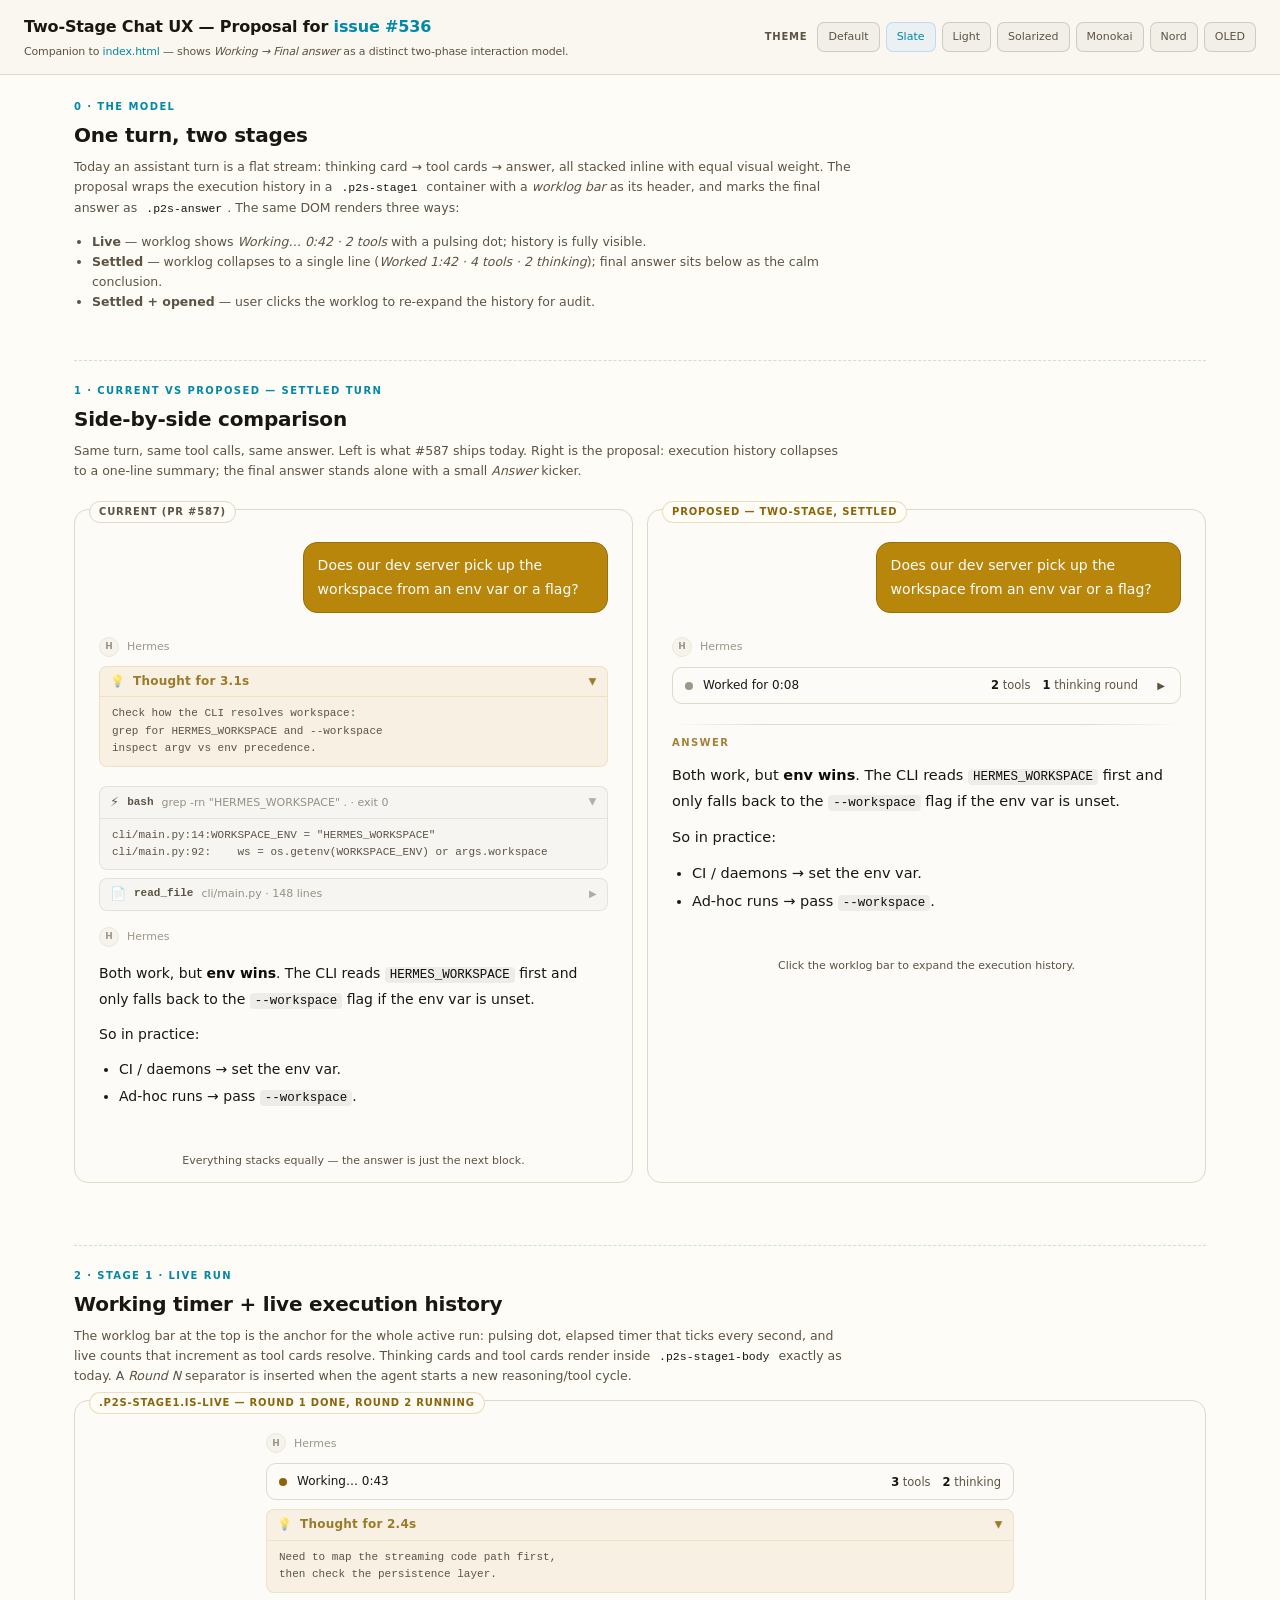
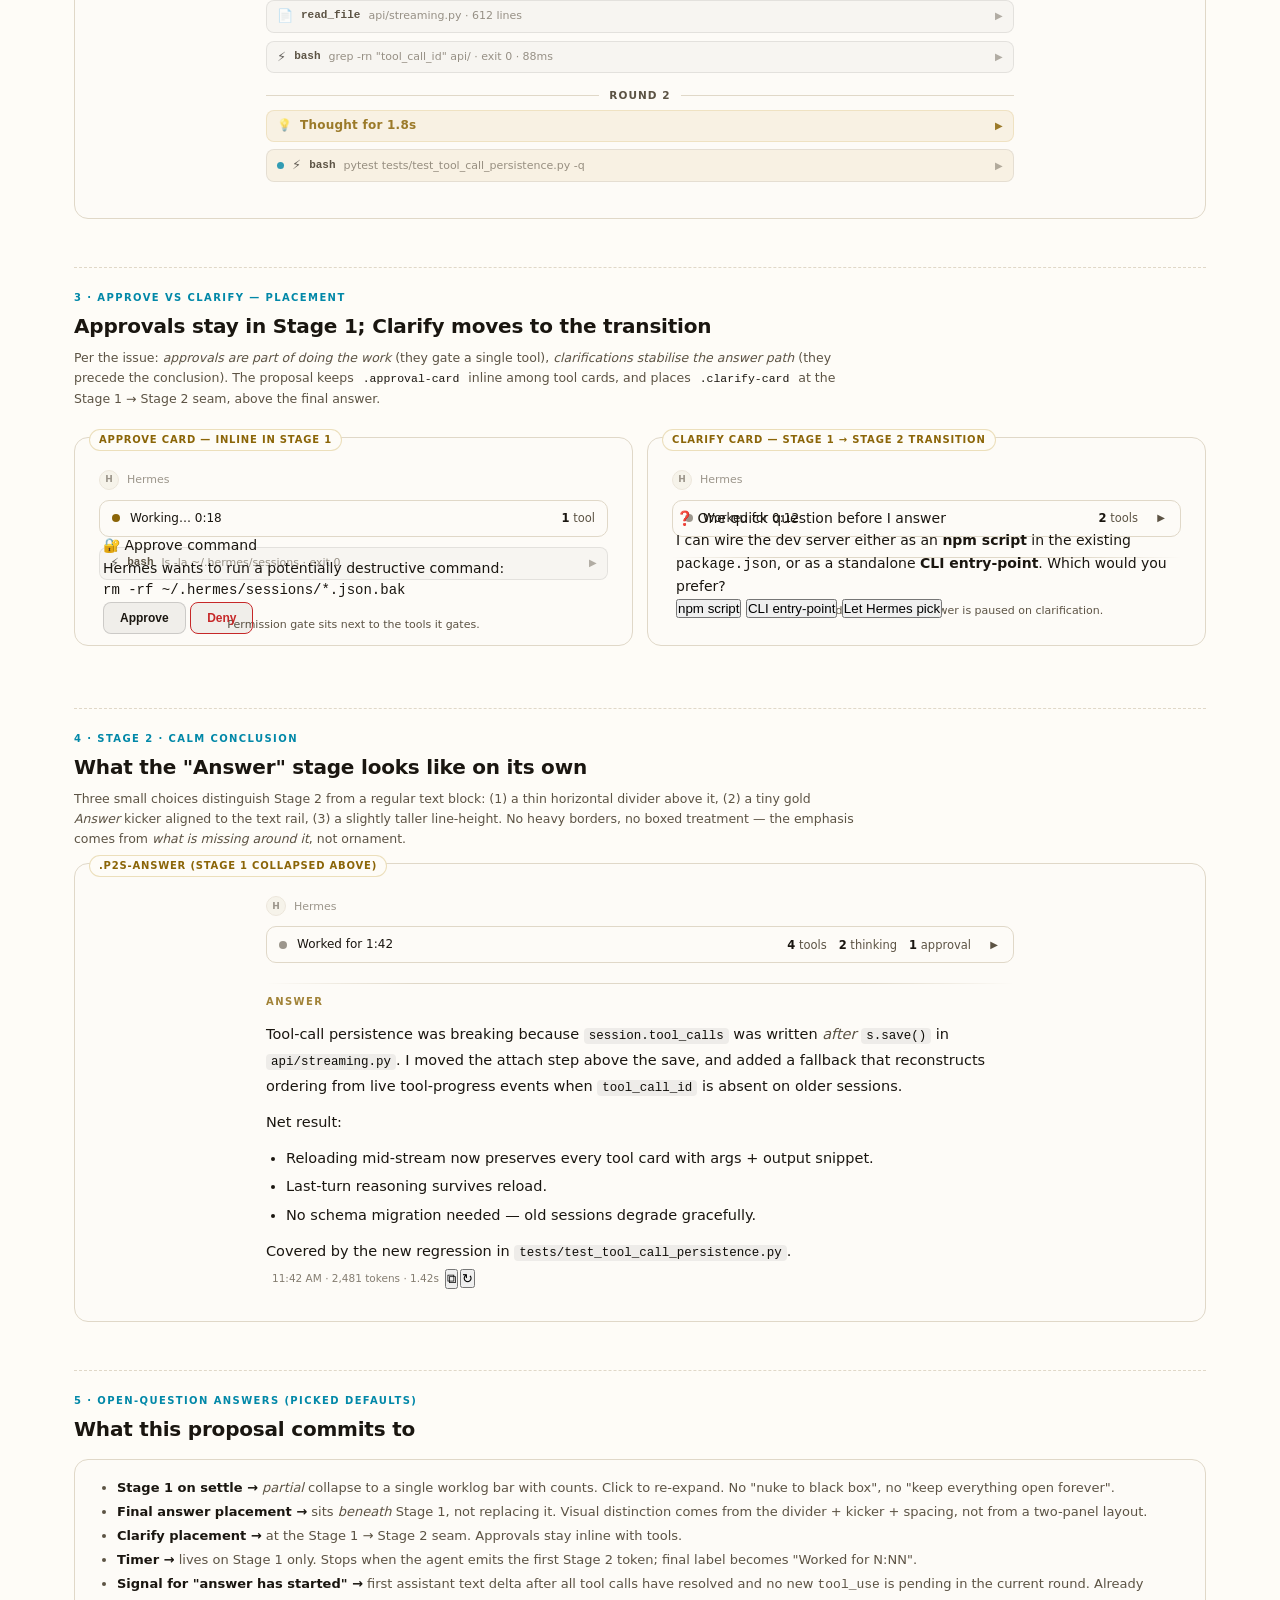
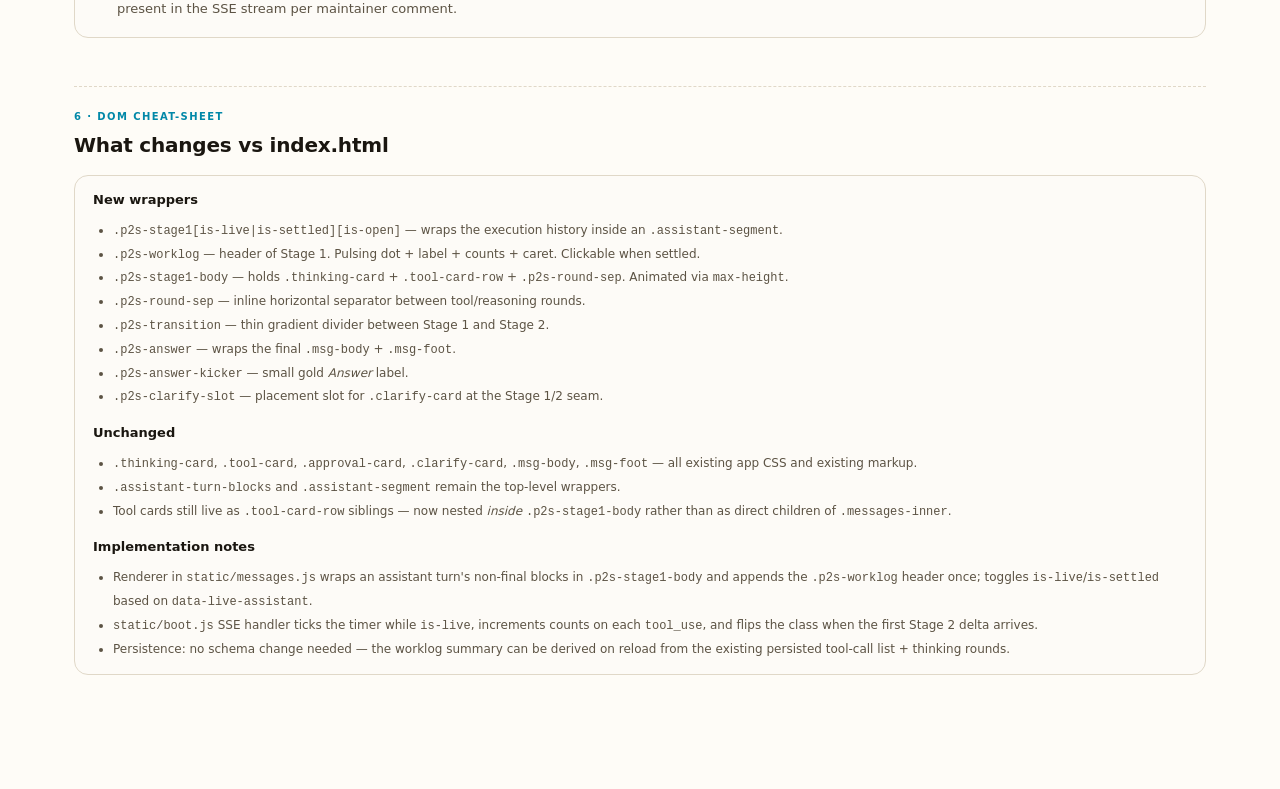
<file: webui/docs/ui-ux/two-stage-proposal.html>
<!doctype html>
<html lang="en" data-theme="slate">
<head>
  <meta charset="utf-8">
  <title>Hermes WebUI — Two-Stage Chat Proposal (Issue #536)</title>
  <meta name="viewport" content="width=device-width,initial-scale=1">
  <link rel="stylesheet" href="../../static/style.css">
  <style>
    /* ──────────────────────────────────────────────────────────────
       Doc-chrome scaffold (same pattern as index.html) — real app CSS
       is used unchanged inside .messages / .msg-row. New proposed
       elements are prefixed .p2s- so nothing collides with the app.
       ────────────────────────────────────────────────────────────── */
    body{display:block !important;height:auto !important;min-height:100vh;overflow:auto !important;}
    .doc-header{position:sticky;top:0;z-index:50;background:var(--topbar-bg);backdrop-filter:blur(12px);border-bottom:1px solid var(--border);padding:14px 24px;display:flex;flex-wrap:wrap;align-items:center;gap:14px;}
    .doc-title{font-size:16px;font-weight:700;letter-spacing:-.01em;color:var(--text);}
    .doc-title small{display:block;font-size:11px;font-weight:500;color:var(--muted);margin-top:3px;}
    .doc-title a{color:var(--blue);text-decoration:none;}
    .doc-toggles{display:flex;flex-wrap:wrap;gap:6px;margin-left:auto;}
    .doc-toggles button{font:inherit;font-size:11px;padding:5px 10px;border-radius:7px;border:1px solid var(--border2);background:var(--input-bg);color:var(--muted);cursor:pointer;}
    .doc-toggles button.on{background:rgba(124,185,255,.12);border-color:rgba(124,185,255,.4);color:var(--blue);}
    .doc-main{max-width:1180px;margin:0 auto;padding:24px 24px 120px;}
    .doc-section{margin:48px 0 8px;padding-top:22px;border-top:1px dashed var(--border);}
    .doc-section:first-of-type{border-top:none;padding-top:0;margin-top:0;}
    .doc-kicker{font-size:10px;font-weight:700;letter-spacing:.14em;text-transform:uppercase;color:var(--blue);}
    .doc-h{font-size:20px;font-weight:700;color:var(--text);margin:4px 0 6px;letter-spacing:-.01em;}
    .doc-note{font-size:12.5px;color:var(--muted);line-height:1.6;max-width:780px;margin-bottom:14px;}
    .doc-note code{color:var(--text);background:rgba(255,255,255,.05);padding:1px 5px;border-radius:4px;font-size:11.5px;}
    .doc-card{position:relative;background:var(--main-bg);border:1px solid var(--border);border-radius:14px;padding:6px 8px;margin:14px 0;}
    .doc-label{position:absolute;top:-9px;left:14px;font-size:10px;font-weight:700;text-transform:uppercase;letter-spacing:.08em;padding:2px 9px;background:var(--bg);color:var(--muted);border:1px solid var(--border);border-radius:999px;}
    .doc-label.current{color:var(--muted);}
    .doc-label.proposed{color:var(--gold);border-color:rgba(201,168,76,.35);background:var(--bg);}
    .force-show .msg-actions,.force-show .msg-time,.force-show .msg-foot{opacity:1 !important;}
    .messages.doc-messages{overflow:visible;display:block;}
    .messages-inner.doc-inner{padding:14px 16px;}
    .approval-card.doc-visible,.clarify-card.doc-visible{display:block;}
    .doc-grid-2{display:grid;grid-template-columns:repeat(auto-fit,minmax(440px,1fr));gap:14px;}

    /* ──────────────────────────────────────────────────────────────
       Proposed two-stage elements (prefix .p2s-)

       The proposal introduces one container (.p2s-stage1) that wraps
       the execution history (thinking + tool cards) and one visual
       treatment (.p2s-answer) for the final-answer segment. The same
       DOM can be rendered in three modes:

         .p2s-stage1.is-live      →  Working timer + expanded history
         .p2s-stage1.is-settled   →  Collapsed to one-line summary
         .p2s-stage1.is-settled.is-open → expanded on demand

       Everything else (thinking-card, tool-card-row, msg-body) is the
       existing app CSS unchanged.
       ────────────────────────────────────────────────────────────── */

    /* Worklog bar — the header of Stage 1.
       Aligns with every other rail child via --msg-rail / --msg-max. */
    .p2s-worklog{
      display:flex;align-items:center;gap:10px;
      margin:4px 0 6px var(--msg-rail);
      max-width:var(--msg-max);
      padding:8px 12px;
      border:1px solid var(--border);
      border-radius:10px;
      background:rgba(255,255,255,.025);
      font-size:12px;color:var(--muted);
      cursor:pointer;user-select:none;
      transition:border-color .15s,background .15s;
    }
    .p2s-worklog:hover{border-color:var(--border2);background:rgba(255,255,255,.04);}
    .p2s-worklog-dot{
      width:8px;height:8px;border-radius:50%;background:var(--gold);flex-shrink:0;
      box-shadow:0 0 0 0 rgba(201,168,76,.4);
    }
    .p2s-stage1.is-live .p2s-worklog-dot{
      animation:p2sPulse 1.4s ease-in-out infinite;
    }
    .p2s-stage1.is-settled .p2s-worklog-dot{
      background:var(--muted);opacity:.6;
    }
    @keyframes p2sPulse{
      0%,100%{box-shadow:0 0 0 0 rgba(201,168,76,.45);}
      50%{box-shadow:0 0 0 6px rgba(201,168,76,0);}
    }
    .p2s-worklog-label{color:var(--text);font-weight:500;}
    .p2s-worklog-stats{margin-left:auto;display:flex;gap:12px;color:var(--muted);font-size:11.5px;}
    .p2s-worklog-stats b{color:var(--text);font-weight:600;}
    .p2s-worklog-caret{
      display:inline-block;width:14px;height:14px;line-height:14px;text-align:center;
      color:var(--muted);font-size:10px;transition:transform .2s;
      margin-left:6px;
    }
    .p2s-stage1.is-live .p2s-worklog-caret{display:none;}
    .p2s-stage1.is-settled.is-open .p2s-worklog-caret{transform:rotate(90deg);}

    /* Stage 1 body — holds thinking + tool cards + round separators. */
    .p2s-stage1-body{
      overflow:hidden;
      transition:max-height .35s ease,opacity .25s ease;
    }
    .p2s-stage1.is-live .p2s-stage1-body,
    .p2s-stage1.is-settled.is-open .p2s-stage1-body{
      max-height:2000px;opacity:1;
    }
    .p2s-stage1.is-settled:not(.is-open) .p2s-stage1-body{
      max-height:0;opacity:0;pointer-events:none;
    }

    /* Round separator — shown inside Stage 1 between execution rounds. */
    .p2s-round-sep{
      display:flex;align-items:center;gap:10px;
      margin:10px 0 6px var(--msg-rail);
      max-width:var(--msg-max);
      color:var(--muted);
      font-size:10.5px;font-weight:700;letter-spacing:.1em;text-transform:uppercase;
    }
    .p2s-round-sep::before,.p2s-round-sep::after{
      content:"";flex:1;height:1px;background:var(--border);
    }

    /* Stage 1 → Stage 2 transition divider. */
    .p2s-transition{
      margin:14px 0 10px var(--msg-rail);
      max-width:var(--msg-max);
      height:1px;
      background:linear-gradient(
        to right,transparent,var(--border) 20%,var(--border) 80%,transparent
      );
    }

    /* Stage 2 — the final answer wrapper.

       Design intent: nothing loud. A small "Answer" kicker in gold,
       slightly taller line-height, the existing .msg-body styling,
       and a gentle top breathing-space. The user arrives at this
       block and it *feels* like a conclusion, not another tool row.
    */
    .p2s-answer{margin-top:8px;}
    .p2s-answer-kicker{
      margin:0 0 4px var(--msg-rail);
      max-width:var(--msg-max);
      font-size:10px;font-weight:700;letter-spacing:.14em;text-transform:uppercase;
      color:var(--gold);opacity:.8;
    }
    .p2s-answer .msg-body{
      font-size:14.5px;line-height:1.78;
    }

    /* Clarify slot — placed at the transition rather than inline. */
    .p2s-clarify-slot{
      margin:12px 0 4px var(--msg-rail);
      max-width:var(--msg-max);
    }
    .p2s-clarify-slot .clarify-card{margin:0;}

    /* Comparison-grid accents. */
    .doc-compare-caption{
      font-size:11px;color:var(--muted);text-align:center;padding:6px 0;
    }
  </style>
</head>
<body>

<header class="doc-header">
  <div class="doc-title">
    Two-Stage Chat UX — Proposal for <a href="https://github.com/nesquena/hermes-webui/issues/536" target="_blank">issue #536</a>
    <small>Companion to <a href="./index.html">index.html</a> — shows <em>Working → Final answer</em> as a distinct two-phase interaction model.</small>
  </div>
  <div class="doc-toggles">
    <strong style="font-size:10px;color:var(--muted);letter-spacing:.08em;text-transform:uppercase;align-self:center;margin-right:4px;">Theme</strong>
    <button data-theme-btn="default">Default</button>
    <button data-theme-btn="slate" class="on">Slate</button>
    <button data-theme-btn="light">Light</button>
    <button data-theme-btn="solarized">Solarized</button>
    <button data-theme-btn="monokai">Monokai</button>
    <button data-theme-btn="nord">Nord</button>
    <button data-theme-btn="oled">OLED</button>
  </div>
</header>

<main class="doc-main">

<!-- ============================================================= -->
<section class="doc-section">
  <div class="doc-kicker">0 · The model</div>
  <h2 class="doc-h">One turn, two stages</h2>
  <p class="doc-note">
    Today an assistant turn is a flat stream: thinking card → tool cards → answer, all stacked
    inline with equal visual weight. The proposal wraps the execution history in a
    <code>.p2s-stage1</code> container with a <em>worklog bar</em> as its header, and marks the
    final answer as <code>.p2s-answer</code>. The same DOM renders three ways:
  </p>
  <ul class="doc-note" style="padding-left:18px;list-style:disc;">
    <li><b>Live</b> — worklog shows <em>Working… 0:42 · 2 tools</em> with a pulsing dot; history is fully visible.</li>
    <li><b>Settled</b> — worklog collapses to a single line (<em>Worked 1:42 · 4 tools · 2 thinking</em>); final answer sits below as the calm conclusion.</li>
    <li><b>Settled + opened</b> — user clicks the worklog to re-expand the history for audit.</li>
  </ul>
</section>

<!-- ============================================================= -->
<section class="doc-section">
  <div class="doc-kicker">1 · Current vs proposed — settled turn</div>
  <h2 class="doc-h">Side-by-side comparison</h2>
  <p class="doc-note">
    Same turn, same tool calls, same answer. Left is what #587 ships today. Right is the
    proposal: execution history collapses to a one-line summary; the final answer stands alone
    with a small <em>Answer</em> kicker.
  </p>

  <div class="doc-grid-2">

    <!-- CURRENT ──────────────────────────────────────────────── -->
    <div class="doc-card"><span class="doc-label current">Current (PR #587)</span>
      <div class="messages doc-messages"><div class="messages-inner doc-inner">
        <div class="msg-row" data-role="user">
          <div class="msg-body"><p>Does our dev server pick up the workspace from an env var or a flag?</p></div>
        </div>
        <div class="msg-row assistant-turn" data-role="assistant">
          <div class="msg-role assistant"><span class="role-icon assistant">H</span><span>Hermes</span></div>
          <div class="assistant-turn-blocks"><div class="assistant-segment">
            <div class="thinking-card open">
              <div class="thinking-card-header">
                <span class="thinking-card-icon">💡</span>
                <span class="thinking-card-label">Thought for 3.1s</span>
                <span class="thinking-card-toggle">▶</span>
              </div>
              <div class="thinking-card-body"><pre>Check how the CLI resolves workspace:
grep for HERMES_WORKSPACE and --workspace
inspect argv vs env precedence.</pre></div>
            </div>
          </div></div>
        </div>
        <div class="tool-card-row">
          <div class="tool-card open">
            <div class="tool-card-header">
              <span class="tool-card-icon">⚡</span>
              <span class="tool-card-name">bash</span>
              <span class="tool-card-preview">grep -rn "HERMES_WORKSPACE" . · exit 0</span>
              <span class="tool-card-toggle">▶</span>
            </div>
            <div class="tool-card-detail">
              <div class="tool-card-result"><pre>cli/main.py:14:WORKSPACE_ENV = "HERMES_WORKSPACE"
cli/main.py:92:    ws = os.getenv(WORKSPACE_ENV) or args.workspace</pre></div>
            </div>
          </div>
        </div>
        <div class="tool-card-row">
          <div class="tool-card">
            <div class="tool-card-header">
              <span class="tool-card-icon">📄</span>
              <span class="tool-card-name">read_file</span>
              <span class="tool-card-preview">cli/main.py · 148 lines</span>
              <span class="tool-card-toggle">▶</span>
            </div>
          </div>
        </div>
        <div class="msg-row assistant-turn" data-role="assistant">
          <div class="msg-role assistant"><span class="role-icon assistant">H</span><span>Hermes</span></div>
          <div class="assistant-turn-blocks"><div class="assistant-segment">
            <div class="msg-body">
              <p>Both work, but <strong>env wins</strong>. The CLI reads
              <code>HERMES_WORKSPACE</code> first and only falls back to the
              <code>--workspace</code> flag if the env var is unset.</p>
              <p>So in practice:</p>
              <ul>
                <li>CI / daemons → set the env var.</li>
                <li>Ad-hoc runs → pass <code>--workspace</code>.</li>
              </ul>
            </div>
          </div></div>
        </div>
      </div></div>
      <div class="doc-compare-caption">Everything stacks equally — the answer is just the next block.</div>
    </div>

    <!-- PROPOSED ─────────────────────────────────────────────── -->
    <div class="doc-card"><span class="doc-label proposed">Proposed — two-stage, settled</span>
      <div class="messages doc-messages"><div class="messages-inner doc-inner">
        <div class="msg-row" data-role="user">
          <div class="msg-body"><p>Does our dev server pick up the workspace from an env var or a flag?</p></div>
        </div>
        <div class="msg-row assistant-turn" data-role="assistant">
          <div class="msg-role assistant"><span class="role-icon assistant">H</span><span>Hermes</span></div>
          <div class="assistant-turn-blocks"><div class="assistant-segment">

            <!-- Stage 1 — settled, collapsed to summary (click to expand) -->
            <div class="p2s-stage1 is-settled" data-p2s-toggle>
              <div class="p2s-worklog">
                <span class="p2s-worklog-dot"></span>
                <span class="p2s-worklog-label">Worked for 0:08</span>
                <span class="p2s-worklog-stats">
                  <span><b>2</b> tools</span>
                  <span><b>1</b> thinking round</span>
                </span>
                <span class="p2s-worklog-caret">▶</span>
              </div>
              <div class="p2s-stage1-body">
                <div class="thinking-card open">
                  <div class="thinking-card-header">
                    <span class="thinking-card-icon">💡</span>
                    <span class="thinking-card-label">Thought for 3.1s</span>
                    <span class="thinking-card-toggle">▶</span>
                  </div>
                  <div class="thinking-card-body"><pre>Check how the CLI resolves workspace:
grep for HERMES_WORKSPACE and --workspace
inspect argv vs env precedence.</pre></div>
                </div>
                <div class="tool-card-row">
                  <div class="tool-card">
                    <div class="tool-card-header">
                      <span class="tool-card-icon">⚡</span>
                      <span class="tool-card-name">bash</span>
                      <span class="tool-card-preview">grep -rn "HERMES_WORKSPACE" . · exit 0</span>
                      <span class="tool-card-toggle">▶</span>
                    </div>
                  </div>
                </div>
                <div class="tool-card-row">
                  <div class="tool-card">
                    <div class="tool-card-header">
                      <span class="tool-card-icon">📄</span>
                      <span class="tool-card-name">read_file</span>
                      <span class="tool-card-preview">cli/main.py · 148 lines</span>
                      <span class="tool-card-toggle">▶</span>
                    </div>
                  </div>
                </div>
              </div>
            </div>

            <!-- Stage 2 — the final answer -->
            <div class="p2s-transition"></div>
            <div class="p2s-answer">
              <div class="p2s-answer-kicker">Answer</div>
              <div class="msg-body">
                <p>Both work, but <strong>env wins</strong>. The CLI reads
                <code>HERMES_WORKSPACE</code> first and only falls back to the
                <code>--workspace</code> flag if the env var is unset.</p>
                <p>So in practice:</p>
                <ul>
                  <li>CI / daemons → set the env var.</li>
                  <li>Ad-hoc runs → pass <code>--workspace</code>.</li>
                </ul>
              </div>
            </div>

          </div></div>
        </div>
      </div></div>
      <div class="doc-compare-caption">Click the worklog bar to expand the execution history.</div>
    </div>
  </div>
</section>

<!-- ============================================================= -->
<section class="doc-section">
  <div class="doc-kicker">2 · Stage 1 · Live run</div>
  <h2 class="doc-h">Working timer + live execution history</h2>
  <p class="doc-note">
    The worklog bar at the top is the anchor for the whole active run: pulsing dot, elapsed
    timer that ticks every second, and live counts that increment as tool cards resolve.
    Thinking cards and tool cards render inside <code>.p2s-stage1-body</code> exactly as today.
    A <em>Round N</em> separator is inserted when the agent starts a new reasoning/tool cycle.
  </p>

  <div class="doc-card"><span class="doc-label proposed">.p2s-stage1.is-live — Round 1 done, Round 2 running</span>
    <div class="messages doc-messages"><div class="messages-inner doc-inner">
      <div class="msg-row assistant-turn" data-role="assistant">
        <div class="msg-role assistant"><span class="role-icon assistant">H</span><span>Hermes</span></div>
        <div class="assistant-turn-blocks"><div class="assistant-segment" data-live-assistant="1">

          <div class="p2s-stage1 is-live">
            <div class="p2s-worklog">
              <span class="p2s-worklog-dot"></span>
              <span class="p2s-worklog-label">Working… <span id="p2sTimer">0:42</span></span>
              <span class="p2s-worklog-stats">
                <span><b>3</b> tools</span>
                <span><b>2</b> thinking</span>
              </span>
            </div>
            <div class="p2s-stage1-body">

              <div class="thinking-card open">
                <div class="thinking-card-header">
                  <span class="thinking-card-icon">💡</span>
                  <span class="thinking-card-label">Thought for 2.4s</span>
                  <span class="thinking-card-toggle">▶</span>
                </div>
                <div class="thinking-card-body"><pre>Need to map the streaming code path first,
then check the persistence layer.</pre></div>
              </div>

              <div class="tool-card-row">
                <div class="tool-card">
                  <div class="tool-card-header">
                    <span class="tool-card-icon">📄</span>
                    <span class="tool-card-name">read_file</span>
                    <span class="tool-card-preview">api/streaming.py · 612 lines</span>
                    <span class="tool-card-toggle">▶</span>
                  </div>
                </div>
              </div>

              <div class="tool-card-row">
                <div class="tool-card">
                  <div class="tool-card-header">
                    <span class="tool-card-icon">⚡</span>
                    <span class="tool-card-name">bash</span>
                    <span class="tool-card-preview">grep -rn "tool_call_id" api/ · exit 0 · 88ms</span>
                    <span class="tool-card-toggle">▶</span>
                  </div>
                </div>
              </div>

              <div class="p2s-round-sep">Round 2</div>

              <div class="thinking-card">
                <div class="thinking-card-header">
                  <span class="thinking-card-icon">💡</span>
                  <span class="thinking-card-label">Thought for 1.8s</span>
                  <span class="thinking-card-toggle">▶</span>
                </div>
                <div class="thinking-card-body"><pre>Streaming looks fine — drill into how
tool_calls get attached before save.</pre></div>
              </div>

              <div class="tool-card-row">
                <div class="tool-card tool-card-running">
                  <div class="tool-card-header">
                    <span class="tool-card-running-dot"></span>
                    <span class="tool-card-icon">⚡</span>
                    <span class="tool-card-name">bash</span>
                    <span class="tool-card-preview">pytest tests/test_tool_call_persistence.py -q</span>
                    <span class="tool-card-toggle">▶</span>
                  </div>
                </div>
              </div>

            </div>
          </div>

        </div></div>
      </div>
    </div></div>
  </div>
</section>

<!-- ============================================================= -->
<section class="doc-section">
  <div class="doc-kicker">3 · Approve vs Clarify — placement</div>
  <h2 class="doc-h">Approvals stay in Stage 1; Clarify moves to the transition</h2>
  <p class="doc-note">
    Per the issue: <em>approvals are part of doing the work</em> (they gate a single tool),
    <em>clarifications stabilise the answer path</em> (they precede the conclusion). The
    proposal keeps <code>.approval-card</code> inline among tool cards, and places
    <code>.clarify-card</code> at the Stage 1 → Stage 2 seam, above the final answer.
  </p>

  <div class="doc-grid-2">

    <!-- Approve inline in Stage 1 -->
    <div class="doc-card"><span class="doc-label proposed">Approve card — inline in Stage 1</span>
      <div class="messages doc-messages"><div class="messages-inner doc-inner">
        <div class="msg-row assistant-turn" data-role="assistant">
          <div class="msg-role assistant"><span class="role-icon assistant">H</span><span>Hermes</span></div>
          <div class="assistant-turn-blocks"><div class="assistant-segment" data-live-assistant="1">

            <div class="p2s-stage1 is-live">
              <div class="p2s-worklog">
                <span class="p2s-worklog-dot"></span>
                <span class="p2s-worklog-label">Working… 0:18</span>
                <span class="p2s-worklog-stats"><span><b>1</b> tool</span></span>
              </div>
              <div class="p2s-stage1-body">
                <div class="tool-card-row">
                  <div class="tool-card">
                    <div class="tool-card-header">
                      <span class="tool-card-icon">⚡</span>
                      <span class="tool-card-name">bash</span>
                      <span class="tool-card-preview">ls -la ~/.hermes/sessions · exit 0</span>
                      <span class="tool-card-toggle">▶</span>
                    </div>
                  </div>
                </div>
                <div class="approval-card doc-visible">
                  <div class="approval-card-header">
                    <span class="approval-card-icon">🔐</span>
                    <span class="approval-card-title">Approve command</span>
                  </div>
                  <div class="approval-card-body">
                    <p class="approval-card-desc">Hermes wants to run a potentially destructive command:</p>
                    <pre class="approval-card-cmd">rm -rf ~/.hermes/sessions/*.json.bak</pre>
                  </div>
                  <div class="approval-card-actions">
                    <button class="approval-btn approve">Approve</button>
                    <button class="approval-btn deny">Deny</button>
                  </div>
                </div>
              </div>
            </div>

          </div></div>
        </div>
      </div></div>
      <div class="doc-compare-caption">Permission gate sits next to the tools it gates.</div>
    </div>

    <!-- Clarify at transition -->
    <div class="doc-card"><span class="doc-label proposed">Clarify card — Stage 1 → Stage 2 transition</span>
      <div class="messages doc-messages"><div class="messages-inner doc-inner">
        <div class="msg-row assistant-turn" data-role="assistant">
          <div class="msg-role assistant"><span class="role-icon assistant">H</span><span>Hermes</span></div>
          <div class="assistant-turn-blocks"><div class="assistant-segment">

            <div class="p2s-stage1 is-settled" data-p2s-toggle>
              <div class="p2s-worklog">
                <span class="p2s-worklog-dot"></span>
                <span class="p2s-worklog-label">Worked for 0:12</span>
                <span class="p2s-worklog-stats"><span><b>2</b> tools</span></span>
                <span class="p2s-worklog-caret">▶</span>
              </div>
              <div class="p2s-stage1-body">
                <div class="tool-card-row">
                  <div class="tool-card">
                    <div class="tool-card-header">
                      <span class="tool-card-icon">📄</span>
                      <span class="tool-card-name">read_file</span>
                      <span class="tool-card-preview">package.json · 48 lines</span>
                      <span class="tool-card-toggle">▶</span>
                    </div>
                  </div>
                </div>
                <div class="tool-card-row">
                  <div class="tool-card">
                    <div class="tool-card-header">
                      <span class="tool-card-icon">⚡</span>
                      <span class="tool-card-name">bash</span>
                      <span class="tool-card-preview">ls src/ · exit 0</span>
                      <span class="tool-card-toggle">▶</span>
                    </div>
                  </div>
                </div>
              </div>
            </div>

            <div class="p2s-transition"></div>
            <div class="p2s-clarify-slot">
              <div class="clarify-card doc-visible">
                <div class="clarify-card-header">
                  <span class="clarify-card-icon">❓</span>
                  <span class="clarify-card-title">One quick question before I answer</span>
                </div>
                <div class="clarify-card-body">
                  <p>I can wire the dev server either as an <strong>npm script</strong> in the
                  existing <code>package.json</code>, or as a standalone <strong>CLI
                  entry-point</strong>. Which would you prefer?</p>
                </div>
                <div class="clarify-card-actions">
                  <button class="clarify-opt">npm script</button>
                  <button class="clarify-opt">CLI entry-point</button>
                  <button class="clarify-opt">Let Hermes pick</button>
                </div>
              </div>
            </div>

          </div></div>
        </div>
      </div></div>
      <div class="doc-compare-caption">Stage 1 is already settled; the answer is paused on clarification.</div>
    </div>
  </div>
</section>

<!-- ============================================================= -->
<section class="doc-section">
  <div class="doc-kicker">4 · Stage 2 · Calm conclusion</div>
  <h2 class="doc-h">What the "Answer" stage looks like on its own</h2>
  <p class="doc-note">
    Three small choices distinguish Stage 2 from a regular text block:
    (1) a thin horizontal divider above it, (2) a tiny gold <em>Answer</em> kicker aligned to
    the text rail, (3) a slightly taller line-height. No heavy borders, no boxed treatment —
    the emphasis comes from <em>what is missing around it</em>, not ornament.
  </p>

  <div class="doc-card"><span class="doc-label proposed">.p2s-answer (Stage 1 collapsed above)</span>
    <div class="messages doc-messages"><div class="messages-inner doc-inner">
      <div class="msg-row assistant-turn" data-role="assistant">
        <div class="msg-role assistant"><span class="role-icon assistant">H</span><span>Hermes</span></div>
        <div class="assistant-turn-blocks"><div class="assistant-segment">

          <div class="p2s-stage1 is-settled" data-p2s-toggle>
            <div class="p2s-worklog">
              <span class="p2s-worklog-dot"></span>
              <span class="p2s-worklog-label">Worked for 1:42</span>
              <span class="p2s-worklog-stats">
                <span><b>4</b> tools</span>
                <span><b>2</b> thinking</span>
                <span><b>1</b> approval</span>
              </span>
              <span class="p2s-worklog-caret">▶</span>
            </div>
            <div class="p2s-stage1-body">
              <div class="thinking-card"><div class="thinking-card-header"><span class="thinking-card-icon">💡</span><span class="thinking-card-label">Thought for 2.4s</span><span class="thinking-card-toggle">▶</span></div></div>
              <div class="tool-card-row"><div class="tool-card"><div class="tool-card-header"><span class="tool-card-icon">📄</span><span class="tool-card-name">read_file</span><span class="tool-card-preview">api/streaming.py</span><span class="tool-card-toggle">▶</span></div></div></div>
              <div class="tool-card-row"><div class="tool-card"><div class="tool-card-header"><span class="tool-card-icon">⚡</span><span class="tool-card-name">bash</span><span class="tool-card-preview">grep -rn "tool_call_id" api/</span><span class="tool-card-toggle">▶</span></div></div></div>
              <div class="p2s-round-sep">Round 2</div>
              <div class="thinking-card"><div class="thinking-card-header"><span class="thinking-card-icon">💡</span><span class="thinking-card-label">Thought for 1.8s</span><span class="thinking-card-toggle">▶</span></div></div>
              <div class="tool-card-row"><div class="tool-card"><div class="tool-card-header"><span class="tool-card-icon">⚡</span><span class="tool-card-name">bash</span><span class="tool-card-preview">pytest -q · exit 0 · 2.4s</span><span class="tool-card-toggle">▶</span></div></div></div>
              <div class="tool-card-row"><div class="tool-card"><div class="tool-card-header"><span class="tool-card-icon">✍️</span><span class="tool-card-name">edit_file</span><span class="tool-card-preview">api/streaming.py · +12 −3</span><span class="tool-card-toggle">▶</span></div></div></div>
            </div>
          </div>

          <div class="p2s-transition"></div>
          <div class="p2s-answer">
            <div class="p2s-answer-kicker">Answer</div>
            <div class="msg-body">
              <p>Tool-call persistence was breaking because <code>session.tool_calls</code> was
              written <em>after</em> <code>s.save()</code> in <code>api/streaming.py</code>.
              I moved the attach step above the save, and added a fallback that reconstructs
              ordering from live tool-progress events when <code>tool_call_id</code> is absent
              on older sessions.</p>
              <p>Net result:</p>
              <ul>
                <li>Reloading mid-stream now preserves every tool card with args + output snippet.</li>
                <li>Last-turn reasoning survives reload.</li>
                <li>No schema migration needed — old sessions degrade gracefully.</li>
              </ul>
              <p>Covered by the new regression in <code>tests/test_tool_call_persistence.py</code>.</p>
            </div>
            <div class="msg-foot" style="opacity:1;padding-left:var(--msg-rail);">
              <span class="msg-time">11:42 AM · 2,481 tokens · 1.42s</span>
              <span class="msg-actions">
                <button class="msg-act" title="Copy">⧉</button>
                <button class="msg-act" title="Regenerate">↻</button>
              </span>
            </div>
          </div>

        </div></div>
      </div>
    </div></div>
  </div>
</section>

<!-- ============================================================= -->
<section class="doc-section">
  <div class="doc-kicker">5 · Open-question answers (picked defaults)</div>
  <h2 class="doc-h">What this proposal commits to</h2>
  <div class="doc-card" style="padding:16px 20px;">
    <ul style="color:var(--muted);font-size:13px;line-height:1.85;list-style:disc;padding-left:22px;margin:0;">
      <li><b style="color:var(--text);">Stage 1 on settle →</b> <em>partial</em> collapse to a
        single worklog bar with counts. Click to re-expand. No "nuke to black box", no "keep
        everything open forever".</li>
      <li><b style="color:var(--text);">Final answer placement →</b> sits <em>beneath</em> Stage 1,
        not replacing it. Visual distinction comes from the divider + kicker + spacing, not from
        a two-panel layout.</li>
      <li><b style="color:var(--text);">Clarify placement →</b> at the Stage 1 → Stage 2 seam.
        Approvals stay inline with tools.</li>
      <li><b style="color:var(--text);">Timer →</b> lives on Stage 1 only. Stops when the agent
        emits the first Stage 2 token; final label becomes "Worked for N:NN".</li>
      <li><b style="color:var(--text);">Signal for "answer has started" →</b> first assistant
        text delta after all tool calls have resolved and no new <code>tool_use</code> is pending
        in the current round. Already present in the SSE stream per maintainer comment.</li>
    </ul>
  </div>
</section>

<!-- ============================================================= -->
<section class="doc-section">
  <div class="doc-kicker">6 · DOM cheat-sheet</div>
  <h2 class="doc-h">What changes vs index.html</h2>
  <div class="doc-card" style="padding:14px 18px;">
    <h3 style="font-size:13px;color:var(--text);margin:0 0 8px;">New wrappers</h3>
    <ul style="color:var(--muted);font-size:12px;line-height:1.9;list-style:disc;padding-left:20px;">
      <li><code>.p2s-stage1[is-live|is-settled][is-open]</code> — wraps the execution history inside an <code>.assistant-segment</code>.</li>
      <li><code>.p2s-worklog</code> — header of Stage 1. Pulsing dot + label + counts + caret. Clickable when settled.</li>
      <li><code>.p2s-stage1-body</code> — holds <code>.thinking-card</code> + <code>.tool-card-row</code> + <code>.p2s-round-sep</code>. Animated via <code>max-height</code>.</li>
      <li><code>.p2s-round-sep</code> — inline horizontal separator between tool/reasoning rounds.</li>
      <li><code>.p2s-transition</code> — thin gradient divider between Stage 1 and Stage 2.</li>
      <li><code>.p2s-answer</code> — wraps the final <code>.msg-body</code> + <code>.msg-foot</code>.</li>
      <li><code>.p2s-answer-kicker</code> — small gold <em>Answer</em> label.</li>
      <li><code>.p2s-clarify-slot</code> — placement slot for <code>.clarify-card</code> at the Stage 1/2 seam.</li>
    </ul>
    <h3 style="font-size:13px;color:var(--text);margin:14px 0 8px;">Unchanged</h3>
    <ul style="color:var(--muted);font-size:12px;line-height:1.9;list-style:disc;padding-left:20px;">
      <li><code>.thinking-card</code>, <code>.tool-card</code>, <code>.approval-card</code>, <code>.clarify-card</code>, <code>.msg-body</code>, <code>.msg-foot</code> — all existing app CSS and existing markup.</li>
      <li><code>.assistant-turn-blocks</code> and <code>.assistant-segment</code> remain the top-level wrappers.</li>
      <li>Tool cards still live as <code>.tool-card-row</code> siblings — now nested <em>inside</em> <code>.p2s-stage1-body</code> rather than as direct children of <code>.messages-inner</code>.</li>
    </ul>
    <h3 style="font-size:13px;color:var(--text);margin:14px 0 8px;">Implementation notes</h3>
    <ul style="color:var(--muted);font-size:12px;line-height:1.9;list-style:disc;padding-left:20px;">
      <li>Renderer in <code>static/messages.js</code> wraps an assistant turn's non-final blocks in <code>.p2s-stage1-body</code> and appends the <code>.p2s-worklog</code> header once; toggles <code>is-live</code>/<code>is-settled</code> based on <code>data-live-assistant</code>.</li>
      <li><code>static/boot.js</code> SSE handler ticks the timer while <code>is-live</code>, increments counts on each <code>tool_use</code>, and flips the class when the first Stage 2 delta arrives.</li>
      <li>Persistence: no schema change needed — the worklog summary can be derived on reload from the existing persisted tool-call list + thinking rounds.</li>
    </ul>
  </div>
</section>

</main>

<script>
  // Theme picker (matches index.html)
  document.querySelectorAll('[data-theme-btn]').forEach(btn => {
    btn.addEventListener('click', () => {
      const t = btn.dataset.themeBtn;
      if (t === 'default') document.documentElement.removeAttribute('data-theme');
      else document.documentElement.setAttribute('data-theme', t);
      document.querySelectorAll('[data-theme-btn]').forEach(b => b.classList.toggle('on', b === btn));
    });
  });

  // Existing thinking/tool cards click-to-toggle.
  document.querySelectorAll('.thinking-card-header, .tool-card-header').forEach(h => {
    h.addEventListener('click', (e) => {
      e.stopPropagation();
      h.parentElement.classList.toggle('open');
    });
  });

  // Click the worklog bar on a settled Stage 1 to expand/collapse the history.
  document.querySelectorAll('.p2s-stage1[data-p2s-toggle] .p2s-worklog').forEach(bar => {
    bar.addEventListener('click', () => {
      const stage = bar.closest('.p2s-stage1');
      if (!stage.classList.contains('is-settled')) return;
      stage.classList.toggle('is-open');
    });
  });

  // Live timer demo in section 2 — ticks so the page feels alive.
  (function(){
    const el = document.getElementById('p2sTimer');
    if (!el) return;
    let [m, s] = el.textContent.split(':').map(Number);
    setInterval(() => {
      s = (s + 1) % 60;
      if (s === 0) m += 1;
      el.textContent = m + ':' + String(s).padStart(2,'0');
    }, 1000);
  })();
</script>

</body>
</html>
</file>
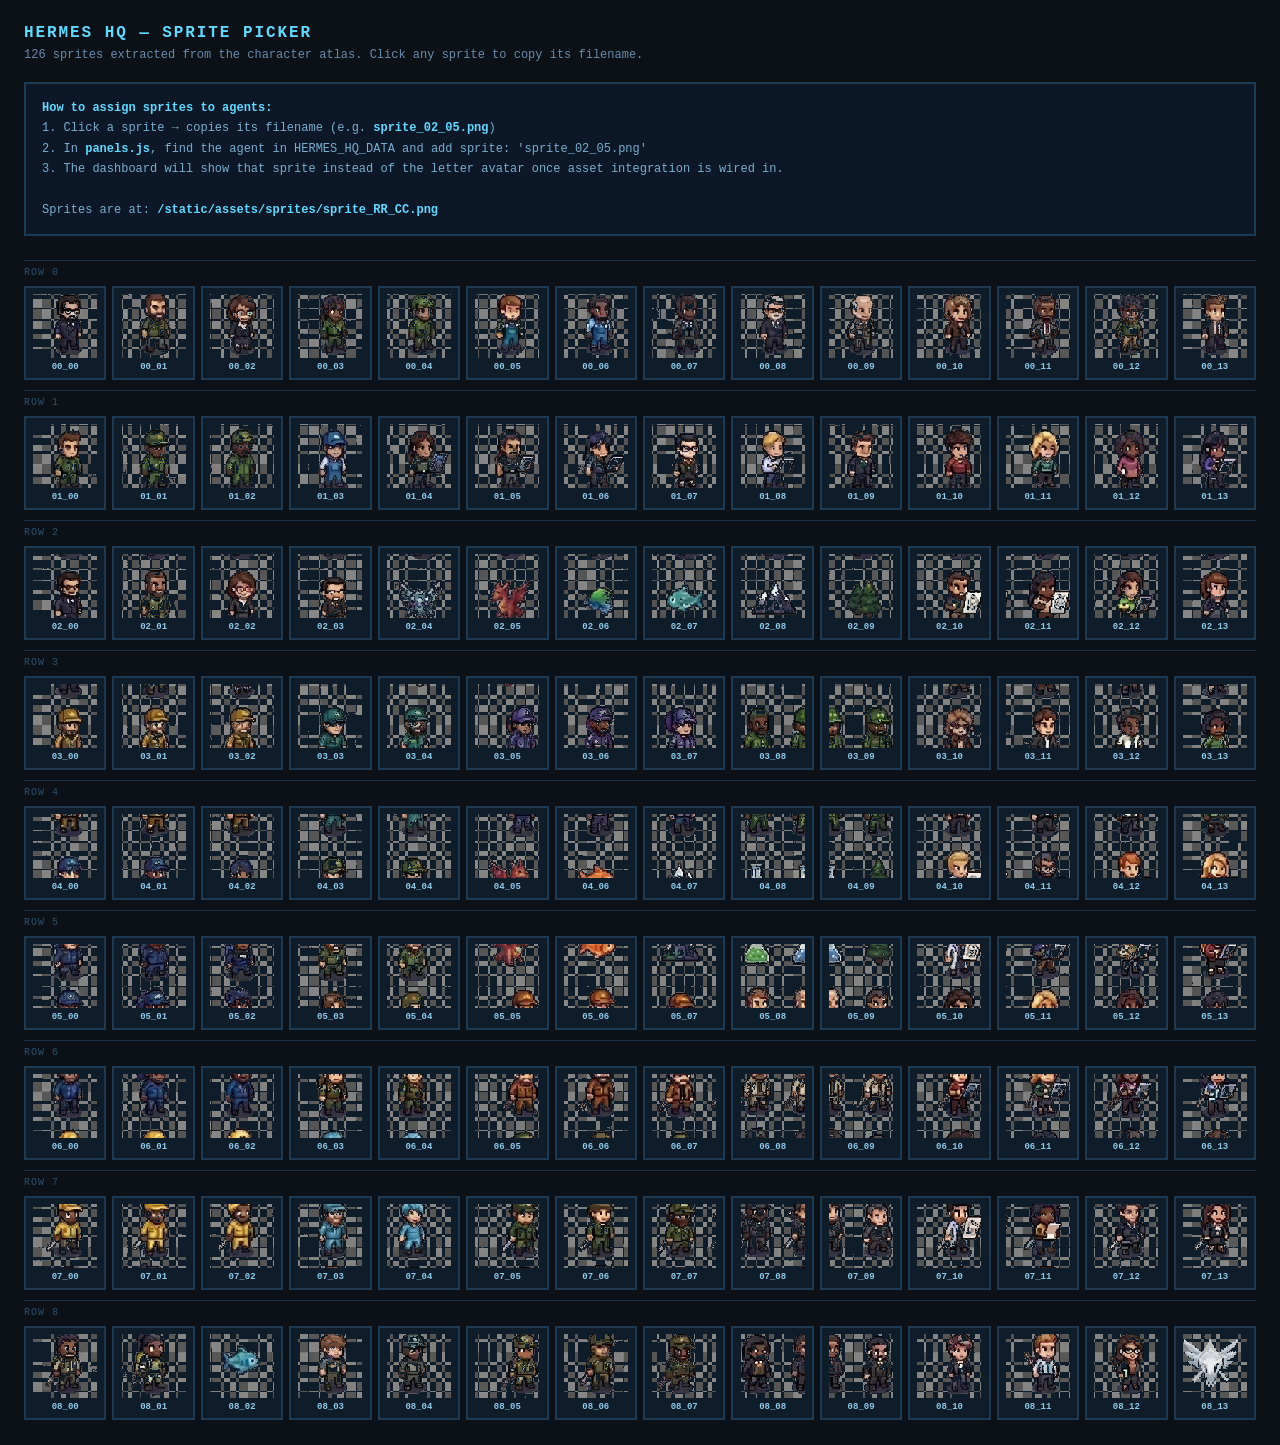
<file: webui/static/assets/sprite-picker.html>
<!DOCTYPE html>
<html lang="en">
<head>
<meta charset="UTF-8">
<title>Hermes HQ — Sprite Picker</title>
<style>
  * { box-sizing: border-box; margin: 0; padding: 0; }
  body {
    background: #0b1117;
    color: #d0e4f0;
    font-family: 'SF Mono', ui-monospace, monospace;
    padding: 24px;
  }
  h1 { font-size: 16px; letter-spacing: .12em; text-transform: uppercase; color: #62d8ff; margin-bottom: 6px; }
  p  { font-size: 12px; color: #6a8aab; margin-bottom: 20px; }
  .grid {
    display: grid;
    grid-template-columns: repeat(14, 1fr);
    gap: 6px;
  }
  .cell {
    display: flex;
    flex-direction: column;
    align-items: center;
    gap: 4px;
    padding: 6px 4px;
    border: 2px solid #1e3a52;
    background: #0f1c2a;
    cursor: pointer;
    transition: border-color .1s, transform .1s;
    user-select: none;
  }
  .cell:hover  { border-color: #62d8ff; transform: translate(-1px,-1px); }
  .cell.copied { border-color: #3fc87a; background: #0e2218; }
  .cell img {
    width: 64px; height: 64px;
    image-rendering: pixelated;
    image-rendering: crisp-edges;
  }
  .cell .name {
    font-size: 9px;
    color: #4a7a9b;
    text-align: center;
    word-break: break-all;
  }
  .cell .name b { color: #8fc9e8; }
  .row-label {
    grid-column: 1 / -1;
    font-size: 10px;
    color: #2a5070;
    letter-spacing: .1em;
    text-transform: uppercase;
    padding: 6px 0 2px;
    border-top: 1px solid #1a3048;
    margin-top: 4px;
  }
  #toast {
    position: fixed; bottom: 20px; right: 20px;
    background: #1a4a2a; border: 2px solid #3fc87a;
    color: #9dffc4; font-size: 12px;
    padding: 10px 16px;
    opacity: 0; transition: opacity .2s;
    pointer-events: none;
  }
  #toast.show { opacity: 1; }
  .instructions {
    margin-bottom: 20px; padding: 14px 16px;
    border: 2px solid #1e3a52; background: #0c1828;
    font-size: 12px; line-height: 1.7; color: #7aadcc;
  }
  .instructions b { color: #62d8ff; }
</style>
</head>
<body>

<h1>Hermes HQ — Sprite Picker</h1>
<p>126 sprites extracted from the character atlas. Click any sprite to copy its filename.</p>

<div class="instructions">
  <b>How to assign sprites to agents:</b><br>
  1. Click a sprite → copies its filename (e.g. <b>sprite_02_05.png</b>)<br>
  2. In <b>panels.js</b>, find the agent in <code>HERMES_HQ_DATA</code> and add <code>sprite: 'sprite_02_05.png'</code><br>
  3. The dashboard will show that sprite instead of the letter avatar once asset integration is wired in.<br>
  <br>
  Sprites are at: <b>/static/assets/sprites/sprite_RR_CC.png</b>
</div>

<div class="grid" id="grid"></div>
<div id="toast">Copied!</div>

<script>
const ROWS = 9, COLS = 14;
const grid = document.getElementById('grid');
const toast = document.getElementById('toast');
let toastTimer;

for (let row = 0; row < ROWS; row++) {
  const label = document.createElement('div');
  label.className = 'row-label';
  label.textContent = `Row ${row}`;
  grid.appendChild(label);

  for (let col = 0; col < COLS; col++) {
    const r = String(row).padStart(2,'0');
    const c = String(col).padStart(2,'0');
    const fname = `sprites/sprite_${r}_${c}.png`;

    const cell = document.createElement('div');
    cell.className = 'cell';
    cell.title = `Click to copy: ${fname}`;

    const img = document.createElement('img');
    img.src = fname;
    img.alt = fname;
    img.onerror = () => { cell.style.opacity = '.25'; };

    const name = document.createElement('div');
    name.className = 'name';
    name.innerHTML = `<b>${r}_${c}</b>`;

    cell.appendChild(img);
    cell.appendChild(name);

    cell.addEventListener('click', () => {
      navigator.clipboard.writeText(`sprite_${r}_${c}.png`).then(() => {
        cell.classList.add('copied');
        setTimeout(() => cell.classList.remove('copied'), 1200);
        clearTimeout(toastTimer);
        toast.textContent = `Copied: sprite_${r}_${c}.png`;
        toast.classList.add('show');
        toastTimer = setTimeout(() => toast.classList.remove('show'), 1800);
      });
    });

    grid.appendChild(cell);
  }
}
</script>
</body>
</html>
</file>
<file: webui/static/style.css>
*, *::before, *::after { box-sizing: border-box; margin: 0; padding: 0; }
  /* ── Light mode (default) — warm gold-tinted palette from Hermes brand ── */
  :root {
    --bg:#FEFCF7;--sidebar:#FAF7F0;--border:#E0D8C8;--border2:rgba(0,0,0,0.15);
    --text:#1A1610;--muted:#5C5344;--accent:#B8860B;--blue:#0288A8;--gold:#8B6508;--code-bg:#F5F0E5;
    --surface:#F3EEE3;--topbar-bg:rgba(250,247,240,.98);--main-bg:rgba(254,252,247,0.5);
    --focus-ring:rgba(184,134,11,.35);--focus-glow:rgba(184,134,11,.1);
    --input-bg:rgba(0,0,0,.03);--hover-bg:rgba(0,0,0,.05);
    --strong:#0F0D08;--em:#5C5344;--code-text:#8b4513;--code-inline-bg:rgba(0,0,0,.06);--pre-text:#1A1610;
    --accent-hover:#996F08;--accent-bg:rgba(184,134,11,0.08);--accent-bg-strong:rgba(184,134,11,0.15);--accent-text:#8B6508;
    --error:#C62828;--success:#3D8B40;--warning:#E68A00;--info:#0288A8;
    --radius-sm:4px;--radius-md:8px;--radius-card:8px;--radius-lg:12px;--radius-pill:999px;
    --space-1:4px;--space-2:8px;--space-3:12px;--space-4:16px;
    --font-size-xs:11px;--font-size-sm:12px;--font-size-md:14px;
    --font-ui:-apple-system,BlinkMacSystemFont,"Segoe UI",Inter,system-ui,sans-serif;
    --surface-subtle:rgba(0,0,0,.025);--surface-subtle-hover:rgba(0,0,0,.045);
    --border-subtle:rgba(0,0,0,.08);--border-muted:rgba(0,0,0,.12);
    font-family:var(--font-ui);font-size:14px;line-height:1.6;
  }
  /* ── Font size modifiers ── */
  /* ── Font size preference: scale key UI text elements ── */
  /* Default is 14px (no attribute needed). Small=12px, Large=16px.            */
  /* We override the px values directly on key containers since most of the     */
  /* stylesheet uses hardcoded px — changing :root font-size alone only affects */
  /* the small number of em/rem values.                                         */

  /* Sidebar session list */
  :root[data-font-size="small"] .session-item { font-size: 11px; }
  :root[data-font-size="large"] .session-item { font-size: 15px; }
  :root[data-font-size="small"] .session-meta { font-size: 10px; }
  :root[data-font-size="large"] .session-meta { font-size: 13px; }
  :root[data-font-size="small"] .session-title-input { font-size: 11px; }
  :root[data-font-size="large"] .session-title-input { font-size: 15px; }

  /* Chat message body */
  :root[data-font-size="small"] .msg-body { font-size: 12px; }
  :root[data-font-size="large"] .msg-body { font-size: 16px; }
  :root[data-font-size="small"] .msg-body h1 { font-size: 21px; }
  :root[data-font-size="large"] .msg-body h1 { font-size: 27px; }
  :root[data-font-size="small"] .msg-body h2 { font-size: 17px; }
  :root[data-font-size="large"] .msg-body h2 { font-size: 23px; }
  :root[data-font-size="small"] .msg-body h3 { font-size: 15px; }
  :root[data-font-size="large"] .msg-body h3 { font-size: 20px; }
  :root[data-font-size="small"] .msg-body h4 { font-size: 13px; }
  :root[data-font-size="large"] .msg-body h4 { font-size: 17px; }
  :root[data-font-size="small"] .msg-body h5 { font-size: 12px; }
  :root[data-font-size="large"] .msg-body h5 { font-size: 16px; }
  :root[data-font-size="small"] .msg-body h6 { font-size: 11px; }
  :root[data-font-size="large"] .msg-body h6 { font-size: 15px; }
  :root[data-font-size="small"] .msg-body code { font-size: 10.5px; }
  :root[data-font-size="large"] .msg-body code { font-size: 14.5px; }
  :root[data-font-size="small"] .msg-body pre code { font-size: 11px; }
  :root[data-font-size="large"] .msg-body pre code { font-size: 15px; }
  :root[data-font-size="small"] .msg-body table { font-size: 11px; }
  :root[data-font-size="large"] .msg-body table { font-size: 14px; }

  /* Composer textarea (default is 16px in stylesheet) */
  :root[data-font-size="small"] #msg { font-size: 14px; }
  :root[data-font-size="large"] #msg { font-size: 18px; }

  /* Workspace file tree */
  :root[data-font-size="small"] .file-item { font-size: 11px; }
  :root[data-font-size="large"] .file-item { font-size: 14px; }

  /* App-level base — keeps em/rem values scaling correctly */
  :root[data-font-size="small"] { font-size: 12px; }
  :root[data-font-size="large"] { font-size: 16px; }
  /* ── Dark mode — navy-black + gold accent matching Hermes terminal ── */
  :root.dark {
    --bg:#0D0D1A;--sidebar:#141425;--border:#2A2A45;--border2:rgba(255,255,255,0.14);
    --text:#FFF8DC;--muted:#C0C0C0;--accent:#FFD700;--blue:#4DD0E1;--gold:#FFBF00;--code-bg:#1A1A2E;
    --surface:#1A1A2E;--topbar-bg:rgba(20,20,37,.98);--main-bg:rgba(13,13,26,0.5);
    --focus-ring:rgba(255,215,0,.35);--focus-glow:rgba(255,215,0,.08);
    --input-bg:rgba(255,255,255,.04);--hover-bg:rgba(255,255,255,.06);
    --strong:#fff;--em:#C0C0C0;--code-text:#f0c27f;--code-inline-bg:rgba(0,0,0,.35);--pre-text:#e2e8f0;
    --accent-hover:#FFBF00;--accent-bg:rgba(255,215,0,0.08);--accent-bg-strong:rgba(255,215,0,0.15);--accent-text:#FFD700;
    --error:#EF5350;--success:#4CAF50;--warning:#FFA726;--info:#4DD0E1;
    --surface-subtle:rgba(255,255,255,.025);--surface-subtle-hover:rgba(255,255,255,.045);
    --border-subtle:rgba(255,255,255,.075);--border-muted:rgba(255,255,255,.12);
  }
  /* ── Skin: Default (gold — matches base) ── */
  /* No overrides needed — :root and .dark already use gold accent */
  /* ── Skin: Ares (red) ── */
  :root[data-skin="ares"]{--accent:#C0392B;--accent-hover:#A93226;--accent-bg:rgba(192,57,43,0.08);--accent-bg-strong:rgba(192,57,43,0.15);--accent-text:#922B21;}
  :root.dark[data-skin="ares"]{--accent:#FF4444;--accent-hover:#CC3333;--accent-bg:rgba(255,68,68,0.08);--accent-bg-strong:rgba(255,68,68,0.15);--accent-text:#FF4444;}
  /* ── Skin: Mono (gray) ── */
  :root[data-skin="mono"]{--accent:#666666;--accent-hover:#555555;--accent-bg:rgba(102,102,102,0.08);--accent-bg-strong:rgba(102,102,102,0.15);--accent-text:#555555;}
  :root.dark[data-skin="mono"]{--accent:#CCCCCC;--accent-hover:#999999;--accent-bg:rgba(204,204,204,0.08);--accent-bg-strong:rgba(204,204,204,0.15);--accent-text:#CCCCCC;}
  /* ── Skin: Slate (blue-gray) ── */
  :root[data-skin="slate"]{--accent:#475569;--accent-hover:#334155;--accent-bg:rgba(71,85,105,0.08);--accent-bg-strong:rgba(71,85,105,0.15);--accent-text:#334155;}
  :root.dark[data-skin="slate"]{--accent:#94A3B8;--accent-hover:#64748B;--accent-bg:rgba(148,163,184,0.08);--accent-bg-strong:rgba(148,163,184,0.15);--accent-text:#94A3B8;}
  /* ── Skin: Poseidon (ocean blue) ── */
  :root[data-skin="poseidon"]{--accent:#0369A1;--accent-hover:#025080;--accent-bg:rgba(3,105,161,0.08);--accent-bg-strong:rgba(3,105,161,0.15);--accent-text:#025080;}
  :root.dark[data-skin="poseidon"]{--accent:#0EA5E9;--accent-hover:#0284C7;--accent-bg:rgba(14,165,233,0.08);--accent-bg-strong:rgba(14,165,233,0.15);--accent-text:#0EA5E9;}
  /* ── Skin: Sisyphus (purple) ── */
  :root[data-skin="sisyphus"]{--accent:#7C3AED;--accent-hover:#6D28D9;--accent-bg:rgba(124,58,237,0.08);--accent-bg-strong:rgba(124,58,237,0.15);--accent-text:#6D28D9;}
  :root.dark[data-skin="sisyphus"]{--accent:#A78BFA;--accent-hover:#8B5CF6;--accent-bg:rgba(167,139,250,0.08);--accent-bg-strong:rgba(167,139,250,0.15);--accent-text:#A78BFA;}
  /* ── Skin: Charizard (orange) ── */
  :root[data-skin="charizard"]{--accent:#EA580C;--accent-hover:#C2410C;--accent-bg:rgba(234,88,12,0.08);--accent-bg-strong:rgba(234,88,12,0.15);--accent-text:#C2410C;}
  :root.dark[data-skin="charizard"]{--accent:#FB923C;--accent-hover:#F97316;--accent-bg:rgba(251,146,60,0.08);--accent-bg-strong:rgba(251,146,60,0.15);--accent-text:#FB923C;}
  /* ── Skin: Sienna (warm clay & sand earth palette) ──
     Full palette rewrite (not just --accent): warm off-white surface,
     soft sand sidebar, clay accent. Sets --user-bubble-* for the redesigned
     user bubble block, mutes tool-card chrome to neutral, and bumps the
     reading column to a serif body for long-form prose. Opt-in via the
     Settings → Skin picker; default skin stays "default" (gold). */
  :root[data-skin="sienna"]{
    --bg:#FAF9F5;--sidebar:#F0EEE6;--surface:#FFFFFF;
    --border:#E7E4DB;--border2:#D7D3C7;
    --text:#1F1E1C;--muted:#6B6A63;--strong:#141311;--em:#3E3D39;
    --accent:#D97757;--accent-hover:#BF6545;--accent-text:#A55237;
    --accent-bg:rgba(217,119,87,0.09);--accent-bg-strong:rgba(217,119,87,0.18);
    --code-bg:#F5F3EC;--code-inline-bg:rgba(20,19,17,0.06);--code-text:#8A3E1A;--pre-text:#1F1E1C;
    --topbar-bg:rgba(250,249,245,0.96);--main-bg:rgba(250,249,245,0.55);
    --input-bg:rgba(20,19,17,0.035);--hover-bg:rgba(20,19,17,0.05);
    --focus-ring:rgba(217,119,87,0.3);--focus-glow:rgba(217,119,87,0.1);
    --blue:#2E6F9E;--gold:#A55237;
    --user-bubble-bg:#ECE9DF;--user-bubble-border:#DED9CC;
    --user-bubble-text:#1F1E1C;--user-bubble-placeholder:#6B6A63;
    --user-selection-bg:rgba(217,119,87,0.28);--user-selection-text:#1F1E1C;
  }
  :root.dark[data-skin="sienna"]{
    --bg:#1F1E1C;--sidebar:#262522;--surface:#2C2B28;
    --border:#3A3935;--border2:#4A4843;
    --text:#EDEBE3;--muted:#A3A197;--strong:#F7F5ED;--em:#C9C6BC;
    --accent:#E0896D;--accent-hover:#D97757;--accent-text:#E6A88A;
    --accent-bg:rgba(224,137,109,0.12);--accent-bg-strong:rgba(224,137,109,0.22);
    --code-bg:#2A2926;--code-inline-bg:rgba(255,255,255,0.07);--code-text:#F0B593;--pre-text:#EDEBE3;
    --topbar-bg:rgba(38,37,34,0.96);--main-bg:rgba(31,30,28,0.55);
    --input-bg:rgba(255,255,255,0.045);--hover-bg:rgba(255,255,255,0.07);
    --focus-ring:rgba(224,137,109,0.35);--focus-glow:rgba(224,137,109,0.1);
    --blue:#8BB8D6;--gold:#E6A88A;
    --user-bubble-bg:#34322E;--user-bubble-border:#42403B;
    --user-bubble-text:#EDEBE3;--user-bubble-placeholder:#A3A197;
    --user-selection-bg:rgba(224,137,109,0.3);--user-selection-text:#F7F5ED;
  }
  /* Specificity boosted to beat the :root:not(.dark) .new-chat-btn rule that
     sets color:var(--accent-text) — without this, the solid-accent background
     would collide with the inherited text color, producing clay-on-clay text. */
  :root[data-skin="sienna"]:not(.dark) .new-chat-btn,
  :root.dark[data-skin="sienna"] .new-chat-btn{background:var(--accent);border-color:var(--accent);color:#fff;font-weight:600;box-shadow:0 1px 2px rgba(20,19,17,0.08);}
  :root[data-skin="sienna"]:not(.dark) .new-chat-btn:hover,
  :root.dark[data-skin="sienna"] .new-chat-btn:hover{background:var(--accent-hover);border-color:var(--accent-hover);color:#fff;}
  /* Tool / thinking cards: mute the blue-ish Hermes highlights to neutral */
  :root[data-skin="sienna"] .tool-card{background:rgba(20,19,17,0.025);border-color:var(--border);border-radius:10px;}
  :root[data-skin="sienna"] .tool-card:hover{border-color:var(--border2);}
  :root[data-skin="sienna"] .tool-card-running{background:var(--accent-bg);border-color:var(--accent-bg-strong);}
  :root[data-skin="sienna"] .tool-card-name{color:var(--muted);font-weight:500;}
  :root[data-skin="sienna"] .tool-arg-key{color:var(--accent-text);}
  :root[data-skin="sienna"] .tool-card-more{color:var(--accent-text);}
  :root[data-skin="sienna"] .tool-card-running-dot{background:var(--accent);}
  :root.dark[data-skin="sienna"] .tool-card{background:rgba(255,255,255,0.03);}
  /* User bubble: soft sand pill, not a saturated accent fill */
  :root[data-skin="sienna"] .msg-row[data-role="user"] .msg-body{border-radius:16px;padding:12px 16px;}
  :root[data-skin="sienna"] .msg-row[data-role="user"] .msg-body code{color:var(--user-bubble-text);background:rgba(20,19,17,0.08);}
  /* Send button pop and active session indicator */
  :root[data-skin="sienna"] button.send-btn {box-shadow:0 1px 3px rgba(217,119,87,0.3);}
  :root[data-skin="sienna"] button.send-btn:hover {box-shadow:0 2px 8px rgba(217,119,87,0.45);}
  :root[data-skin="sienna"] .session-item.active{border-left:2px solid var(--accent);}
  :root[data-skin="sienna"] .composer-box{border-radius:18px;}

  /* #594: app-dialog light mode overrides — base styles use hardcoded dark gradients */
  :root:not(.dark) .app-dialog{
    background:linear-gradient(180deg,rgba(240,237,232,.99),rgba(228,224,216,.99));
    border-color:rgba(0,0,0,.12);
    box-shadow:0 12px 40px rgba(0,0,0,.15);
  }
  :root:not(.dark) .app-dialog-input{
    background:rgba(0,0,0,.04);border-color:rgba(0,0,0,.2);
  }
  :root:not(.dark) .app-dialog-input:focus{
    border-color:var(--accent);box-shadow:0 0 0 3px var(--accent-bg);
  }
  :root:not(.dark) .app-dialog-close{
    background:rgba(0,0,0,.04);
  }
  :root:not(.dark) .app-dialog-close:hover{background:rgba(0,0,0,.09);}
  :root:not(.dark) .app-dialog-btn{background:rgba(0,0,0,.04);}
  :root:not(.dark) .app-dialog-btn:hover{background:rgba(0,0,0,.09);}
  :root:not(.dark) .app-dialog-btn.confirm{
    border-color:var(--accent);background:var(--accent-bg);color:var(--accent-text);
  }
  :root:not(.dark) .app-dialog-btn.confirm:hover{background:var(--accent-bg-strong);}
  :root:not(.dark) .file-rename-input{
    background:rgba(0,0,0,.04);
  }
  :root:not(.dark) ::-webkit-scrollbar-thumb{background:rgba(0,0,0,.15);}
  :root:not(.dark) ::-webkit-scrollbar-thumb:hover{background:rgba(0,0,0,.3);}
  :root:not(.dark) ::selection{background:var(--accent-bg-strong);}
  :root:not(.dark) *{scrollbar-color:rgba(0,0,0,.15) transparent;}
  /* ── Light mode: sidebar, roles, chips, active states ── */
  :root:not(.dark) .session-item{color:var(--muted);}
  :root:not(.dark) .session-item:hover{background:var(--hover-bg);color:var(--text);}
  :root:not(.dark) .session-item.active{background:var(--accent-bg);color:var(--accent-text);}
  :root:not(.dark) .session-item.active .session-title{color:var(--accent-text);}
  :root:not(.dark) .session-pin-indicator{color:var(--accent-text);}
  :root:not(.dark) .session-date-header.pinned{color:var(--accent-text);}
  :root:not(.dark) .session-actions-trigger.active,
  :root:not(.dark) .session-item.menu-open .session-actions-trigger{background:var(--accent-bg);border-color:var(--accent-bg-strong);color:var(--accent-text);}
  :root:not(.dark) .session-action-opt.is-active{background:var(--accent-bg);}
  :root:not(.dark) .msg-role.user{color:var(--accent-text);}
  :root:not(.dark) .msg-role.assistant{color:var(--muted);}
  :root:not(.dark) .role-icon.user{background:var(--accent-bg);color:var(--accent-text);border-color:var(--accent-bg-strong);}
  :root:not(.dark) .role-icon.assistant{background:var(--surface);color:var(--muted);border-color:var(--border);}
  :root:not(.dark) .project-chip{border-color:rgba(0,0,0,.12);background:rgba(0,0,0,.04);}
  :root:not(.dark) .project-chip:hover{background:var(--hover-bg);color:var(--text);}
  :root:not(.dark) .project-chip.active{background:var(--accent-bg);color:var(--accent-text);border-color:var(--accent-bg-strong);}
  :root:not(.dark) .chip{border-color:rgba(0,0,0,.1);background:rgba(0,0,0,.04);}
  :root:not(.dark) .chip.model{color:var(--accent-text);border-color:var(--accent-bg-strong);background:var(--accent-bg);}
  :root:not(.dark) .new-chat-btn{border-color:var(--accent-bg-strong);color:var(--accent-text);}
  :root:not(.dark) .new-chat-btn:hover{background:var(--accent-bg);}
  :root:not(.dark) .sidebar-search input{border-color:rgba(0,0,0,.1);background:rgba(0,0,0,.03);}
  :root:not(.dark) .sidebar-search input:focus{border-color:var(--accent);background:rgba(0,0,0,.02);}
  :root:not(.dark) .cron-item{border-color:rgba(0,0,0,.08);background:rgba(0,0,0,.02);}
  :root:not(.dark) .sm-btn{border-color:rgba(0,0,0,.1);}
  :root:not(.dark) .sm-btn:hover{background:rgba(0,0,0,.06);border-color:rgba(0,0,0,.15);}
  :root:not(.dark) select{border-color:rgba(0,0,0,.12);}
  :root:not(.dark) .composer-wrap{background:var(--sidebar);border-top:1px solid var(--border);}
  :root:not(.dark) .composer-wrap::before{background:linear-gradient(to bottom,transparent,var(--sidebar));}
  :root:not(.dark) .composer-box{background:var(--bg);border-color:rgba(0,0,0,.12);}
  :root:not(.dark) .composer-box:focus-within{border-color:var(--accent);box-shadow:0 0 0 3px var(--accent-bg);}
  :root:not(.dark) .suggestion{border-color:rgba(0,0,0,.08);}
  :root:not(.dark) .suggestion:hover{background:var(--accent-bg);border-color:var(--accent-bg-strong);}
  :root:not(.dark) .tool-card{border-color:rgba(0,0,0,.08);}
  :root:not(.dark) .tool-card:hover{border-color:rgba(0,0,0,.15);}
  :root:not(.dark) .icon-btn:hover{background:rgba(0,0,0,.06);}
  :root:not(.dark) .panel-icon-btn:hover{background:rgba(0,0,0,.06);}
  :root:not(.dark) .file-item:hover{background:rgba(0,0,0,.04);}
  :root:not(.dark) .preview-md th{background:rgba(0,0,0,.04);}
  :root:not(.dark) .msg-body th{background:rgba(0,0,0,.04);}
  :root:not(.dark) .preview-md td{border-color:rgba(0,0,0,.08);}
  :root:not(.dark) .msg-body td{border-color:rgba(0,0,0,.08);}
  :root:not(.dark) .preview-badge.code{background:rgba(0,0,0,.05);}
  :root:not(.dark) .ctx-ring-center{background:var(--bg);color:var(--muted);}
  :root:not(.dark) .ctx-ring-track{stroke:rgba(0,0,0,.12);}
  :root:not(.dark) .ws-opt:hover{background:rgba(0,0,0,.05);}
  :root:not(.dark) .ws-row:hover{background:rgba(0,0,0,.04);}
  :root:not(.dark) .ws-drag-handle{color:#999;}
  :root:not(.dark) .ws-row.drag-over{background:rgba(0,0,0,.06);}
  :root:not(.dark) .profile-opt:hover{background:rgba(0,0,0,.05);}
  :root:not(.dark) .profile-opt.active{background:var(--accent-bg);}
  :root:not(.dark) .profile-chip{color:var(--accent-text)!important;}
  /* ── Light mode: Prism syntax token overrides (prism-tomorrow is dark-only) ── */
  :root:not(.dark) .token.comment,
  :root:not(.dark) .token.prolog,
  :root:not(.dark) .token.doctype,
  :root:not(.dark) .token.cdata{color:#7a7060;font-style:italic;}
  :root:not(.dark) .token.punctuation{color:#5a4e44;}
  :root:not(.dark) .token.namespace{opacity:.8;}
  :root:not(.dark) .token.property,
  :root:not(.dark) .token.tag,
  :root:not(.dark) .token.boolean,
  :root:not(.dark) .token.number,
  :root:not(.dark) .token.constant,
  :root:not(.dark) .token.symbol,
  :root:not(.dark) .token.deleted{color:#a0290a;}
  :root:not(.dark) .token.selector,
  :root:not(.dark) .token.attr-name,
  :root:not(.dark) .token.string,
  :root:not(.dark) .token.char,
  :root:not(.dark) .token.builtin,
  :root:not(.dark) .token.inserted{color:#276b30;}
  :root:not(.dark) .token.operator,
  :root:not(.dark) .token.entity,
  :root:not(.dark) .token.url,
  :root:not(.dark) .language-css .token.string,
  :root:not(.dark) .style .token.string{color:#5a3e8a;}
  :root:not(.dark) .token.atrule,
  :root:not(.dark) .token.attr-value,
  :root:not(.dark) .token.keyword{color:#2d6fa3;}
  :root:not(.dark) .token.function,
  :root:not(.dark) .token.class-name{color:#7a3a00;}
  :root:not(.dark) .token.regex,
  :root:not(.dark) .token.important,
  :root:not(.dark) .token.variable{color:#8a4a00;}
  :root:not(.dark) .token.important,
  :root:not(.dark) .token.bold{font-weight:bold;}
  :root:not(.dark) .token.italic{font-style:italic;}
  :root:not(.dark) .nav-tab:hover::after{background:var(--surface);border-color:var(--accent-bg-strong);color:var(--accent-text);}
  :root:not(.dark) .cron-status.disabled{background:rgba(0,0,0,.05);}
  :root:not(.dark) .cron-status.attention{background:rgba(217,119,6,.14);color:#b45309;}
  :root:not(.dark) .cron-btn{background:rgba(0,0,0,.04);}
  :root:not(.dark) .cron-btn:hover{background:rgba(0,0,0,.08);}
  /* ── Smooth dark mode transitions ── */
  body,header,footer,aside,nav,main,div,button,input,textarea,select{transition-property:background-color,border-color,color;transition-duration:.15s;transition-timing-function:ease;}
  :root{--app-titlebar-safe-top:0px;}
  @supports (padding-top: env(safe-area-inset-top)){
    @media (display-mode: standalone), (display-mode: fullscreen){
      :root{--app-titlebar-safe-top:env(safe-area-inset-top,0px);}
    }
  }
  body{background:var(--bg);color:var(--text);height:100vh;height:100dvh;overflow:hidden;display:flex;flex-direction:column;}
  .layout{display:flex;width:100%;flex:1 1 auto;min-height:0;}
  .app-titlebar{display:flex;align-items:center;justify-content:center;height:38px;flex-shrink:0;background:var(--sidebar);border-bottom:1px solid var(--border);padding:0 12px;padding-top:var(--app-titlebar-safe-top);padding-left:max(12px,env(safe-area-inset-left,0));padding-right:max(12px,env(safe-area-inset-right,0));box-sizing:content-box;font-size:12px;color:var(--muted);user-select:none;-webkit-app-region:drag;position:relative;z-index:20;}
  .app-titlebar-inner{display:flex;align-items:center;gap:8px;min-width:0;max-width:100%;justify-content:center;}
  .app-titlebar-icon{display:inline-flex;align-items:center;color:var(--accent);}
  .app-titlebar-title{font-size:12px;font-weight:600;color:var(--text);letter-spacing:-.01em;white-space:nowrap;overflow:hidden;text-overflow:ellipsis;max-width:60vw;}
  .app-titlebar-sub{font-size:10px;color:var(--muted);background:var(--hover-bg);padding:2px 7px;border-radius:4px;font-family:'SF Mono',ui-monospace,monospace;white-space:nowrap;flex-shrink:0;}
  .app-titlebar-sub[hidden]{display:none;}
  .app-titlebar-hamburger,.app-titlebar-spacer{display:none;width:32px;height:32px;flex-shrink:0;}
  .app-titlebar-hamburger{-webkit-app-region:no-drag;align-items:center;justify-content:center;background:none;border:none;color:var(--muted);border-radius:8px;cursor:pointer;padding:0;-webkit-tap-highlight-color:transparent;transition:background-color .15s,color .15s;}
  .app-titlebar-hamburger:hover{background:var(--hover-bg);color:var(--text);}
  .sidebar{width:300px;background:var(--sidebar);border-right:1px solid var(--border);display:flex;flex-direction:column;overflow:visible;flex-shrink:0;}
  .sidebar-header{padding:16px 18px 14px;border-bottom:1px solid var(--border);display:flex;align-items:center;gap:10px;}
  .logo{width:32px;height:32px;border-radius:9px;background:linear-gradient(145deg,var(--accent-hover),var(--accent));display:flex;align-items:center;justify-content:center;font-weight:800;font-size:14px;color:#fff;flex-shrink:0;box-shadow:0 2px 8px var(--accent-bg-strong);}
  .sidebar-header h1{font-size:15px;font-weight:600;}
  .sidebar-section{padding:14px 14px 8px;}
  .new-chat-btn{width:100%;padding:9px 12px;border-radius:9px;background:var(--accent-bg);border:1px solid var(--accent-bg-strong);color:var(--accent-text);font-size:13px;cursor:pointer;display:flex;align-items:center;gap:8px;transition:all .15s;margin-bottom:8px;font-weight:500;}
  .new-chat-btn:hover{background:var(--accent-bg-strong);border-color:var(--accent);}
  .session-list{flex:1;overflow-y:auto;padding:0 8px 8px;min-height:0;}
  .sidebar-search{position:relative;padding:8px 12px;flex-shrink:0;}
  .sidebar-search input{width:100%;background:var(--bg);border:1px solid var(--border);border-radius:8px;color:var(--text);padding:7px 10px 7px 32px;font-size:13px;outline:none;transition:border-color .15s,box-shadow .15s,background .15s;box-sizing:border-box;}
  .sidebar-search input:focus{border-color:var(--accent);box-shadow:0 0 0 3px var(--accent-bg);}
  .sidebar-search input::placeholder{color:var(--muted);opacity:.7;}
  .sidebar-search-icon{position:absolute;left:22px;top:50%;transform:translateY(-50%);width:14px;height:14px;color:var(--muted);opacity:.7;pointer-events:none;}
  /* Inline session title edit */
  .session-title-input{flex:1;background:var(--surface);border:1px solid var(--accent);border-radius:6px;color:var(--text);padding:3px 8px;font-size:13px;outline:none;min-width:0;box-shadow:0 0 0 2px var(--accent-bg-strong);font-family:inherit;}
  /* padding-right was 86px to reserve space for the absolute-positioned
     timestamp + action button (which appears on hover). Now that .session-time
     lives in the flex flow of .session-title-row, the timestamp sits at the
     row's right edge naturally, so no reservation is needed at rest. The
     action button (.session-actions, position:absolute, 26x26 at right:6px)
     and attention indicator (26x26 at right:6px) still need 40px reserved
     when they're visible — covered by the hover / streaming / unread /
     menu-open / focus-within rule below. */
  .session-item{padding:8px 8px;margin-bottom:2px;border-radius:8px;cursor:pointer;font-size:13px;color:var(--muted);transition:background .15s,color .15s;display:flex;align-items:flex-start;gap:8px;min-width:0;position:relative;touch-action:manipulation;-webkit-tap-highlight-color:transparent;}
  .session-item.streaming,.session-item.unread,.session-item:focus-within,.session-item.menu-open{padding-right:40px;}
  .session-item:hover{background:var(--hover-bg);color:var(--text);}
  /* Suppress hover highlight during drag to avoid visual noise mid-scroll */
  .session-item.dragging:hover{background:transparent;color:var(--muted);}
  /* Restore hover padding-right only for mouse (hover:hover) devices.
     Touch/iPad (hover:none) must NOT expand padding-right on :hover —
     the expansion causes a layout-reflow mid-tap that moves session-actions
     under the finger, triggering stopPropagation and swallowing navigation. */
  @media (hover:hover){.session-item:hover{padding-right:40px;}}
  .session-item.active{background:var(--accent-bg);color:var(--accent);}
  .session-item.streaming .session-title{color:var(--accent);}
  .session-item.streaming .session-title-row{color:var(--text);}
  .session-text{flex:1;min-width:0;display:flex;flex-direction:column;gap:2px;overflow:hidden;}
  .session-title-row{display:flex;align-items:center;gap:6px;min-width:0;}
  .session-title{flex:1;overflow:hidden;text-overflow:ellipsis;white-space:nowrap;color:var(--text);user-select:none;}
  .session-item.active .session-title{color:var(--accent-text);}
  .session-meta{font-size:11px;color:var(--muted);overflow:hidden;text-overflow:ellipsis;white-space:nowrap;}
  .session-item.active .session-meta{color:var(--accent-text);opacity:.8;}
  .session-state-indicator{display:inline-flex;align-items:center;justify-content:center;flex-shrink:0;width:10px;height:10px;color:var(--accent);visibility:hidden;}
  .session-attention-indicator{position:absolute;right:6px;top:50%;transform:translateY(-50%);width:26px;height:26px;z-index:1;pointer-events:none;transition:opacity .15s ease,visibility .15s ease;}
  .session-item:hover .session-attention-indicator,.session-item:focus-within .session-attention-indicator,.session-item.menu-open .session-attention-indicator{opacity:0;visibility:hidden;}
  .session-state-indicator.is-streaming,.session-state-indicator.is-unread{visibility:visible;}
  .session-state-indicator::before{content:"";display:block;flex-shrink:0;}
  .session-state-indicator.is-streaming::before{
    width:100%;
    height:100%;
    border:2px solid transparent;
    border-top-color:currentColor;
    border-right-color:currentColor;
    border-radius:50%;
    animation:spin 1s linear infinite;
  }
  .session-state-indicator.is-unread::before{
    width:8px;
    height:8px;
    border-radius:50%;
    background:currentColor;
  }
  .session-attention-indicator.is-streaming::before{
    width:10px;
    height:10px;
  }
  .session-attention-indicator.is-unread::before{
    width:8px;
    height:8px;
  }
  /* Timestamp lives in the flex flow of .session-title-row (not absolute) so
     the title's flex:1 bound stops at the timestamp's left edge and stops
     running underneath it. margin-left:auto pushes it to the row's right
     edge, keeping the visual position the user already expects. */
  .session-time{
    display:inline-flex;
    margin-left:auto;
    color:var(--muted);
    font-size:10px;
    white-space:nowrap;
    flex-shrink:0;
  }
  .session-time.is-hidden{display:none;}
  .session-item:hover .session-time,.session-item:focus-within .session-time,.session-item.menu-open .session-time{display:none;}
  /* ── Session action trigger + dropdown ── */
  .session-actions{position:absolute;right:6px;top:50%;transform:translateY(-50%);display:flex;align-items:center;justify-content:center;opacity:0;pointer-events:none;transition:opacity .15s ease;}
  .session-item:hover .session-actions,.session-item:focus-within .session-actions,.session-item.menu-open .session-actions{opacity:1;pointer-events:auto;}
  .session-item.streaming:not(:hover):not(:focus-within):not(.menu-open) .session-actions,.session-item.unread:not(:hover):not(:focus-within):not(.menu-open) .session-actions{opacity:0;pointer-events:none;}
  .session-actions-trigger{width:26px;height:26px;border:1px solid transparent;border-radius:8px;background:transparent;color:var(--muted);cursor:pointer;padding:0;line-height:1;display:inline-flex;align-items:center;justify-content:center;transition:background .12s,color .12s,border-color .12s;}
  .session-actions-trigger:hover{background:var(--hover-bg);color:var(--text);}
  .session-actions-trigger.active{background:var(--accent-bg);border-color:var(--accent-bg-strong);color:var(--text);}
  .session-actions-trigger svg{display:block;}
  .session-action-menu{display:block;position:fixed;left:0;top:0;right:auto;bottom:auto;min-width:220px;max-width:min(280px,calc(100vw - 16px));background:var(--surface);border:1px solid var(--border2);border-radius:10px;box-shadow:0 -4px 24px rgba(0,0,0,.4);z-index:999;overflow:hidden;max-height:320px;overflow-y:auto;}
  .session-action-menu.open{display:block;}
  .session-action-opt{width:100%;background:none;border:none;text-align:left;font:inherit;color:var(--text);flex-direction:row!important;gap:0!important;padding:0!important;}
  .session-action-opt .ws-opt-action{display:flex;flex-direction:row;align-items:center;gap:10px;width:100%;padding:10px 14px;}
  .session-action-opt .ws-opt-icon{color:var(--muted);transition:color .12s,opacity .12s;flex-shrink:0;display:flex;align-items:center;width:16px;}
  .session-action-opt:hover .ws-opt-icon{color:var(--text);opacity:1;}
  .session-action-copy{display:flex;flex-direction:column;gap:2px;min-width:0;}
  .session-action-meta{font-size:11px;color:var(--muted);line-height:1.3;white-space:normal;opacity:.72;}
  .session-action-opt.is-active{background:var(--accent-bg);}
  .session-action-opt.danger:hover{background:rgba(239,83,80,.08);}
  .session-action-opt.danger .ws-opt-icon,.session-action-opt.danger .ws-opt-name{color:var(--error);}
  /* Hide overlay during inline rename */
  .session-item:has(.session-title-input) .session-actions{display:none;}
  @keyframes newflash{0%{background:var(--accent-bg-strong);color:var(--accent);}100%{background:transparent;color:var(--muted);}}
  @keyframes spin{to{transform:rotate(360deg);}}
  .session-item.new-flash{animation:newflash 1.4s ease-out forwards;}
  /* Collapsible date group headers */
  .session-date-header{display:flex;align-items:center;gap:5px;font-size:10px;font-weight:700;text-transform:uppercase;letter-spacing:.08em;color:var(--muted);padding:8px 10px 4px;cursor:pointer;user-select:none;opacity:.8;transition:opacity .15s;}
  .session-date-header:hover{opacity:1;}
  .session-date-header.pinned{color:var(--accent);}

  /* ── Batch select mode ── */
  .session-select-toggle{font-size:11px;padding:6px 10px;color:var(--muted);cursor:pointer;text-align:center;opacity:.6;transition:opacity .15s;user-select:none;margin-top:4px;border-radius:6px;}
  .session-select-toggle:hover{opacity:1;background:var(--hover-bg);}
  .session-select-bar{display:flex;align-items:center;gap:6px;padding:6px 10px;margin-bottom:4px;flex-shrink:0;}
  .batch-exit-btn{width:22px;height:22px;border:none;border-radius:6px;background:transparent;color:var(--muted);cursor:pointer;display:flex;align-items:center;justify-content:center;font-size:14px;padding:0;flex-shrink:0;}
  .batch-exit-btn:hover{background:var(--hover-bg);color:var(--text);}
  .batch-select-all-btn{font-size:11px;border:none;border-radius:6px;background:transparent;color:var(--accent);cursor:pointer;padding:3px 8px;font-weight:600;}
  .batch-select-all-btn:hover{background:var(--accent-bg);}
  .session-select-cb-wrapper{display:flex;align-items:center;flex-shrink:0;padding:2px;}
  .session-select-cb{width:14px;height:14px;accent-color:var(--accent);cursor:pointer;margin:0;}
  .session-item.selected{background:var(--accent-bg);color:var(--accent-text);}
  .session-item.selected .session-title{color:var(--accent-text);}
  .session-item.selected .session-meta{color:var(--accent-text);opacity:.8;}
  .batch-action-bar{display:none;margin:0 10px 8px;padding:8px;border:1px solid var(--border);border-radius:10px;background:var(--surface);align-items:stretch;gap:6px;font-size:12px;flex-wrap:wrap;}
  .batch-count{font-weight:600;color:var(--accent);width:100%;white-space:nowrap;}
  .batch-action-btn{border:1px solid var(--border);border-radius:8px;background:var(--surface);color:var(--text);cursor:pointer;padding:6px 8px;font-size:12px;font-weight:500;transition:background .12s,color .12s,border-color .12s;white-space:nowrap;flex:1 1 auto;}
  .batch-action-btn:hover{background:var(--hover-bg);border-color:var(--border2);}
  .batch-action-btn-danger{color:var(--error,#e94560);border-color:var(--error,#e94560);}
  .batch-action-btn-danger:hover{background:rgba(233,69,96,.1);}
  .session-date-caret{font-size:9px;transition:transform .2s;flex-shrink:0;display:inline-block;transform:rotate(0deg);}
  .session-date-caret.collapsed{transform:rotate(-90deg);}
  .app-dialog-overlay{position:fixed;inset:0;background:rgba(7,12,19,.62);backdrop-filter:blur(6px);z-index:1100;display:none;align-items:center;justify-content:center;padding:24px;}
  .app-dialog{width:min(460px,100%);background:linear-gradient(180deg,rgba(21,31,45,.98),rgba(13,20,31,.98));border:1px solid var(--accent-bg-strong);border-radius:18px;box-shadow:0 18px 60px rgba(0,0,0,.45);padding:18px 18px 16px;color:var(--text);}
  .app-dialog-header{display:flex;align-items:flex-start;justify-content:space-between;gap:12px;margin-bottom:10px;}
  .app-dialog-title{font-size:16px;font-weight:700;letter-spacing:.01em;color:var(--text);}
  .app-dialog-close{display:inline-flex;align-items:center;justify-content:center;width:32px;height:32px;border:none;border-radius:10px;background:rgba(255,255,255,.04);color:var(--muted);cursor:pointer;transition:background .15s,color .15s;}
  .app-dialog-close:hover{background:rgba(255,255,255,.09);color:var(--text);}
  .app-dialog-desc{font-size:13px;line-height:1.6;color:var(--muted);white-space:pre-wrap;}
  .app-dialog-input{width:100%;margin-top:14px;padding:11px 12px;background:rgba(255,255,255,.04);border:1px solid var(--border2);border-radius:10px;color:var(--text);font-size:14px;outline:none;box-sizing:border-box;}
  .app-dialog-input:focus{border-color:var(--accent);box-shadow:0 0 0 3px var(--accent-bg);}
  .app-dialog-actions{display:flex;justify-content:flex-end;gap:10px;margin-top:18px;flex-wrap:wrap;}
  .app-dialog-btn{display:inline-flex;align-items:center;justify-content:center;min-width:104px;padding:10px 14px;border-radius:10px;border:1px solid var(--border2);background:rgba(255,255,255,.05);color:var(--text);font-size:13px;font-weight:600;cursor:pointer;transition:transform .15s,background .15s,border-color .15s;}
  .app-dialog-btn:hover{transform:translateY(-1px);background:rgba(255,255,255,.1);}
  .app-dialog-btn.confirm{border-color:var(--accent);background:var(--accent-bg);color:var(--accent-text);}
  .app-dialog-btn.confirm:hover{background:var(--accent-bg-strong);border-color:var(--accent);}
  .app-dialog-btn.confirm.danger{border-color:var(--error);background:rgba(239,83,80,.12);color:var(--error);}
  .app-dialog-btn.confirm.danger:hover{background:rgba(239,83,80,.2);border-color:var(--error);}
  .app-dialog-btn:focus-visible,.app-dialog-close:focus-visible{outline:2px solid var(--accent);outline-offset:2px;}
  .toast{position:fixed;top:24px;right:24px;left:auto;bottom:auto;transform:translateY(-6px);background:color-mix(in srgb,var(--accent) 14%,var(--surface));border:1px solid color-mix(in srgb,var(--accent) 45%,var(--surface));color:var(--accent-text);font-size:13px;font-weight:500;padding:10px 16px;border-radius:10px;pointer-events:none;opacity:0;transition:opacity .2s,transform .2s;z-index:100;box-shadow:0 6px 24px rgba(0,0,0,.12);letter-spacing:.01em;max-width:min(420px,calc(100vw - 48px));}
  .toast.show{opacity:1;transform:translateY(0);}
  .toast.success{background:color-mix(in srgb,var(--success) 14%,var(--surface));border-color:color-mix(in srgb,var(--success) 45%,var(--surface));color:var(--success);}
  .toast.error{background:color-mix(in srgb,var(--error) 14%,var(--surface));border-color:color-mix(in srgb,var(--error) 45%,var(--surface));color:var(--error);}
  .toast.warning{background:color-mix(in srgb,var(--warning) 14%,var(--surface));border-color:color-mix(in srgb,var(--warning) 45%,var(--surface));color:var(--warning);}
  .onboarding-overlay{position:fixed;inset:0;z-index:1050;background:rgba(7,12,19,.78);backdrop-filter:blur(8px);display:none;align-items:center;justify-content:center;padding:24px;}
  .onboarding-card{width:min(980px,100%);max-height:min(760px,94vh);overflow:auto;border:1px solid var(--accent-bg-strong);border-radius:24px;background:linear-gradient(180deg,rgba(20,30,44,.98),rgba(11,17,27,.98));box-shadow:0 24px 80px rgba(0,0,0,.45);}
  .onboarding-shell{display:grid;grid-template-columns:minmax(240px,300px) minmax(0,1fr);}
  .onboarding-sidebar{padding:28px 24px;border-right:1px solid var(--border);background:linear-gradient(180deg,var(--accent-bg),transparent);}
  .onboarding-sidebar h2{font-size:26px;line-height:1.15;margin-top:10px;margin-bottom:12px;letter-spacing:-.03em;}
  .onboarding-badge{display:inline-flex;padding:4px 10px;border-radius:999px;font-size:10px;font-weight:800;letter-spacing:.12em;background:var(--accent-bg);color:var(--accent-text);}
  .onboarding-sidebar p{font-size:13px;color:var(--muted);line-height:1.7;}
  .onboarding-steps{display:flex;flex-direction:column;gap:10px;margin-top:24px;}
  .onboarding-step{display:flex;gap:12px;align-items:flex-start;padding:10px 12px;border-radius:14px;border:1px solid transparent;background:rgba(255,255,255,.02);}
  .onboarding-step.active{border-color:var(--accent-bg-strong);background:var(--accent-bg);}
  .onboarding-step.done{background:var(--accent-bg);}
  .onboarding-step-index{width:24px;height:24px;border-radius:50%;display:flex;align-items:center;justify-content:center;font-size:11px;font-weight:700;background:rgba(255,255,255,.08);color:var(--text);flex-shrink:0;}
  .onboarding-step.done .onboarding-step-index{background:var(--accent-bg-strong);color:var(--accent-text);}
  .onboarding-step.active .onboarding-step-index{background:var(--accent-bg);color:var(--accent-text);}
  .onboarding-step-title{font-size:13px;font-weight:700;color:var(--text);}
  .onboarding-step-desc{font-size:11px;color:var(--muted);margin-top:2px;line-height:1.5;}
  .onboarding-main{padding:28px 28px 24px;display:flex;flex-direction:column;gap:18px;min-width:0;}
  .onboarding-status{display:none;padding:12px 14px;border-radius:12px;font-size:13px;line-height:1.6;border:1px solid var(--border2);background:rgba(255,255,255,.04);}
  .onboarding-status.info{color:var(--text);}
  .onboarding-status.success{color:var(--accent-text);border-color:var(--accent-bg);background:var(--accent-bg);}
  .onboarding-status.warn{color:var(--accent-text);border-color:var(--accent-bg-strong);background:var(--accent-bg);}
  .onboarding-body{display:flex;flex-direction:column;gap:16px;}
  .onboarding-panel-grid{display:grid;grid-template-columns:repeat(auto-fit,minmax(180px,1fr));gap:12px;}
  .onboarding-check{padding:14px;border-radius:14px;border:1px solid var(--border);background:rgba(255,255,255,.03);display:flex;flex-direction:column;gap:5px;}
  .onboarding-check strong{font-size:13px;color:var(--text);}
  .onboarding-check span{font-size:12px;color:var(--muted);line-height:1.5;}
  .onboarding-check.ok{border-color:var(--accent-bg);background:var(--accent-bg);}
  .onboarding-check.warn{border-color:var(--accent-bg-strong);background:var(--accent-bg);}
  .onboarding-field{display:flex;flex-direction:column;gap:6px;}
  .onboarding-field span{font-size:12px;font-weight:700;color:var(--text);}
  .onboarding-field input,.onboarding-field select{margin-bottom:0;padding:10px 12px;border-radius:10px;font-size:13px;background:var(--input-bg);border:1px solid var(--border2);color:var(--text);}
  .onboarding-copy{font-size:12px;color:var(--muted);line-height:1.7;}
  .onboarding-summary{display:grid;grid-template-columns:repeat(auto-fit,minmax(180px,1fr));gap:12px;}
  .onboarding-summary div{padding:14px;border-radius:14px;background:rgba(255,255,255,.03);border:1px solid var(--border);display:flex;flex-direction:column;gap:5px;}
  .onboarding-summary strong{font-size:12px;letter-spacing:.04em;text-transform:uppercase;color:var(--muted);}
  .onboarding-summary span{font-size:13px;color:var(--text);word-break:break-word;}
  .onboarding-oauth-card{display:flex;align-items:flex-start;gap:14px;padding:16px 18px;border-radius:14px;border:1px solid var(--border);background:rgba(255,255,255,.03);margin-bottom:4px;}
  .onboarding-oauth-card p{margin:6px 0 0;font-size:13px;color:var(--muted);line-height:1.5;}
  .onboarding-oauth-card strong{font-size:13px;color:var(--text);}
  .onboarding-oauth-card code{font-size:12px;background:rgba(255,255,255,.08);padding:1px 5px;border-radius:4px;}
  .onboarding-oauth-icon{font-size:18px;flex-shrink:0;margin-top:1px;}
  .onboarding-oauth-ready{border-color:var(--accent-bg);background:var(--accent-bg);}
  .onboarding-oauth-ready .onboarding-oauth-icon{color:var(--accent);}
  .onboarding-oauth-pending{border-color:var(--accent-bg-strong);background:var(--accent-bg);}
  .onboarding-oauth-pending .onboarding-oauth-icon{color:#c9a84c;}
  .onboarding-actions{display:flex;justify-content:space-between;gap:10px;margin-top:auto;}
  .onboarding-actions .sm-btn{padding:10px 16px;}
  .reconnect-banner{display:none;background:var(--surface);border:1px solid var(--accent-bg-strong);border-radius:10px;padding:10px 16px;margin:10px auto;max-width:780px;font-size:13px;color:var(--accent-text);display:none;align-items:center;justify-content:space-between;gap:12px;}
  .reconnect-banner.visible{display:flex;}
  .reconnect-btn{padding:6px 12px;border-radius:8px;font-size:12px;font-weight:600;background:var(--accent-bg-strong);border:1px solid var(--accent-bg-strong);color:var(--accent-text);cursor:pointer;}
  .reconnect-btn:hover{background:var(--accent-bg-strong);}
  /* ── Update banner ── */
  .update-banner{display:none;background:var(--surface);border:1px solid var(--accent);border-radius:10px;padding:10px 16px;margin:10px auto;max-width:780px;font-size:13px;color:var(--accent-text);align-items:center;justify-content:space-between;gap:12px;}
  .update-banner.visible{display:flex;}
  .update-btn{padding:6px 12px;border-radius:8px;font-size:12px;font-weight:600;background:var(--accent-bg);border:1px solid var(--accent-bg-strong);color:var(--accent-text);cursor:pointer;transition:background .15s;}
  .update-btn:hover{background:var(--accent-bg-strong);}
  .update-primary{background:var(--accent-bg-strong);border-color:var(--accent);}
  .update-btn:disabled{opacity:0.5;cursor:not-allowed;}
  /* ── Composer flyout (approval/clarify slide up from behind composer) ── */
  .composer-flyout{position:relative;height:0;z-index:1;}
  .composer-wrap.terminal-dock-visible .composer-flyout{z-index:4;}
  /* ── Approval card ── */
  .approval-card{position:absolute;left:0;right:0;bottom:-24px;max-width:var(--msg-max);margin:0 auto;padding:0 20px;box-sizing:border-box;width:100%;overflow:hidden;pointer-events:none;}
  .approval-card.visible{pointer-events:auto;z-index:3;}
  .approval-inner{background:var(--surface);backdrop-filter:blur(8px);border:1px solid var(--accent-bg-strong);border-radius:14px;padding:16px 18px 40px;transform:translateY(100%);opacity:0;transition:transform .4s cubic-bezier(.32,.72,.16,1),opacity .25s ease;}
  .approval-card.visible .approval-inner{transform:translateY(0);opacity:1;}
  .approval-header{display:flex;align-items:center;gap:8px;margin-bottom:10px;font-size:13px;font-weight:600;color:var(--error);}
  .approval-desc{font-size:12px;color:var(--muted);margin-bottom:8px;line-height:1.5;}
  .approval-cmd{background:var(--code-bg);border:1px solid var(--border);border-radius:8px;padding:8px 12px;font-family:"SF Mono",ui-monospace,monospace;font-size:12px;color:var(--pre-text);white-space:pre-wrap;word-break:break-all;margin-bottom:14px;max-height:120px;overflow-y:auto;}
  .approval-btns{display:flex;gap:8px;flex-wrap:wrap;align-items:center;}
  .approval-btn{display:inline-flex;align-items:center;gap:6px;padding:8px 16px;border-radius:8px;font-size:12px;font-weight:600;border:1px solid var(--border2);background:var(--hover-bg);color:var(--text);cursor:pointer;transition:all .15s;white-space:nowrap;}
  .approval-btn:hover{background:rgba(255,255,255,0.12);transform:translateY(-1px);box-shadow:0 2px 8px rgba(0,0,0,0.2);}
  .approval-btn:active{transform:translateY(0);box-shadow:none;}
  .approval-btn:disabled{opacity:.5;cursor:not-allowed;transform:none;}
  /* ── YOLO skip-all button (approval-btn variant) ── */
  .approval-btn.yolo{background:rgba(245,158,11,0.12);border-color:rgba(245,158,11,0.3);color:#f59e0b;}
  .approval-btn.yolo:hover{background:rgba(245,158,11,0.22);border-color:rgba(245,158,11,0.5);color:#fbbf24;}
  /* ── YOLO pill in composer footer ── */
  .yolo-pill{display:inline-flex;align-items:center;gap:4px;padding:3px 10px;border-radius:999px;font-size:11px;font-weight:700;letter-spacing:.04em;text-transform:uppercase;background:rgba(245,158,11,0.15);color:#f59e0b;border:1px solid rgba(245,158,11,0.35);cursor:pointer;transition:all .15s;line-height:1.4;white-space:nowrap;}
  .yolo-pill:hover{background:rgba(245,158,11,0.25);border-color:rgba(245,158,11,0.5);transform:translateY(-1px);}
  .yolo-pill:active{transform:translateY(0);}
  .yolo-pill-icon{font-size:12px;}
  .yolo-pill-label{font-size:10px;}
  /* ── Queue flyout (same slide-up pattern as approval-card) ── */
  .queue-card{position:absolute;left:0;right:0;bottom:0;max-width:var(--msg-max);margin:0 auto;padding:0 20px;box-sizing:border-box;width:100%;overflow:hidden;pointer-events:none;z-index:2;}
  .queue-card.visible{pointer-events:auto;}
  /* When queue is visible, add bottom padding to messages so last bubble isn't covered */
  .messages.queue-open{padding-bottom:var(--queue-card-height,280px);}
  /* Terminal flyout reserves transcript space so recent messages stay readable above it. */
  .messages.terminal-open{padding-bottom:var(--terminal-card-height,320px);scroll-padding-bottom:var(--terminal-card-height,320px);transition:padding-bottom .26s cubic-bezier(.2,.8,.2,1);}
  .messages.terminal-collapsed{padding-bottom:var(--terminal-dock-height,72px);scroll-padding-bottom:var(--terminal-dock-height,72px);transition:padding-bottom .22s cubic-bezier(.2,.8,.2,1);}
  .messages.terminal-expanding-from-dock{transition:none!important;}
  .queue-card-inner{background:var(--surface);border:1px solid var(--border);border-bottom:none;border-radius:14px 14px 0 0;contain:paint;transform:translateY(100%);opacity:0;transition:transform .35s cubic-bezier(.32,.72,.16,1),opacity .2s ease;overflow:hidden;max-height:240px;overflow-y:auto;padding-bottom:4px;}
  .queue-card.visible .queue-card-inner{transform:translateY(0);opacity:1;}
  .queue-card-header{display:flex;align-items:center;gap:8px;padding:9px 14px 8px;border-bottom:1px solid var(--border);font-size:11px;font-weight:700;letter-spacing:.04em;text-transform:uppercase;color:var(--muted);}
  .queue-card-header-actions{display:flex;align-items:center;gap:4px;margin-left:auto;}
  .queue-card-btn{display:inline-flex;align-items:center;gap:4px;padding:3px 8px;border-radius:6px;border:1px solid var(--border);background:none;color:var(--muted);font-size:11px;font-weight:500;cursor:pointer;transition:background .12s,color .12s;white-space:nowrap;}
  .queue-card-btn:hover{background:var(--hover-bg);color:var(--text);}
  .queue-card-icon-btn{display:inline-flex;align-items:center;padding:3px;border-radius:5px;border:none;background:none;color:var(--muted);cursor:pointer;opacity:.5;transition:opacity .12s,background .12s;}
  .queue-card-icon-btn:hover{opacity:1;background:var(--hover-bg);}
  .queue-card-row{display:flex;align-items:center;gap:8px;padding:8px 14px;border-bottom:1px solid var(--border);cursor:grab;}
  .queue-card-row:last-child{border-bottom:none;}
  .queue-card-row:hover{background:color-mix(in srgb,var(--hover-bg) 50%,transparent);}
  .queue-card-drag{color:var(--muted);opacity:.3;flex-shrink:0;line-height:0;}
  .queue-card-text{flex:1;font-size:13px;color:var(--text);overflow:hidden;text-overflow:ellipsis;white-space:nowrap;outline:none;cursor:text;min-width:0;}
  .queue-card-text:focus{white-space:pre-wrap;overflow:auto;text-overflow:clip;}
  .queue-card-badges{display:flex;align-items:center;gap:5px;flex-shrink:0;font-size:10px;color:var(--muted);opacity:.6;}
  .queue-card-file-badge{display:flex;align-items:center;gap:2px;}
  .approval-btn-icon{font-size:13px;line-height:1;}
  .approval-btn-label{line-height:1;}
  .approval-kbd{display:inline-flex;align-items:center;justify-content:center;padding:1px 5px;border-radius:4px;font-size:10px;font-family:inherit;background:rgba(255,255,255,.08);border:1px solid rgba(255,255,255,.15);color:var(--muted);line-height:1.4;margin-left:2px;}
  .approval-btn.once{border-color:var(--accent);color:var(--accent-text);background:var(--accent-bg);}
  .approval-btn.once:hover{background:var(--accent-bg-strong);border-color:var(--accent);}
  .approval-btn.session{border-color:var(--accent-bg-strong);color:var(--accent-text);}
  .approval-btn.session:hover{background:var(--accent-bg);border-color:var(--accent);}
  .approval-btn.always{border-color:var(--accent-bg-strong);color:var(--accent-text);}
  .approval-btn.always:hover{background:var(--accent-bg);border-color:var(--accent);}
  .approval-btn.deny{border-color:var(--error);color:var(--error);}
  .approval-btn.deny:hover{background:rgba(239,83,80,.12);border-color:var(--error);}
  .approval-btn.loading{opacity:.7;cursor:wait;}
  /* ── Clarify card ── */
  .clarify-card{position:absolute;left:0;right:0;bottom:-24px;max-width:var(--msg-max);margin:0 auto;padding:0 20px;box-sizing:border-box;width:100%;overflow:hidden;pointer-events:none;max-height:min(calc(100vh - 280px),420px);}
  .clarify-card.visible{pointer-events:auto;}
  .clarify-card .clarify-inner{max-height:min(calc(100vh - 280px),420px);overflow-y:auto;transform:translateY(100%);opacity:0;transition:transform .4s cubic-bezier(.32,.72,.16,1),opacity .25s ease;}
  .clarify-card.visible .clarify-inner{transform:translateY(0);opacity:1;}
  .clarify-inner{background:var(--surface);backdrop-filter:blur(8px);border:1px solid var(--accent-bg-strong);border-radius:12px;padding:12px 14px 36px;box-shadow:0 1px 0 rgba(255,255,255,.02) inset;}
  .clarify-header{display:flex;align-items:center;gap:8px;margin-bottom:10px;font-size:12px;font-weight:700;color:var(--blue);letter-spacing:.01em;}
  .clarify-countdown{margin-left:auto;min-width:42px;text-align:right;color:var(--muted);font-variant-numeric:tabular-nums;font-weight:700;}
  .clarify-countdown.urgent{color:var(--error);box-shadow:inset 0 -2px 0 var(--error);border-radius:2px;}
  .clarify-question{font-size:14px;color:var(--text);line-height:1.7;white-space:pre-wrap;margin-bottom:12px;}
  .clarify-choices{display:flex;flex-direction:column;gap:8px;margin-bottom:12px;}
  .clarify-choice{display:flex;align-items:flex-start;gap:10px;width:100%;padding:11px 14px;border-radius:12px;font-size:13px;font-weight:600;border:1px solid var(--accent-bg-strong);background:var(--accent-bg);color:var(--accent-text);cursor:pointer;transition:all .15s;white-space:normal;text-align:left;box-shadow:0 1px 0 rgba(255,255,255,.03) inset;}
  .clarify-choice:hover{background:var(--accent-bg-strong);transform:translateY(-1px);box-shadow:0 4px 12px rgba(0,0,0,0.18);}
  .clarify-choice:focus-visible{outline:2px solid var(--accent-bg);outline-offset:2px;}
  .clarify-choice-badge{display:inline-flex;align-items:center;justify-content:center;min-width:24px;height:24px;border-radius:999px;background:var(--accent-bg-strong);border:1px solid var(--accent-bg-strong);color:var(--accent-text);font-size:11px;font-weight:800;flex-shrink:0;line-height:1;}
  .clarify-choice-badge.other{background:var(--accent-bg);border-color:var(--accent-bg-strong);color:var(--accent-text);}
  .clarify-choice-text{flex:1;line-height:1.45;min-width:0;}
  .clarify-choice.other{border-color:var(--accent-bg-strong);color:var(--accent-text);background:var(--accent-bg);}
  .clarify-choice.other:hover{background:var(--accent-bg-strong);border-color:var(--accent);}
  .clarify-response{display:flex;gap:8px;align-items:center;flex-wrap:wrap;}
  .clarify-input{flex:1;min-width:220px;padding:10px 12px;border-radius:8px;border:1px solid var(--border2);background:var(--input-bg);color:var(--text);font:inherit;outline:none;transition:all .15s;}
  .clarify-input:focus{border-color:var(--accent-bg);box-shadow:0 0 0 3px var(--accent-bg);background:var(--hover-bg);}
  .clarify-submit{display:inline-flex;align-items:center;justify-content:center;min-width:92px;padding:10px 14px;border-radius:8px;border:1px solid var(--accent-bg-strong);background:var(--accent-bg);color:var(--accent-text);font-size:12px;font-weight:700;cursor:pointer;transition:all .15s;white-space:nowrap;}
  .clarify-submit:hover{background:var(--accent-bg-strong);transform:translateY(-1px);}
  .clarify-submit:disabled{opacity:.6;cursor:not-allowed;transform:none;}
  .clarify-submit.loading{opacity:.75;cursor:wait;}
  .clarify-hint{margin-top:8px;font-size:11px;line-height:1.45;color:var(--muted);}
  .clarify-card.visible .clarify-question{padding-left:1px;}
  /* Left rail (desktop primary navigation) */
  .rail{display:none;width:48px;flex-shrink:0;flex-direction:column;align-items:center;gap:4px;padding:8px 0;background:var(--sidebar);border-right:1px solid var(--border);}
  .rail-btn{width:36px;height:36px;border-radius:8px;border:none;background:none;color:var(--muted);cursor:pointer;display:flex;align-items:center;justify-content:center;position:relative;transition:color .15s,background .15s;flex-shrink:0;padding:0;}
  .rail-btn:hover{color:var(--text);background:var(--hover-bg);}
  .rail-btn.active{color:var(--accent-text);background:var(--accent-bg);}
  .rail-btn.active::before{content:'';position:absolute;left:-6px;top:50%;transform:translateY(-50%);width:3px;height:16px;background:var(--accent);border-radius:0 2px 2px 0;}
  .rail-spacer{flex:1;min-height:8px;}
  .rail .nav-tab{flex:0 0 auto;padding:0;font-size:inherit;border-bottom:none;overflow:visible;}
  .rail .nav-tab:hover::after{content:none;}
  .rail .nav-tab.active::before{content:'';position:absolute;left:-6px;top:50%;bottom:auto;transform:translateY(-50%);width:3px;height:16px;background:var(--accent);border-radius:0 2px 2px 0;}
  @media(min-width:641px){.rail{display:flex;}.sidebar > .sidebar-nav{display:none;}}
  /* Sidebar navigation tabs */
  .sidebar-nav{display:flex;border-bottom:1px solid var(--border);flex-shrink:0;padding:6px 8px 0;gap:2px;}
  .nav-tab{flex:1;padding:10px 4px 8px;font-size:20px;text-align:center;cursor:pointer;color:var(--muted);border:none;background:none;transition:color .15s;border-bottom:2px solid transparent;white-space:nowrap;overflow:hidden;position:relative;display:flex;align-items:center;justify-content:center;}
  .nav-tab:hover{color:var(--text);}
  .nav-tab:hover::after{content:attr(data-label);position:absolute;bottom:calc(100% + 8px);left:50%;transform:translateX(-50%);background:var(--surface);border:1px solid var(--accent-bg-strong);color:var(--accent-text);font-size:12px;font-weight:700;letter-spacing:.02em;padding:6px 12px;border-radius:8px;white-space:nowrap;pointer-events:none;z-index:50;box-shadow:0 4px 12px rgba(0,0,0,.3);}
  .nav-tab.active{color:var(--accent-text);}
  .nav-tab.active::before{content:'';position:absolute;bottom:0;left:50%;transform:translateX(-50%);width:20px;height:2px;background:var(--accent);border-radius:2px 2px 0 0;}
  /* Panel content areas (swapped by tab) */
  .panel-view{display:none;flex:1;overflow:hidden;flex-direction:column;}
  .panel-view.active{display:flex;}
  /* Cron panel */
  .cron-list{flex:1;overflow-y:auto;padding:8px;}
  .cron-item{width:100%;min-width:0;box-sizing:border-box;border-radius:10px;border:1px solid var(--border);margin-bottom:6px;overflow:hidden;transition:border-color .15s,background .15s;background:rgba(255,255,255,.02);cursor:pointer;}
  .cron-item:hover{border-color:var(--border2);}
  .cron-header{display:flex;align-items:center;gap:8px;padding:10px 12px;cursor:pointer;}
  .cron-name{flex:1;font-size:13px;color:var(--text);font-weight:500;overflow:hidden;text-overflow:ellipsis;white-space:nowrap;}
  .cron-status{font-size:10px;font-weight:700;padding:2px 8px;border-radius:99px;flex-shrink:0;}
  .cron-status.active{background:rgba(34,197,94,.15);color:var(--success);}
  .cron-status.paused{background:var(--accent-bg-strong);color:var(--accent-text);}
  .cron-status.disabled{background:rgba(255,255,255,.07);color:var(--muted);}
  .cron-status.error{background:rgba(239,83,80,.12);color:var(--error);}
  .cron-status.attention{background:rgba(245,158,11,.16);color:rgba(245,158,11,.95);}
  .cron-body{display:none;padding:0 12px 10px;border-top:1px solid var(--border);overflow:hidden;}
  .cron-body.open{display:block;}
  .cron-schedule{font-size:11px;color:var(--muted);margin:8px 0 6px;}
  .cron-prompt{font-size:11px;color:var(--muted);line-height:1.55;max-height:80px;overflow-y:auto;background:rgba(0,0,0,.2);padding:6px 8px;border-radius:6px;white-space:pre-wrap;margin-bottom:8px;box-sizing:border-box;}
  .cron-actions{display:flex;gap:6px;margin-bottom:8px;}
  .cron-btn{padding:4px 10px;border-radius:6px;font-size:11px;font-weight:600;border:1px solid var(--border2);background:rgba(255,255,255,.05);color:var(--muted);cursor:pointer;transition:all .15s;}
  .cron-btn:hover{background:rgba(255,255,255,.1);color:var(--text);}
  .cron-btn.run{border-color:var(--accent-bg);color:var(--accent-text);}
  .cron-btn.run:hover{background:var(--accent-bg);}
  .cron-btn.pause{border-color:var(--accent-bg-strong);color:var(--accent-text);}
  .cron-last{font-size:11px;color:var(--muted);border-top:1px solid var(--border);padding-top:8px;max-height:220px;overflow-y:auto;white-space:pre-wrap;line-height:1.5;word-break:break-word;}
  .cron-last-header{font-size:10px;font-weight:600;text-transform:uppercase;letter-spacing:.06em;color:var(--muted);margin-bottom:4px;}
  /* Skills panel */
  .skills-list{flex:1;overflow-y:auto;padding:0 8px 8px;}
  .skills-category{margin-bottom:4px;}
  .skills-cat-header{font-size:10px;font-weight:700;text-transform:uppercase;letter-spacing:.08em;color:var(--muted);padding:8px 6px 4px;cursor:pointer;display:flex;align-items:center;gap:2px;user-select:none;}
  .skills-cat-header:hover{color:var(--text);}
  .cat-chevron{flex-shrink:0;width:12px;height:12px;}
  .skill-item{width:100%;min-width:0;box-sizing:border-box;padding:8px 10px;border-radius:8px;cursor:pointer;font-size:12px;color:var(--muted);display:flex;align-items:flex-start;gap:6px;transition:all .12s;line-height:1.4;overflow:hidden;max-height:200px;opacity:1;}
  .skill-item:hover{background:var(--hover-bg);color:var(--text);}
  .skill-item.active{background:var(--accent-bg);color:var(--accent-text);}
  .skill-name{font-weight:500;flex-shrink:0;}
  .skill-desc{overflow:hidden;text-overflow:ellipsis;white-space:nowrap;flex:1;font-size:11px;opacity:.7;}
  /* Memory panel */
  .memory-panel{flex:1;overflow-y:auto;padding:12px;}
  .memory-section{margin-bottom:16px;}
  .memory-section-title{font-size:10px;font-weight:700;text-transform:uppercase;letter-spacing:.08em;color:var(--muted);margin-bottom:8px;display:flex;align-items:center;justify-content:space-between;}
  .memory-mtime{font-size:10px;font-weight:400;text-transform:none;opacity:.6;}
  .memory-content{font-size:12px;line-height:1.7;color:var(--text);}
  .memory-content p{margin-bottom:6px;}
  .memory-empty{color:var(--muted);font-size:12px;font-style:italic;}
  .memory-detail-mtime{font-size:11px;color:var(--muted);opacity:.7;margin-bottom:12px;}
.field-label{font-size:10px;font-weight:700;text-transform:uppercase;letter-spacing:.08em;color:var(--muted);margin-bottom:5px;opacity:.8;}
  select{width:100%;background:var(--input-bg);border:1px solid var(--border2);border-radius:8px;color:var(--text);padding:8px 28px 8px 10px;font-size:12px;outline:none;appearance:none;margin-bottom:6px;cursor:pointer;background-image:url("data:image/svg+xml,%3Csvg xmlns='http://www.w3.org/2000/svg' width='10' height='6' viewBox='0 0 10 6'%3E%3Cpath d='M1 1l4 4 4-4' stroke='%238888aa' stroke-width='1.5' fill='none' stroke-linecap='round'/%3E%3C/svg%3E");background-repeat:no-repeat;background-position:right 10px center;}
  select:focus{border-color:var(--accent);box-shadow:0 0 0 2px var(--accent-bg);}
  optgroup{color:var(--muted);font-size:11px;font-weight:700;}
  option{background:var(--bg);color:var(--text);padding:6px;}
  .sidebar-actions{display:flex;gap:6px;}
  .sm-btn{flex:1;padding:8px 0;border-radius:8px;font-size:11px;font-weight:500;background:var(--input-bg);border:1px solid var(--border);color:var(--muted);cursor:pointer;transition:all .15s;text-align:center;letter-spacing:.02em;}
  .sm-btn:hover{background:rgba(255,255,255,0.09);color:var(--text);border-color:rgba(255,255,255,.15);}
  .sm-btn:disabled{opacity:.45;cursor:not-allowed;}
  .main{flex:1;display:flex;flex-direction:column;overflow:hidden;min-width:0;min-height:0;background:var(--main-bg);}
  .topbar{padding:12px 20px;border-bottom:1px solid var(--border);background:var(--topbar-bg);backdrop-filter:blur(12px);display:flex;align-items:center;justify-content:space-between;flex-shrink:0;position:relative;z-index:10;}
  .topbar-title{font-size:15px;font-weight:600;letter-spacing:-.01em;white-space:nowrap;overflow:hidden;text-overflow:ellipsis;}
  .topbar-meta{font-size:11px;color:var(--muted);margin-top:3px;opacity:.75;white-space:nowrap;overflow:hidden;text-overflow:ellipsis;}
  .topbar-chips{display:flex;gap:6px;align-items:center;flex-shrink:0;}
  .chip{font-size:11px;padding:4px 10px;border-radius:999px;background:rgba(255,255,255,0.05);border:1px solid var(--border2);color:var(--muted);font-weight:500;}
  .workspace-toggle-btn{display:inline-flex!important;align-items:center;gap:6px;cursor:pointer;}
  .workspace-toggle-btn.active{color:var(--accent-text);border-color:var(--accent-bg);background:var(--accent-bg);}
  .workspace-toggle-btn:disabled{opacity:.38;cursor:not-allowed;}
  .chip.model{color:var(--accent-text);border-color:var(--accent-bg-strong);background:var(--accent-bg);}
  .messages{flex:1;overflow-y:auto;display:flex;flex-direction:column;min-height:0;position:relative;z-index:0;-webkit-overflow-scrolling:touch;touch-action:pan-y;overscroll-behavior-y:contain;overflow-anchor:none;}
  /* sticky-first-child: button is first child of .messages so its natural position is above viewport; sticky+bottom:16px pins it there when visible */
  .scroll-to-bottom-btn{position:sticky;bottom:16px;align-self:flex-end;margin-right:20px;width:32px;height:32px;border-radius:50%;border:1px solid var(--border2);background:var(--code-bg);color:var(--muted);font-size:16px;cursor:pointer;display:flex;align-items:center;justify-content:center;box-shadow:0 2px 8px rgba(0,0,0,.25);z-index:10;transition:color .12s,border-color .12s,background .12s;}
  .scroll-to-bottom-btn:hover{color:var(--text);border-color:var(--border);background:var(--hover-bg);}
  .messages-inner{margin:0 auto;width:100%;padding:20px 24px 32px;display:flex;flex-direction:column;}
  @media(min-width:1400px){.messages-inner{max-width:1100px;}}
  @media(min-width:1800px){.messages-inner{max-width:1200px;}}
  .msg-row{padding:10px 0;}
  .msg-row+.msg-row{border-top:none;}
  .msg-role{font-size:12px;font-weight:500;letter-spacing:.01em;margin-bottom:8px;display:flex;align-items:center;gap:8px;}
  .msg-role.user{color:var(--accent);}
  .msg-role.assistant{color:var(--accent-text);opacity:.6;}
  .role-icon{width:22px;height:22px;border-radius:50%;display:flex;align-items:center;justify-content:center;font-size:10px;font-weight:700;flex-shrink:0;}
  .role-icon.user{background:var(--accent-bg);color:var(--accent-text);border:1px solid var(--accent-bg-strong);}
  .role-icon.assistant{background:var(--accent-bg-strong);color:var(--accent-text);border:1px solid var(--accent-bg-strong);}
  .msg-body{font-size:14px;line-height:1.75;color:var(--text);padding-left:30px;max-width:680px;overflow-wrap:anywhere;}
  .msg-body p{margin-bottom:10px;}.msg-body p:last-child{margin-bottom:0;}
  .msg-body ul,.msg-body ol{margin:6px 0 10px 20px;}.msg-body li{margin-bottom:3px;}
  .msg-body h1,.msg-body h2,.msg-body h3,.msg-body h4,.msg-body h5,.msg-body h6{font-weight:700;color:var(--strong,var(--text));line-height:1.3;}
  .msg-body h1{font-size:24px;margin:24px 0 12px;border-bottom:1px solid var(--border);padding-bottom:6px;}
  .msg-body h2{font-size:20px;margin:22px 0 10px;border-bottom:1px solid var(--border);padding-bottom:4px;}
  .msg-body h3{font-size:17px;margin:20px 0 8px;}
  .msg-body h4{font-size:15px;margin:18px 0 8px;}
  .msg-body h5{font-size:14px;margin:16px 0 6px;text-transform:uppercase;letter-spacing:0.04em;}
  .msg-body h6{font-size:13px;margin:14px 0 6px;color:var(--muted);text-transform:uppercase;letter-spacing:0.04em;}
  /* First-heading-of-message: collapse the top margin so it doesn't push the
     entire message down (the row already has spacing). */
  .msg-body > h1:first-child,.msg-body > h2:first-child,.msg-body > h3:first-child,
  .msg-body > h4:first-child,.msg-body > h5:first-child,.msg-body > h6:first-child{margin-top:0;}
  .msg-body strong{color:var(--strong);font-weight:600;}.msg-body em{color:var(--em);font-style:italic;}
  .msg-body code{font-family:"SF Mono","Fira Code",ui-monospace,monospace;font-size:12.5px;background:var(--code-inline-bg);padding:1px 5px;border-radius:4px;color:var(--code-text);}
  .msg-body pre{background:var(--code-bg);border:1px solid var(--border);border-radius:10px;padding:14px 16px;overflow-x:auto;margin:10px 0;}
  .msg-body pre code{background:none;padding:0;border-radius:0;color:var(--pre-text);font-size:13px;line-height:1.6;}
  /* Keep original theme background — prevent prism-tomorrow from overriding --code-bg */
  .msg-body pre[class*="language-"],.msg-body pre code[class*="language-"]{background:var(--code-bg) !important;}
  .pre-header{font-size:10px;font-weight:600;text-transform:uppercase;letter-spacing:.06em;color:var(--muted);padding:8px 16px 8px;background:var(--input-bg);border-radius:10px 10px 0 0;border:1px solid var(--border);border-bottom:1px solid var(--border);display:flex;align-items:center;gap:6px;}
  .pre-header::before{content:'';width:8px;height:8px;border-radius:50%;background:var(--muted);opacity:.4;}
  .pre-header+pre{border-radius:0 0 10px 10px;border-top:none;margin-top:0;}
  /* Diff/patch viewer */
  .diff-block{margin:0;counter-reset:diff-line;}
  .diff-block .diff-line{display:block;padding:0 16px;min-height:1.4em;white-space:pre;}
  .diff-block .diff-plus{background:rgba(34,197,94,.1);color:#22c55e;}
  .diff-block .diff-minus{background:rgba(239,68,68,.1);color:#ef4444;}
  .diff-block .diff-hunk{color:var(--muted);font-style:italic;background:rgba(99,102,241,.06);}
  .diff-inline-load{color:var(--muted);font-size:13px;padding:8px 12px;border:1px dashed var(--border);border-radius:8px;margin:6px 0;}
  .diff-inline{margin:6px 0;}
  .diff-inline-error{color:#ef4444;font-size:13px;padding:8px 12px;border:1px solid rgba(239,68,68,.2);border-radius:8px;margin:6px 0;}
  /* JSON/YAML tree viewer */
  .code-tree-wrap{position:relative;}
  .tree-view{padding:4px 0;font-family:'JetBrains Mono',monospace;font-size:13px;}
  .tree-hidden{display:none;}
  .tree-toggle-btn{background:none;border:1px solid var(--border);border-radius:4px;padding:1px 8px;font-size:10px;color:var(--muted);cursor:pointer;font-weight:600;}
  .tree-toggle-btn:hover{color:var(--text);border-color:var(--muted);}
  .tree-node{padding-left:16px;}
  .tree-collapsible{cursor:pointer;user-select:none;color:var(--muted);}
  .tree-collapsible:hover{color:var(--text);}
  .tree-bracket{color:var(--muted);}
  .tree-count{color:var(--muted);font-size:11px;margin:0 2px;}
  .tree-children{border-left:1px solid var(--border);margin-left:8px;}
  .tree-collapsed{display:none;}
  .tree-key{color:#60a5fa;font-weight:600;}
  .tree-colon{color:var(--muted);}
  .tree-str{color:#4ade80;}
  .tree-num{color:#60a5fa;}
  .tree-bool{color:#fbbf24;}
  .tree-null{color:var(--muted);font-style:italic;}
  .tree-comma{color:var(--muted);}
  .tree-item{line-height:1.6;}
  .msg-body blockquote{border-left:3px solid var(--blue);padding-left:14px;color:var(--muted);font-style:italic;margin:10px 0;}
  .msg-body blockquote p{margin:0;}
  .msg-body a{color:var(--blue);text-decoration:underline;}
  .msg-body hr{border:none;border-top:1px solid var(--border);margin:14px 0;}
  .msg-body table{border-collapse:collapse;width:100%;margin:8px 0;font-size:12px;}
  .msg-body th{background:rgba(255,255,255,.07);padding:6px 10px;text-align:left;font-weight:600;border:1px solid var(--border2);}
  .msg-body td{padding:5px 10px;border:1px solid rgba(255,255,255,.06);}
  .msg-body tr:nth-child(even){background:rgba(255,255,255,.03);}
  /* #486: inline code inside table cells needs scaled sizing to avoid overflow/clipping */
  .msg-body td code,.msg-body th code{font-size:0.85em;padding:1px 4px;vertical-align:baseline;}
  /* KaTeX math rendering */
  .katex-block{display:block;text-align:center;margin:12px 0;overflow-x:auto;}
  .katex-inline{display:inline;}
  .katex-block .katex-html{text-align:center;}
  .msg-body .katex{font-size:1.1em;}
  .msg-body .katex-display{margin:8px 0;}
  .msg-files{display:flex;flex-wrap:wrap;gap:6px;padding-left:30px;margin-bottom:10px;}
  .msg-file-badge{display:flex;align-items:center;gap:5px;background:var(--accent-bg);border:1px solid var(--accent-bg-strong);border-radius:6px;padding:4px 9px;font-size:12px;color:var(--accent-text);}
  /* MEDIA: inline image rendering (feat #450) */
  .msg-media-img{display:inline-block;width:120px;height:90px;border-radius:6px;margin:3px 4px 3px 0;cursor:zoom-in;object-fit:cover;border:1px solid var(--border);vertical-align:bottom;transition:opacity .15s;}
  .msg-media-img:hover{opacity:.85;}
  .img-lightbox{position:fixed;inset:0;z-index:9999;background:rgba(0,0,0,.82);display:flex;align-items:center;justify-content:center;cursor:zoom-out;animation:lb-in .15s ease;}
  @keyframes lb-in{from{opacity:0}to{opacity:1}}
  .img-lightbox img{max-width:90vw;max-height:90vh;object-fit:contain;border-radius:8px;box-shadow:0 8px 48px rgba(0,0,0,.6);cursor:default;}
  .img-lightbox-close{position:absolute;top:16px;right:20px;width:36px;height:36px;border:none;border-radius:50%;background:rgba(255,255,255,.12);color:#fff;font-size:20px;cursor:pointer;display:flex;align-items:center;justify-content:center;transition:background .15s;}
  .img-lightbox-close:hover{background:rgba(255,255,255,.22);}
  .msg-media-link{display:inline-flex;align-items:center;gap:5px;background:var(--accent-bg);border:1px solid var(--accent-bg-strong);border-radius:6px;padding:4px 10px;font-size:13px;color:var(--accent-text);text-decoration:none;}
  .msg-media-link:hover{background:var(--accent-bg-strong);}

  /* ── Inline SVG rendering ── */
  .msg-media-svg{display:block;max-width:100%;height:auto;border-radius:6px;margin:6px 0;border:1px solid var(--border);background:var(--surface);}
  .msg-media-label{display:block;font-size:11px;font-weight:600;text-transform:uppercase;letter-spacing:.04em;color:var(--muted);margin-bottom:4px;user-select:none;}

  /* ── Inline audio/video media editor with speed controls ── */
  .msg-media-editor{display:flex;flex-direction:column;gap:8px;width:min(520px,100%);max-width:100%;padding:10px;border:1px solid var(--border);border-radius:10px;background:var(--surface);margin:6px 0;}
  .msg-media-editor--audio{min-width:min(360px,100%);}
  .msg-media-player{width:100%;display:block;border-radius:8px;}
  .msg-media-video.msg-media-player{max-height:320px;object-fit:contain;background:#000;border:1px solid var(--border2);}
  .msg-media-audio.msg-media-player{height:36px;background:transparent;}
  .msg-media-meta{display:flex;align-items:center;gap:8px;min-width:0;font-size:11px;color:var(--muted);}
  .msg-media-name{overflow:hidden;text-overflow:ellipsis;white-space:nowrap;}
  .media-speed-controls{display:flex;flex-wrap:wrap;gap:4px;align-items:center;}
  .media-speed-btn{border:1px solid var(--border2);background:var(--input-bg);color:var(--muted);border-radius:999px;padding:3px 8px;font-size:11px;font-weight:600;line-height:1.2;cursor:pointer;transition:background .15s,border-color .15s,color .15s;}
  .media-speed-btn:hover{background:var(--hover-bg);color:var(--text);}
  .media-speed-btn.active{background:var(--accent-bg);border-color:var(--accent-bg-strong);color:var(--accent-text);}

  /* ── Composer attachment chips for media ── */
  .attach-thumb--svg{background:var(--surface);padding:2px;border-radius:4px;}
  .attach-chip--audio,.attach-chip--video{flex-direction:column;gap:4px;align-items:flex-start;padding:8px 10px;}
  .attach-chip--audio audio,.attach-chip--video video{width:100%;max-width:320px;border-radius:4px;}
  .attach-chip-media{font-size:12px;font-weight:600;color:var(--muted);}

  /* ── CSV table rendering ── */
  .csv-table-wrap{margin:6px 0;overflow-x:auto;border:1px solid var(--border);border-radius:8px;background:var(--surface);}
  .csv-table{width:100%;border-collapse:collapse;font-size:13px;}
  .csv-table thead{position:sticky;top:0;z-index:1;}
  .csv-table th{background:var(--hover-bg);font-weight:600;text-align:left;padding:8px 12px;border-bottom:2px solid var(--border2);white-space:nowrap;user-select:none;}
  .csv-table td{padding:6px 12px;border-bottom:1px solid var(--border);white-space:nowrap;}
  .csv-table tbody tr:last-child td{border-bottom:none;}
  .csv-table tbody tr:hover{background:var(--hover-bg);}

  /* ── Excalidraw inline embed ── */
  .excalidraw-embed-wrap{margin:6px 0;border:1px solid var(--border);border-radius:8px;background:var(--surface);overflow:hidden;}
  .excalidraw-canvas{padding:12px;overflow:auto;max-height:500px;}
  .excalidraw-svg{display:block;width:100%;height:auto;max-height:460px;}
  .excalidraw-empty{color:var(--muted);font-size:13px;padding:20px;text-align:center;}
  .excalidraw-open-link{font-size:11px;color:var(--accent);text-decoration:none;margin-left:auto;white-space:nowrap;}
  .excalidraw-open-link:hover{text-decoration:underline;}
  .thinking{display:flex;align-items:center;gap:5px;color:var(--muted);font-size:13px;padding-left:30px;}
  .dot{width:6px;height:6px;border-radius:50%;background:var(--blue);opacity:.3;animation:pulse 1.4s ease-in-out infinite;}
  .dot:nth-child(2){animation-delay:.22s;}.dot:nth-child(3){animation-delay:.44s;}
  @keyframes pulse{0%,80%,100%{opacity:.2;transform:scale(.8)}40%{opacity:.8;transform:scale(1)}}
  .empty-state{flex:1;display:flex;flex-direction:column;align-items:center;justify-content:center;gap:12px;padding:40px;color:var(--muted);}
  .empty-logo{width:64px;height:64px;border-radius:20px;background:linear-gradient(145deg,var(--accent-bg),var(--accent-bg));border:1px solid var(--accent-bg);display:flex;align-items:center;justify-content:center;font-size:28px;font-weight:700;color:var(--accent-text);margin-bottom:4px;box-shadow:0 4px 20px var(--accent-bg);}
  .empty-state h2{font-size:20px;color:var(--text);font-weight:700;letter-spacing:-.02em;}
  .empty-state p{font-size:14px;text-align:center;max-width:320px;}
  .suggestion-grid{display:flex;flex-direction:column;gap:8px;margin-top:12px;width:100%;max-width:380px;}
  .suggestion{padding:12px 14px;background:var(--input-bg);border:1px solid var(--border);border-radius:10px;font-size:13px;color:var(--muted);cursor:pointer;transition:all .15s;text-align:left;}
  .suggestion:hover{background:var(--accent-bg);color:var(--text);border-color:var(--accent-bg);transform:translateX(2px);}
  /* ── Composer ── */
  .composer-wrap{padding:12px 20px 16px;background:var(--bg);flex-shrink:0;}
  .composer-box{max-width:780px;margin:0 auto;background:linear-gradient(var(--input-bg),var(--input-bg)),var(--bg);border:1px solid var(--border2);border-radius:16px;display:flex;flex-direction:column;transition:border-color .2s,box-shadow .2s;position:relative;z-index:2;}
  .composer-box:focus-within{border-color:var(--accent);box-shadow:0 0 0 3px var(--accent-bg);}
  .composer-wrap.drag-over .composer-box{border-color:var(--accent-text);background:var(--accent-bg);}
  .drop-hint{display:none;position:absolute;inset:0;align-items:center;justify-content:center;background:var(--accent-bg);border:2px dashed var(--accent);border-radius:14px;font-size:14px;color:var(--accent-text);pointer-events:none;z-index:10;flex-direction:column;gap:8px;}
  .composer-wrap.drag-over .drop-hint{display:flex;}
  .attach-tray{display:none;flex-wrap:wrap;gap:6px;padding:10px 14px 0;}
  .attach-tray.has-files{display:flex;}
  .attach-chip{display:flex;align-items:center;gap:5px;background:var(--accent-bg);border:1px solid var(--accent-bg-strong);border-radius:8px;padding:4px 10px;font-size:11px;font-weight:500;color:var(--accent-text);}
  .attach-chip button{background:none;border:none;color:var(--muted);cursor:pointer;font-size:13px;line-height:1;padding:0 0 0 3px;}
  .attach-chip button:hover{color:var(--accent);}
  /* Image attachment chips show a thumbnail preview instead of a paperclip chip */
  .attach-chip--image{background:transparent;border-color:var(--border);padding:3px;border-radius:6px;}
  .attach-chip--audio,.attach-chip--video{max-width:260px;}
  .attach-media-icon{display:inline-flex;align-items:center;color:var(--accent-text);}
  .attach-chip-name{min-width:0;overflow:hidden;text-overflow:ellipsis;white-space:nowrap;}
  .attach-thumb{width:56px;height:56px;object-fit:cover;border-radius:4px;display:block;cursor:default;}
  textarea#msg{width:100%;background:transparent;border:none;outline:none;color:var(--text);font-size:16px;line-height:1.65;padding:12px 16px 6px;resize:none;min-height:44px;max-height:200px;font-family:inherit;}
  textarea#msg::placeholder{color:var(--muted);}
  .composer-footer{display:flex;align-items:center;justify-content:space-between;gap:10px;padding:6px 10px 10px;position:relative;container-type:inline-size;container-name:composer-footer;}
  .composer-left{display:flex;align-items:center;gap:4px;min-width:0;flex:1;overflow-x:auto;overflow-y:hidden;scrollbar-width:none;}
  .composer-left::-webkit-scrollbar{display:none;}
  .composer-divider{width:1px;height:16px;background:var(--border);margin:0 3px;flex-shrink:0;}
  .composer-profile-wrap{position:relative;flex:0 1 auto;min-width:0;}
  .composer-profile-chip{display:inline-flex;align-items:center;gap:8px;max-width:180px;padding:8px 10px 8px 12px;border-radius:999px;border:1px solid transparent;background-color:transparent;font-weight:500;cursor:pointer;transition:color .15s,background-color .15s,border-color .15s;}
  .composer-profile-chip:hover{background-color:var(--hover-bg);}
  .composer-profile-chip.active{background:var(--accent-bg);border-color:var(--accent-bg-strong);}
  .composer-profile-chip.switching{opacity:.65;cursor:wait;pointer-events:none;}
  .composer-profile-chip.switching .composer-profile-icon::after{content:'';display:inline-block;width:10px;height:10px;border:1.5px solid currentColor;border-top-color:transparent;border-radius:50%;animation:spin .6s linear infinite;position:absolute;left:50%;top:50%;margin-left:-5px;margin-top:-5px;}
  .composer-profile-chip.switching .composer-profile-icon{position:relative;}
  .composer-profile-icon,.composer-profile-chevron{display:inline-flex;align-items:center;justify-content:center;flex-shrink:0;line-height:1;}
  .composer-profile-label{min-width:0;overflow:hidden;text-overflow:ellipsis;white-space:nowrap;}
  .composer-ws-wrap{position:relative;flex:0 1 auto;min-width:0;display:flex;align-items:center;gap:4px;}
  .composer-workspace-group{display:inline-flex;align-items:stretch;max-width:284px;border-radius:999px;overflow:hidden;background-color:transparent;border:1px solid var(--border2);transition:background-color .15s,border-color .15s;}
  .composer-workspace-group:hover{background-color:var(--hover-bg);}
  .composer-workspace-group:hover{border-color:var(--border2);}
  .composer-workspace-group:hover .composer-workspace-files-btn,
  .composer-workspace-group:hover .composer-workspace-chip{color:var(--text);}
  .composer-workspace-files-btn{display:inline-flex;align-items:center;justify-content:center;padding:8px 10px 8px 12px;background-color:transparent;border:none;border-left:1px solid transparent;border-radius:999px 0 0 999px;color:var(--muted);cursor:pointer;transition:color .15s,background-color .15s,border-color .15s;-webkit-tap-highlight-color:transparent;}
  .composer-workspace-files-btn:disabled{opacity:.45;cursor:not-allowed;}
  .composer-workspace-files-btn.active{color:var(--accent-text);background:var(--accent-bg);}
  .composer-workspace-chip{display:inline-flex;align-items:center;gap:8px;min-width:0;max-width:200px;padding:8px 12px 8px 10px;border:none;border-left:1px solid transparent;border-radius:0 999px 999px 0;background-color:transparent;color:var(--muted);font-weight:500;cursor:pointer;transition:color .15s,border-color .15s;}
  .composer-workspace-group:hover .composer-workspace-files-btn+.composer-workspace-chip{border-left-color:var(--border2);}
  .composer-workspace-chip:disabled{opacity:.45;cursor:not-allowed;}
  .composer-workspace-chip.active{color:var(--text);background:var(--accent-bg);}
  .composer-workspace-icon,.composer-workspace-chevron{display:inline-flex;align-items:center;justify-content:center;flex-shrink:0;line-height:1;}
  .composer-workspace-label{min-width:0;overflow:hidden;text-overflow:ellipsis;white-space:nowrap;}
  .composer-reasoning-wrap{position:relative;flex:0 1 auto;min-width:0;}
  .composer-reasoning-chip{display:inline-flex;align-items:center;gap:8px;max-width:180px;padding:8px 10px 8px 12px;border-radius:999px;border:1px solid transparent;background-color:transparent;color:var(--muted);font-weight:500;cursor:pointer;transition:color .15s,background-color .15s,border-color .15s;}
  .composer-reasoning-chip.inactive{opacity:.78;}
  .composer-reasoning-chip:hover{color:var(--text);background-color:var(--hover-bg);}
  .composer-reasoning-chip.active{color:var(--text);background:var(--accent-bg);border-color:var(--accent-bg);}
  .composer-reasoning-icon,.composer-reasoning-chevron{display:inline-flex;align-items:center;justify-content:center;flex-shrink:0;line-height:1;}
  .composer-reasoning-label{min-width:0;overflow:hidden;text-overflow:ellipsis;white-space:nowrap;}
  .composer-reasoning-dropdown{display:none;position:absolute;bottom:calc(100% + 4px);left:0;min-width:140px;background:var(--surface);border:1px solid var(--border2);border-radius:10px;box-shadow:0 -4px 24px rgba(0,0,0,.4);z-index:200;padding:4px;overflow:hidden;}
  .composer-reasoning-dropdown.open{display:block;}
  .reasoning-option{padding:8px 14px;border-radius:6px;cursor:pointer;font-size:13px;color:var(--text);white-space:nowrap;transition:background-color .12s;}
  .reasoning-option:hover{background:rgba(255,255,255,.07);}
  .reasoning-option.selected{background:var(--accent-bg);}
  /* Toolsets chip — session-level toolset override (#493) */
  .composer-toolsets-wrap{position:relative;flex:0 1 auto;min-width:0;display:none;}
  .composer-toolsets-chip{display:inline-flex;align-items:center;gap:8px;max-width:180px;padding:8px 10px 8px 12px;border-radius:999px;border:1px solid transparent;background-color:transparent;color:var(--muted);font-weight:500;cursor:pointer;transition:color .15s,background-color .15s,border-color .15s;}
  .composer-toolsets-chip:hover{color:var(--text);background-color:var(--hover-bg);}
  .composer-toolsets-chip.active{color:var(--text);background:var(--accent-bg);border-color:var(--accent-bg);}
  .composer-toolsets-chip.has-custom{color:var(--accent);border-color:var(--accent-bg);}
  .composer-toolsets-icon,.composer-toolsets-chevron{display:inline-flex;align-items:center;justify-content:center;flex-shrink:0;line-height:1;}
  .composer-toolsets-label{min-width:0;overflow:hidden;text-overflow:ellipsis;white-space:nowrap;}
  .composer-toolsets-dropdown{display:none;position:absolute;bottom:calc(100% + 4px);left:0;min-width:260px;max-width:320px;background:var(--surface);border:1px solid var(--border2);border-radius:10px;box-shadow:0 -4px 24px rgba(0,0,0,.4);z-index:200;padding:12px;overflow:hidden;}
  .composer-toolsets-dropdown.open{display:block;}
  .toolsets-dropdown-desc{font-size:12px;color:var(--muted);margin-bottom:8px;line-height:1.4;}
  .toolsets-dropdown-state{font-size:12px;color:var(--text);margin-bottom:10px;padding:6px 10px;background:var(--hover-bg);border-radius:6px;word-break:break-all;}
  .toolsets-dropdown-input-row{margin-bottom:10px;}
  .toolsets-input{width:100%;box-sizing:border-box;padding:8px 10px;border-radius:6px;border:1px solid var(--border2);background:var(--hover-bg);color:var(--text);font-size:13px;outline:none;transition:border-color .15s;}
  .toolsets-input:focus{border-color:var(--accent);}
  .toolsets-input::placeholder{color:var(--muted);opacity:.7;}
  .toolsets-dropdown-actions{display:flex;gap:8px;justify-content:flex-end;}
  .toolsets-action-btn{padding:6px 14px;border-radius:6px;border:none;font-size:12px;font-weight:500;cursor:pointer;transition:background-color .12s,color .12s;}
  .toolsets-apply-btn{background:var(--accent);color:#fff;}
  .toolsets-apply-btn:hover{opacity:.9;}
  .toolsets-clear-btn{background:transparent;color:var(--muted);border:1px solid var(--border2);}
  .toolsets-clear-btn:hover{background:var(--hover-bg);color:var(--text);}
  .composer-model-wrap{position:relative;flex:0 1 auto;min-width:0;}
  .composer-model-chip{display:inline-flex;align-items:center;gap:8px;max-width:280px;padding:8px 10px 8px 12px;border-radius:999px;border:1px solid transparent;background-color:transparent;color:var(--muted);font-weight:500;cursor:pointer;transition:color .15s,background-color .15s,border-color .15s;}
  .composer-model-chip:hover{color:var(--text);background-color:var(--hover-bg);}
  .composer-model-chip.active{color:var(--text);background:var(--accent-bg);border-color:var(--accent-bg);}
  .composer-model-label{min-width:0;overflow:hidden;text-overflow:ellipsis;white-space:nowrap;}
  .composer-model-icon,.composer-model-chevron{display:inline-flex;align-items:center;justify-content:center;flex-shrink:0;line-height:1;}
  .composer-model-select{position:absolute!important;left:-9999px!important;width:1px!important;height:1px!important;opacity:0!important;pointer-events:none!important;}
  /* Increased specificity (.icon-btn.composer-mobile-config-btn) to win the cascade
     against the later-in-source `.icon-btn { display:flex }` rule that this element
     also matches. Without this, the button shows at desktop width — see #1381 review. */
  .icon-btn.composer-mobile-config-btn{display:none;}
  .composer-mobile-config-btn.active{background:var(--accent-bg);border-color:var(--accent-bg-strong);color:var(--text);opacity:1;}
  .composer-mobile-ctx-badge{position:absolute;right:2px;bottom:2px;display:inline-flex;align-items:center;justify-content:center;min-width:16px;height:16px;padding:0 3px;border-radius:999px;background:var(--surface);border:1px solid var(--border2);color:var(--muted);font-size:8px;font-weight:700;line-height:1;font-variant-numeric:tabular-nums;box-shadow:0 1px 4px rgba(0,0,0,.28);pointer-events:none;}
  .composer-mobile-ctx-badge.ctx-mid{color:var(--warning);border-color:var(--warning);}
  .composer-mobile-ctx-badge.ctx-high{color:var(--error);border-color:var(--error);}
  .composer-mobile-config-panel{display:none;position:absolute;left:8px;right:8px;bottom:calc(100% + 6px);z-index:180;padding:8px;gap:8px;align-items:stretch;justify-content:flex-start;flex-wrap:wrap;background:var(--surface);border:1px solid var(--border2);border-radius:12px;box-shadow:0 -6px 28px rgba(0,0,0,.35);overflow:visible;}
  .composer-mobile-config-action{box-sizing:border-box;display:inline-flex;align-items:center;gap:10px;min-width:0;min-height:44px;padding:8px 10px;border-radius:10px;border:1px solid transparent;background:transparent;color:var(--muted);font:inherit;text-align:left;cursor:pointer;overflow:hidden;}
  .composer-mobile-config-action.active{background:var(--accent-bg);border-color:var(--accent-bg-strong);color:var(--text);}
  .composer-mobile-config-copy{display:flex;flex-direction:column;gap:1px;min-width:0;line-height:1.2;}
  /* The kicker labels (WORKSPACE / MODEL / REASONING / CONTEXT) duplicate the
     meaning the row icon already conveys, and at iPhone 14 width (390px) the
     ~60px copy column truncates them. Hide them inside the open panel — the
     icon + value gives a cleaner two-row layout per pill. The .context row
     keeps its kicker because it stretches to 100% width and has more value
     content (usage / tokens / threshold). See #1381 review feedback. */
  .composer-mobile-config-action:not(.composer-mobile-context-action) .composer-mobile-config-kicker{display:none;}
  .composer-mobile-config-kicker{font-size:10px;font-weight:700;letter-spacing:.04em;text-transform:uppercase;color:var(--muted);}
  .composer-mobile-config-value{font-size:12px;color:var(--text);overflow:hidden;text-overflow:ellipsis;white-space:nowrap;}
  .composer-mobile-context-action{flex:1 0 100%;align-items:flex-start;cursor:default;overflow:visible;}
  .composer-mobile-context-copy{flex:1 1 auto;gap:2px;}
  .composer-mobile-context-detail{font-size:11px;color:var(--muted);white-space:normal;line-height:1.25;}
  .composer-mobile-context-compress{flex:0 0 auto;width:auto;max-width:128px;align-self:center;text-align:center;white-space:normal;}
  .composer-mobile-context-action.ctx-mid .composer-mobile-config-value{color:var(--warning);}
  .composer-mobile-context-action.ctx-high .composer-mobile-config-value{color:var(--error);}
  .composer-mobile-context-action.ctx-high .composer-mobile-context-compress{border-color:var(--error);color:var(--error);}
  .composer-right{display:flex;gap:8px;align-items:center;flex-shrink:0;}
  .composer-status{font-size:11px;color:var(--muted);white-space:nowrap;overflow:hidden;text-overflow:ellipsis;max-width:170px;}
  /* Context usage indicator */
  .ctx-indicator-wrap{position:relative;display:inline-flex;align-items:center;justify-content:center;flex-shrink:0;}
  .ctx-indicator{width:34px;height:34px;padding:0;border:none;background:none;color:var(--muted);cursor:pointer;display:inline-flex;align-items:center;justify-content:center;flex-shrink:0;transition:opacity .15s,transform .15s;}
  .ctx-indicator:hover{opacity:.88;transform:translateY(-1px);}
  .ctx-ring{position:relative;display:flex;width:24px;height:24px;align-items:center;justify-content:center;}
  .ctx-ring-svg{position:absolute;inset:0;width:24px;height:24px;transform:rotate(-90deg);}
  .ctx-ring-track,.ctx-ring-value{fill:none;stroke-width:3;}
  .ctx-ring-track{stroke:rgba(255,255,255,.12);}
  .ctx-ring-value{stroke:var(--muted);stroke-linecap:round;stroke-dasharray:61.261056745;stroke-dashoffset:61.261056745;transition:stroke-dashoffset .45s ease,stroke .25s ease;}
  .ctx-ring-center{position:relative;display:flex;width:15px;height:15px;align-items:center;justify-content:center;border-radius:999px;background:var(--bg);font-size:8px;font-weight:600;line-height:1;color:var(--muted);font-variant-numeric:tabular-nums;}
  .ctx-indicator.ctx-mid .ctx-ring-value{stroke:var(--warning);}
  .ctx-indicator.ctx-high .ctx-ring-value{stroke:var(--error);}
  .ctx-tooltip{position:absolute;right:0;bottom:calc(100% + 10px);min-width:210px;max-width:250px;padding:10px 12px;border:1px solid var(--border2);border-radius:12px;background:var(--surface);box-shadow:0 12px 30px rgba(0,0,0,.28);font-size:11px;line-height:1.45;color:var(--muted);opacity:0;transform:translateY(4px);pointer-events:none;transition:opacity .14s ease,transform .14s ease;z-index:30;}
  .ctx-tooltip::after{content:'';position:absolute;right:10px;top:100%;border-width:6px 6px 0 6px;border-style:solid;border-color:var(--surface) transparent transparent transparent;}
  .ctx-indicator-wrap:hover .ctx-tooltip,.ctx-indicator-wrap:focus-within .ctx-tooltip,.ctx-tooltip-active{opacity:1;transform:translateY(0);pointer-events:auto;}
  .ctx-tooltip-title{font-size:12px;font-weight:600;color:var(--text);margin-bottom:5px;}
  .ctx-tooltip-line+.ctx-tooltip-line{margin-top:3px;}
  .ctx-tooltip-compress{margin-top:8px;padding-top:8px;border-top:1px solid var(--border2);}
  .ctx-compress-btn{width:100%;padding:6px 10px;border:1px solid var(--border2);border-radius:8px;background:rgba(255,255,255,.05);color:var(--text);font-size:11px;cursor:pointer;text-align:left;transition:background .15s,border-color .15s;}
  .ctx-compress-btn:hover{background:rgba(255,255,255,.1);border-color:var(--accent);}
  .ctx-indicator.ctx-high .ctx-compress-btn{border-color:var(--error);color:var(--error);}
  .ctx-indicator.ctx-high .ctx-compress-btn:hover{background:rgba(239,83,80,.12);}
  .cancel-btn{width:34px;height:34px;border-radius:50%;background:var(--error);border:none;color:#fff;cursor:pointer;display:inline-flex;align-items:center;justify-content:center;flex-shrink:0;transition:background .15s,transform .15s,box-shadow .15s;box-shadow:0 2px 10px rgba(0,0,0,.18);}
  .cancel-btn:hover{background:var(--error);transform:scale(1.06);box-shadow:0 4px 14px rgba(0,0,0,.25);filter:brightness(1.1);}
  .cancel-btn:active{transform:scale(.96);}
  .icon-btn{width:34px;height:34px;border-radius:8px;background:none;border:none;color:var(--muted);cursor:pointer;display:flex;align-items:center;justify-content:center;font-size:16px;transition:all .15s;}
  .icon-btn{opacity:.75;}
  .icon-btn:hover{background:rgba(255,255,255,.08);color:var(--text);opacity:1;}
  .mic-btn{transition:color .15s,background .15s;}
  .mic-btn.recording{color:var(--error);background:rgba(239,83,80,.12);animation:mic-pulse 1.2s ease-in-out infinite;}
  @keyframes mic-pulse{0%,100%{box-shadow:0 0 0 0 rgba(239,83,80,.3);}50%{box-shadow:0 0 0 6px rgba(239,83,80,0);}}
  .mic-status{font-size:11px;color:var(--error);padding:4px 12px;display:flex;align-items:center;gap:6px;}
  .mic-dot{width:6px;height:6px;border-radius:50%;background:var(--error);animation:mic-pulse 1.2s ease-in-out infinite;flex-shrink:0;}

  /* ── Turn-based voice mode (#1333) ── */
  .voice-mode-btn{transition:color .15s,background .15s;}
  .voice-mode-btn.active{color:var(--accent);background:rgba(var(--accent-rgb,99,102,241),.15);}
  .voice-mode-btn.active svg{filter:drop-shadow(0 0 3px rgba(var(--accent-rgb,99,102,241),.5));}
  .voice-mode-bar{font-size:11px;padding:4px 12px;display:flex;align-items:center;gap:8px;border-bottom:1px solid rgba(255,255,255,.05);}
  .voice-mode-indicator{width:8px;height:8px;border-radius:50%;flex-shrink:0;}
  .voice-mode-indicator.listening{background:var(--error);animation:voice-mode-pulse 1s ease-in-out infinite;}
  .voice-mode-indicator.speaking{background:var(--accent);animation:voice-mode-pulse 1.5s ease-in-out infinite;}
  .voice-mode-indicator.thinking{background:var(--warning,#f59e0b);animation:voice-mode-pulse 2s ease-in-out infinite;}
  .voice-mode-label{color:var(--muted);font-size:11px;}
  @keyframes voice-mode-pulse{0%,100%{opacity:1;transform:scale(1);}50%{opacity:.5;transform:scale(.85);}}
  .status-text{font-size:11px;color:var(--muted);padding-left:4px;}
  .send-btn{width:34px;height:34px;border-radius:50%;background:var(--accent);border:none;color:#fff;cursor:pointer;display:flex;align-items:center;justify-content:center;flex-shrink:0;transition:background .15s,transform .15s,box-shadow .15s;box-shadow:0 2px 8px var(--accent-bg-strong);}
  .send-btn.stop,.send-btn.interrupt{background:var(--error);box-shadow:0 2px 10px rgba(0,0,0,.18);}
  .send-btn.steer{background:var(--purple,#8b5cf6);box-shadow:0 2px 10px rgba(139,92,246,.25);}
  .send-btn.queue{background:var(--accent);}
  .send-btn:hover{background:var(--accent-hover);transform:scale(1.08);box-shadow:0 4px 14px var(--accent-bg-strong);}
  .send-btn.stop:hover,.send-btn.interrupt:hover{background:var(--error);box-shadow:0 4px 14px rgba(0,0,0,.25);filter:brightness(1.1);}
  .send-btn.steer:hover{background:var(--purple,#8b5cf6);box-shadow:0 4px 14px rgba(139,92,246,.3);filter:brightness(1.08);}
  .send-btn:active{transform:scale(0.95);box-shadow:0 1px 4px var(--accent-bg);}
  .send-btn:disabled{opacity:.35;cursor:not-allowed;transform:none;box-shadow:none;}
  .send-btn.visible{animation:send-pop-in .18s cubic-bezier(.34,1.56,.64,1) forwards;}
  .composer-terminal-panel{position:absolute;left:0;right:0;bottom:-24px;width:min(calc(100% - 64px),720px);margin:0 auto;box-sizing:border-box;overflow:hidden;pointer-events:none;z-index:1;}
  .composer-terminal-panel.is-open,.composer-terminal-panel.is-collapsed{pointer-events:auto;}
  .composer-terminal-panel[hidden]{display:none!important;}
  .composer-terminal-inner{height:var(--composer-terminal-height,260px);min-height:180px;max-height:min(520px,50vh);display:flex;flex-direction:column;overflow:hidden;border:1px solid var(--border2);border-radius:14px;background:var(--surface);box-shadow:0 12px 32px rgba(0,0,0,.22);padding-bottom:38px;transform:translateY(100%);opacity:0;transition:transform .4s cubic-bezier(.32,.72,.16,1),opacity .25s ease;}
  .composer-terminal-panel.is-open .composer-terminal-inner{transform:translateY(0);opacity:1;}
  .composer-terminal-panel.is-expanding-from-dock .composer-terminal-inner{transition:opacity .18s ease;}
  .composer-terminal-panel.is-collapsed{bottom:-2px;width:min(calc(100% - 112px),560px);overflow:visible;z-index:4;}
  .composer-terminal-panel.is-collapsed .composer-terminal-inner{position:absolute;opacity:0;pointer-events:none;transform:translateY(100%);}
  .composer-terminal-dock{min-height:42px;display:flex;align-items:center;justify-content:space-between;gap:12px;border:1px solid var(--border);border-radius:13px;background:color-mix(in srgb,var(--surface) 86%,transparent);box-shadow:0 8px 22px rgba(0,0,0,.16);padding:7px 9px 7px 12px;backdrop-filter:blur(10px);transform:translateY(100%);opacity:0;transition:transform .32s cubic-bezier(.32,.72,.16,1),opacity .2s ease;}
  .composer-terminal-panel.is-collapsed .composer-terminal-dock{transform:translateY(0);opacity:.94;}
  .composer-terminal-dock[hidden]{display:none!important;}
  .composer-terminal-dock-title{min-width:0;display:flex;align-items:center;gap:6px;color:var(--muted);font-size:12px;font-weight:700;letter-spacing:.02em;text-transform:uppercase;}
  .composer-terminal-dock-dot{width:7px;height:7px;border-radius:999px;background:var(--success);box-shadow:0 0 0 3px color-mix(in srgb,var(--success) 16%,transparent);flex:0 0 auto;}
  #terminalDockWorkspaceLabel{min-width:0;max-width:220px;overflow:hidden;text-overflow:ellipsis;white-space:nowrap;color:var(--muted);text-transform:none;letter-spacing:0;font-weight:600;}
  .composer-terminal-resize-handle{height:12px;display:flex;align-items:center;justify-content:center;flex:0 0 auto;cursor:ns-resize;touch-action:none;background:linear-gradient(to bottom,rgba(255,255,255,.04),transparent);}
  .composer-terminal-resize-handle::before{content:"";width:52px;height:4px;border-radius:999px;background:var(--border2);opacity:.72;transition:opacity .15s,background .15s;}
  .composer-terminal-resize-handle:hover::before,.composer-terminal-resize-handle:focus-visible::before{opacity:1;background:var(--muted);}
  .composer-terminal-inner.is-resizing{transition:none;user-select:none;}
  .composer-terminal-header{display:flex;align-items:center;justify-content:space-between;gap:10px;padding:8px 10px;border-bottom:1px solid var(--border);background:rgba(255,255,255,.025);}
  .composer-terminal-title{min-width:0;display:flex;align-items:center;gap:6px;color:var(--text);font-size:12px;font-weight:700;letter-spacing:.02em;text-transform:uppercase;}
  .composer-terminal-dot{color:var(--muted);font-weight:400;}
  #terminalWorkspaceLabel{min-width:0;max-width:220px;overflow:hidden;text-overflow:ellipsis;white-space:nowrap;color:var(--muted);text-transform:none;letter-spacing:0;font-weight:600;}
  .composer-terminal-actions{display:flex;align-items:center;gap:4px;flex-shrink:0;}
  .composer-terminal-action{border:1px solid transparent;background:transparent;color:var(--muted);border-radius:8px;padding:5px 8px;font-size:11px;font-weight:600;cursor:pointer;transition:color .15s,background .15s,border-color .15s;}
  .composer-terminal-action:hover{color:var(--text);background:var(--hover-bg);border-color:var(--border2);}
  .composer-terminal-viewport{flex:1;min-height:0;overflow:hidden;background:var(--code-bg);padding:8px 10px;color:var(--pre-text);cursor:text;}
  .composer-terminal-surface{width:100%;height:100%;min-height:0;}
  .composer-terminal-surface .xterm{height:100%;padding:0;}
  .composer-terminal-surface .xterm-viewport{background:transparent!important;}
  .composer-terminal-surface .xterm-screen{height:100%;}
  @keyframes send-pop-in{from{opacity:0;transform:scale(.55);}to{opacity:1;transform:scale(1);}}
  .upload-bar-wrap{display:none;height:3px;background:var(--hover-bg);border-radius:0 0 16px 16px;overflow:hidden;}
  .upload-bar-wrap.active{display:block;}
  .upload-bar{height:100%;background:linear-gradient(90deg,var(--accent),var(--accent-hover));width:0%;transition:width .3s ease;}
  /* container-type/name lets descendants run @container queries against the
     panel's width so the header can collapse less-essential elements as the
     user resizes the panel narrower. */
  .rightpanel{width:300px;background:var(--sidebar);border-left:1px solid var(--border);display:flex;flex-direction:column;overflow:hidden;flex-shrink:0;min-width:0;opacity:1;transform:translateX(0);transform-origin:right center;transition:width .24s cubic-bezier(.22,1,.36,1),opacity .18s ease,transform .24s cubic-bezier(.22,1,.36,1),border-color .24s ease;container-type:inline-size;container-name:rightpanel;}
  /* Collapse priority as the panel narrows: git-badge first, then "Workspace"
     label, never the icon buttons. flex-shrink ratios give graceful ellipsis;
     @container queries below cut to display:none at hard breakpoints. */
  .panel-header{padding:12px 16px;border-bottom:1px solid var(--border);font-size:11px;font-weight:600;color:var(--muted);text-transform:uppercase;letter-spacing:.1em;display:flex;align-items:center;gap:6px;overflow:hidden;}
  .panel-header > span:first-child{white-space:nowrap;overflow:hidden;text-overflow:ellipsis;min-width:0;flex-shrink:2;}
  .git-badge{font-size:9px;font-weight:600;color:var(--muted);background:var(--hover-bg);padding:2px 7px;border-radius:4px;letter-spacing:.02em;white-space:nowrap;font-family:'SF Mono',ui-monospace,monospace;flex-shrink:3;overflow:hidden;min-width:0;}
  .git-badge.dirty{color:var(--accent-text);background:var(--accent-bg);}
  .panel-actions{display:flex;gap:4px;flex-shrink:0;margin-left:auto;}
  /* Crisp display:none at narrow widths so the header doesn't show a sliver
     of an ellipsised label or git badge — icons survive longest. */
  @container rightpanel (max-width: 220px){
    .git-badge{display:none !important;}
  }
  @container rightpanel (max-width: 160px){
    .panel-header > span:first-child{display:none;}
  }
  .mobile-close-btn{display:none;}
  .panel-icon-btn{width:24px;height:24px;background:none;border:none;color:var(--muted);cursor:pointer;border-radius:5px;font-size:13px;display:flex;align-items:center;justify-content:center;transition:all .15s;}
  .panel-icon-btn:hover{background:var(--hover-bg);color:var(--text);}
  .panel-icon-btn:disabled{opacity:.35;cursor:not-allowed;}
  .panel-icon-btn:disabled:hover{background:none;color:var(--muted);}
  /* File row actions (shown on hover) */
  /* file-item-actions removed: delete button is now a flex child */
  .file-action-btn{width:20px;height:20px;background:rgba(0,0,0,.4);border:none;border-radius:4px;color:var(--muted);cursor:pointer;font-size:11px;display:flex;align-items:center;justify-content:center;}
  .file-action-btn:hover{color:var(--accent);}
  .close-preview{cursor:pointer;opacity:.6;}.close-preview:hover{opacity:1;}
  /* Breadcrumb navigation */
  .breadcrumb-bar{display:flex;align-items:center;gap:2px;padding:6px 12px;font-size:12px;border-bottom:1px solid var(--border);flex-shrink:0;overflow:hidden;white-space:nowrap;}
  .breadcrumb-seg{padding:1px 3px;border-radius:3px;}
  .breadcrumb-link{color:var(--muted);cursor:pointer;transition:color .12s;}
  .breadcrumb-link:hover{color:var(--text);background:var(--hover-bg);}
  .breadcrumb-current{color:var(--text);font-weight:500;}
  .breadcrumb-sep{color:var(--border);margin:0 1px;font-size:11px;}
  .file-tree{flex:1;overflow-y:auto;padding:8px;}
  .file-item{display:flex;align-items:center;gap:6px;padding:6px 10px;border-radius:8px;cursor:pointer;font-size:12px;color:var(--muted);transition:all .12s;min-width:0;}
  .file-item:hover{background:var(--hover-bg);color:var(--text);}
  .file-item.active{background:var(--accent-bg);color:var(--accent-text);}
  .file-tree-toggle{font-size:10px;color:var(--muted);flex-shrink:0;width:10px;text-align:center;line-height:1;}
  .file-item.file-empty{color:var(--muted);opacity:.5;font-style:italic;cursor:default;font-size:11px;}
  .file-item.file-empty:hover{background:none;color:var(--muted);}
  .preview-area{flex:1;overflow:auto;padding:14px;flex-direction:column;gap:8px;display:none;opacity:0;transition:opacity .15s;}
  .preview-area.visible{display:flex;opacity:1;}
  .preview-path{font-size:11px;color:var(--muted);padding-bottom:8px;border-bottom:1px solid var(--border);flex-shrink:0;}
  .preview-code{font-family:"SF Mono","Fira Code",ui-monospace,monospace;font-size:12px;line-height:1.6;white-space:pre-wrap;word-break:break-word;color:var(--pre-text);}
  /* Image preview */
  .preview-img-wrap{display:flex;align-items:center;justify-content:center;flex:1;padding:8px 0;min-height:0;}
  .preview-img{max-width:100%;max-height:100%;object-fit:contain;border-radius:6px;box-shadow:0 2px 12px rgba(0,0,0,.4);}
  .preview-media-wrap{display:flex;align-items:center;justify-content:center;flex:1;min-height:0;padding:12px 0;}
  .preview-media-wrap .msg-media-editor{width:100%;max-width:100%;background:var(--surface);}
  .preview-media-wrap .msg-media-video{max-height:60vh;}
  .preview-pdf-wrap{display:flex;flex:1;min-height:360px;border:1px solid var(--border2);border-radius:8px;overflow:hidden;background:#fff;}
  .preview-pdf-frame{width:100%;height:100%;min-height:70vh;border:none;background:#fff;}
  /* Markdown rendered preview */
  .preview-md{font-size:13px;line-height:1.7;color:var(--text);flex:1;overflow-y:auto;min-height:0;}
  .preview-md p{margin-bottom:10px;}.preview-md p:last-child{margin-bottom:0;}
  .preview-md h1,.preview-md h2,.preview-md h3,.preview-md h4,.preview-md h5,.preview-md h6{font-weight:700;color:var(--strong,var(--text));line-height:1.3;}
  .preview-md h1{font-size:24px;margin:24px 0 12px;border-bottom:1px solid var(--border);padding-bottom:6px;}
  .preview-md h2{font-size:20px;margin:22px 0 10px;border-bottom:1px solid var(--border);padding-bottom:4px;}
  .preview-md h3{font-size:17px;margin:20px 0 8px;}
  .preview-md h4{font-size:15px;margin:18px 0 8px;}
  .preview-md h5{font-size:14px;margin:16px 0 6px;text-transform:uppercase;letter-spacing:0.04em;}
  .preview-md h6{font-size:13px;margin:14px 0 6px;color:var(--muted);text-transform:uppercase;letter-spacing:0.04em;}
  .preview-md ul,.preview-md ol{margin:4px 0 10px 18px;}.preview-md li{margin-bottom:3px;}
  .preview-md code{font-family:"SF Mono",ui-monospace,monospace;font-size:11.5px;background:var(--code-inline-bg);padding:1px 5px;border-radius:4px;color:var(--code-text);}
  .preview-md pre{background:var(--code-bg);border:1px solid var(--border);border-radius:8px;padding:10px 12px;overflow-x:auto;margin:8px 0;}
  .preview-md pre code{background:none;padding:0;color:var(--pre-text);font-size:11.5px;line-height:1.55;}
  /* Keep original theme background — prevent prism-tomorrow from overriding --code-bg */
  .preview-md pre[class*="language-"],.preview-md pre code[class*="language-"]{background:var(--code-bg) !important;}
  .preview-md blockquote{border-left:3px solid var(--blue);padding-left:12px;color:var(--muted);font-style:italic;margin:8px 0;}
  .preview-md blockquote p{margin:0;}
  .preview-md strong{color:var(--strong);font-weight:600;}.preview-md em{color:var(--em);}
  .preview-md a{color:var(--blue);text-decoration:underline;}
  .preview-md hr{border:none;border-top:1px solid var(--border);margin:12px 0;}
  .preview-md table{border-collapse:collapse;width:100%;margin:8px 0;font-size:12px;}
  .preview-md th{background:var(--hover-bg);padding:6px 10px;text-align:left;font-weight:600;border:1px solid var(--border2);}
  .preview-md td{padding:5px 10px;border:1px solid var(--border2);}
  .preview-md tr:nth-child(even){background:var(--code-inline-bg);}
  /* #486: inline code inside table cells needs scaled sizing to avoid overflow/clipping */
  .preview-md td code,.preview-md th code{font-size:0.85em;padding:1px 4px;vertical-align:baseline;}
  /* File type badge in preview path bar */
  .preview-badge{display:inline-block;font-size:10px;font-weight:600;padding:2px 6px;border-radius:4px;margin-left:8px;text-transform:uppercase;letter-spacing:.06em;}
  .preview-badge.img,.preview-badge.image,.preview-badge.audio,.preview-badge.video{background:var(--accent-bg);color:var(--accent-text);}
  .preview-badge.pdf{background:rgba(239,68,68,.12);color:#f87171;}
  .preview-badge.md{background:var(--accent-bg-strong);color:var(--accent-text);}
  .preview-badge.code{background:var(--hover-bg);color:var(--muted);}
  ::-webkit-scrollbar{width:4px;height:4px}
  ::-webkit-scrollbar-track{background:transparent}
  ::-webkit-scrollbar-thumb{background:rgba(255,255,255,.1);border-radius:99px;transition:background .2s}
  ::-webkit-scrollbar-thumb:hover{background:rgba(255,255,255,.22)}
  /* ── Desktop: hide mobile-only elements ── */
  .mobile-hamburger{display:none;}
  .mobile-files-btn{display:none!important;}
  .mobile-overlay{display:none;}

  @media(min-width:901px){
    html[data-workspace-panel="closed"] .rightpanel{width:0 !important;opacity:0;transform:translateX(14px);border-left-color:transparent;pointer-events:none;}
    .layout.workspace-panel-collapsed .rightpanel{width:0 !important;opacity:0;transform:translateX(14px);border-left-color:transparent;pointer-events:none;}
  }

  @media(max-width:900px){
    .rightpanel{display:none}
    .workspace-toggle-btn,.mobile-files-btn{display:inline-flex!important;}
    .mobile-close-btn{display:flex;}
    .close-preview{display:none;}
    #btnCollapseWorkspacePanel{display:none;}
  }

  @container composer-footer (max-width: 700px){
    /* Stage 1: remove long workspace/model text first to avoid clipping.
       The left sidebar + panel layout can consume width before right panel opens, so this
       must be container-driven and independent of panel state. */
    .composer-workspace-label,
    #composerWorkspaceLabel,
    .composer-model-label,
    .composer-model-chevron,
    #composerModelLabel{display:none;}

    .composer-workspace-chip,
    .composer-model-chip{max-width:52px;min-width:44px;min-height:44px;padding:6px;justify-content:center;gap:0;font-size:11px;}
    .composer-workspace-group{min-height:44px;}
    .composer-workspace-files-btn{min-width:44px;padding:6px 8px;}
    .composer-divider{display:none;}
  }

  @container composer-footer (max-width: 520px){
    /* Stage 2: full icon-only for tighter widths. Container-width compaction is needed
       when side panels narrow the composer even though the viewport is not a phone. */
    .composer-left{gap:10px;overflow-x:auto;overflow-y:hidden;}
    .composer-left > *{flex-shrink:0;}
    .composer-profile-wrap,
    .composer-ws-wrap{flex:0 0 auto;}
    .composer-profile-label,
    .composer-workspace-label,
    .composer-model-label,
    .composer-reasoning-label,
    .composer-profile-chevron,
    .composer-workspace-chevron,
    .composer-model-chevron,
    .composer-reasoning-chevron,
    #composerProfileLabel,
    #composerWorkspaceLabel,
    #composerModelLabel,
    #composerReasoningLabel{display:none;}

    .composer-profile-chip,
    .composer-model-chip,
    .composer-reasoning-chip{box-sizing:border-box;width:44px;height:44px;max-width:44px;min-width:44px;min-height:44px;padding:0;justify-content:center;gap:0;font-size:11px;}

    .composer-workspace-group{box-sizing:border-box;flex:0 0 44px;width:44px;min-width:44px;max-width:44px;min-height:44px;overflow:hidden;border:none;background:transparent;border-radius:8px;}
    .composer-workspace-files-btn{box-sizing:border-box;width:44px;min-width:44px;max-width:44px;padding:0;border-radius:8px;}
    .composer-workspace-chip{display:none!important;}
    .composer-left > .composer-model-wrap,
    .composer-left > .composer-reasoning-wrap,
    .composer-left > .composer-toolsets-wrap{display:none!important;}
    .composer-mobile-config-btn{box-sizing:border-box;position:relative;display:inline-flex!important;width:44px;height:44px;min-width:44px;min-height:44px;flex-shrink:0;}
    .composer-mobile-config-panel.open{display:flex;}
    .composer-mobile-config-action{flex:1 1 0;min-height:44px;min-width:0;background:var(--input-bg);border-color:var(--border);}
    .composer-mobile-context-action{flex:1 0 100%;}
    .composer-divider{display:none;}
  }

  /* Show session-toolsets chip ONLY when the composer-footer container is wide
     enough to comfortably accommodate it (workspace+model+reasoning+profile+
     toolsets+context-ring+send all need room to breathe, see #1431). At
     narrower container widths the chip is hidden by the base rule above —
     the underlying state and /api/session/toolsets endpoint continue to work
     for scripted callers regardless of UI visibility. Uses display:block to
     match sibling wraps (.composer-profile-wrap, .composer-model-wrap, etc.)
     rather than display:flex — the chip child has its own inline-flex layout. */
  @container composer-footer (min-width: 1100px) {
    .composer-toolsets-wrap{display:block;}
  }

  @media(max-width:640px){
    /* Viewport-phone rules handle app chrome and touch sizing; they intentionally
       overlap the container compact rules for actual phones. */
    /* ── Sidebar: slide-in overlay instead of hidden ── */
    .sidebar{position:fixed;left:-300px;top:0;bottom:0;width:280px;z-index:200;
      transition:left .25s ease;}
    .sidebar.mobile-open{left:0;}
    .sidebar .resize-handle{display:none;}
    /* Hamburger button (in app titlebar on mobile) */
    .app-titlebar{justify-content:space-between;}
    .app-titlebar-hamburger,.app-titlebar-spacer{display:flex;}
    .app-titlebar-inner{flex:1 1 auto;}
    /* Overlay backdrop */
    .mobile-overlay{display:none;position:fixed;inset:0;background:rgba(0,0,0,.5);
      z-index:199;-webkit-tap-highlight-color:transparent;}
    .mobile-overlay.visible{display:block;}
    /* Files button in topbar */
    .workspace-toggle-btn,.mobile-files-btn{display:inline-flex!important;}
    /* Right panel: slide-over from right */
    .rightpanel{display:flex!important;position:fixed;
      --mobile-rightpanel-width:min(300px, 100vw);
      right:calc(-1 * var(--mobile-rightpanel-width))!important;
      top:0;bottom:0;width:var(--mobile-rightpanel-width)!important;max-width:100vw!important;z-index:200;transition:right .25s ease;
      box-shadow:none!important;}
    .rightpanel.mobile-open{right:0!important;box-shadow:-4px 0 24px rgba(0,0,0,.4)!important;}
    .rightpanel .resize-handle{display:none;}
    /* Topbar adjustments */
    .topbar{padding:8px 12px;gap:8px;}
    .topbar-title{font-size:14px;}
    .topbar-meta{display:none;}
    .topbar-chips{flex-wrap:nowrap;gap:4px;overflow-x:auto;-webkit-overflow-scrolling:touch;}
    .topbar-chips .chip,.topbar-chips .ws-chip,.topbar-chips button{font-size:11px!important;padding:4px 8px!important;white-space:nowrap;}
    .settings-main{padding:18px 16px;}
    .hermes-action-grid{grid-template-columns:1fr;}
    .messages-inner{padding:12px 10px 20px;}
    .msg-body{padding-left:0;max-width:100%;}
    .msg-role{font-size:12px;}
    .composer-wrap{padding:8px 10px 12px!important;}
    .composer-box{border-radius:12px;}
    .composer-box textarea{min-height:40px;}
    .composer-footer{padding:6px 8px 8px!important;gap:6px;flex-wrap:nowrap;align-items:center;}
    .composer-left{flex:1 1 auto;width:auto;flex-wrap:nowrap;align-items:center;gap:10px;overflow-x:auto;overflow-y:hidden;max-height:none;row-gap:0;-webkit-overflow-scrolling:touch;}
    .composer-left > *{flex-shrink:0;}
    .composer-profile-wrap,
    .composer-ws-wrap{flex:0 0 auto;}
    .composer-right{flex:0 0 auto;width:auto;justify-content:flex-end;gap:6px;min-width:0;}
    /* icon-only composer chips below 640px */
    .composer-profile-label,
    .composer-workspace-label,
    .composer-model-label,
    .composer-reasoning-label,
    .composer-profile-chevron,
    .composer-workspace-chevron,
    .composer-model-chevron,
    .composer-reasoning-chevron,
    #composerProfileLabel,
    #composerWorkspaceLabel,
    #composerModelLabel,
    #composerReasoningLabel{display:none;}
    .composer-profile-chip,
    .composer-model-chip,
    .composer-reasoning-chip{box-sizing:border-box;width:44px;height:44px;max-width:44px;min-width:44px;min-height:44px;padding:0;justify-content:center;gap:0;font-size:11px;}
    .composer-workspace-group{box-sizing:border-box;flex:0 0 44px;width:44px;min-width:44px;max-width:44px;min-height:44px;overflow:hidden;border:none;background:transparent;border-radius:8px;}
    .composer-workspace-files-btn{box-sizing:border-box;width:44px;min-width:44px;max-width:44px;padding:0;border-radius:8px;}
    .composer-workspace-chip{display:none!important;}
    .composer-left > .composer-model-wrap,
    .composer-left > .composer-reasoning-wrap,
    .composer-left > .composer-toolsets-wrap{display:none!important;}
    .composer-mobile-config-btn{box-sizing:border-box;position:relative;display:inline-flex!important;width:44px;height:44px;min-width:44px;min-height:44px;flex-shrink:0;}
    .composer-mobile-config-panel.open{display:flex;}
    .composer-mobile-config-action{box-sizing:border-box;flex:1 1 0;min-height:44px;min-width:0;background:var(--input-bg);border-color:var(--border);}
    .composer-mobile-context-action{flex:1 0 100%;}
    /* icon-only composer chips continue below mobile widths */
    .composer-divider{display:none;}
    .composer-status{flex:0 1 auto;min-width:0;max-width:96px;font-size:10px;text-align:right;}
    .send-btn{width:44px;height:44px;}
    .ctx-indicator-wrap{display:none!important;}
    .ctx-indicator{width:44px;height:44px;}
    .ctx-tooltip{right:-4px;min-width:190px;max-width:220px;}
    .composer-terminal-panel{width:calc(100% - 20px);}
    .composer-terminal-panel.is-collapsed{bottom:-1px;width:calc(100% - 28px);}
    .composer-terminal-inner{height:var(--composer-terminal-height,190px);min-height:140px;max-height:min(300px,44vh);border-radius:12px;padding-bottom:28px;}
    .composer-terminal-dock{min-height:40px;padding:6px 7px 6px 10px;border-radius:12px;gap:8px;}
    .composer-terminal-dock-title{font-size:11px;}
    .composer-terminal-resize-handle{height:10px;cursor:default;}
    .composer-terminal-header{padding:7px 8px;}
    .composer-terminal-actions{gap:2px;overflow-x:auto;}
    .composer-terminal-action{padding:5px 7px;font-size:10px;white-space:nowrap;}
    #terminalWorkspaceLabel{max-width:110px;}
    #terminalDockWorkspaceLabel{max-width:96px;}
    /* Touch targets — minimum 44px */
    .icon-btn,.mic-btn,.voice-mode-btn{min-width:44px;min-height:44px;}
    .session-item{min-height:44px;padding:10px 40px 10px 12px;}
    .session-item.streaming,.session-item.unread{padding-right:40px;}
    .session-actions{opacity:1;pointer-events:auto;}
    /* Empty state */
    .empty-state h2{font-size:18px;}
    .empty-state p{font-size:13px;}
    .suggestion-grid{max-width:100%!important;}
    .suggestion{font-size:12px;padding:10px 12px;}
  }

  @media (max-width: 340px){
    /* Extreme legacy-phone widths (e.g. 320px) cannot fit five 44px
       left-side touch targets plus the fixed send button with the normal
       phone spacing. Keep the single-row hierarchy and 44px targets, but
       tighten only the inter-button gutters so the config button remains
       fully visible instead of sliding under the send button. */
    .composer-wrap{padding-left:8px!important;padding-right:8px!important;}
    .composer-footer{gap:4px;}
    .composer-left{gap:2px;}
  }

  @media (max-width: 640px){
    /* Approval card */
    .approval-card{padding-left:10px;padding-right:10px;}
    .approval-btns{gap:6px;}
    .approval-btn{padding:8px 12px;font-size:12px;min-height:44px;}
    .approval-kbd{display:none;}
    /* Clarify card */
    .clarify-card{padding-left:10px;padding-right:10px;}
    .clarify-inner{padding:12px 12px 13px;}
    .clarify-response{flex-direction:column;align-items:stretch;}
    .clarify-input,.clarify-submit{width:100%;min-height:44px;}
    .clarify-choice{min-height:44px;}
    .clarify-choice-badge{min-width:22px;height:22px;}
    .app-dialog-overlay{padding:12px;}
    .app-dialog{width:100%;padding:16px 16px 14px;border-radius:16px;}
    .app-dialog-actions{flex-direction:column-reverse;align-items:stretch;}
    .app-dialog-btn{width:100%;min-height:44px;}
    /* Tool cards */
    .tool-card{margin-left:0!important;font-size:12px;}
    .onboarding-overlay{padding:12px;}
    .onboarding-shell{grid-template-columns:1fr;}
    .onboarding-sidebar{border-right:none;border-bottom:1px solid var(--border);padding:22px 18px;}
    .onboarding-main{padding:20px 18px 18px;}
    .onboarding-actions{flex-direction:column-reverse;}
    .onboarding-actions .sm-btn{width:100%;min-height:44px;}
    /* Login page responsive */
    .card{width:90vw;max-width:320px;padding:28px 24px;}
  }


/* ── Workspace dropdown (topbar) ── */
.ws-chip{user-select:none;}
.ws-dropdown{display:none;position:absolute;bottom:calc(100% + 4px);left:0;right:0;min-width:200px;background:var(--surface);border:1px solid var(--border2);border-radius:10px;box-shadow:0 -4px 24px rgba(0,0,0,.4);z-index:200;overflow:hidden;max-height:320px;overflow-y:auto;}
.ws-dropdown.open{display:block;}
.ws-dropdown-footer{left:0;right:auto;bottom:calc(100% + 4px);min-width:280px;max-width:min(420px,calc(100vw - 32px));}
.model-dropdown{display:none;position:absolute;bottom:calc(100% + 4px);left:0;min-width:280px;max-width:min(420px,calc(100vw - 32px));background:var(--surface);border:1px solid var(--border2);border-radius:10px;box-shadow:0 -4px 24px rgba(0,0,0,.4);z-index:200;overflow:hidden;max-height:320px;overflow-y:auto;}
.model-dropdown.open{display:block;}
.model-scope-note{position:sticky;top:0;z-index:2;padding:9px 14px;border-bottom:1px solid var(--border);color:var(--text);font-size:11px;font-weight:650;line-height:1.4;background:color-mix(in srgb,var(--surface) 82%,var(--accent-bg));box-shadow:0 1px 0 rgba(0,0,0,.12);}
.model-group{padding:8px 14px 4px;font-size:10px;font-weight:700;letter-spacing:.04em;color:var(--muted);text-transform:uppercase;}
.model-opt{padding:10px 14px;cursor:pointer;transition:background .12s;display:flex;flex-direction:column;gap:3px;align-items:flex-start;}
.model-opt:hover{background:rgba(255,255,255,.07);}
.model-opt.active{background:var(--accent-bg);}
.model-opt-top{display:flex;align-items:center;gap:8px;flex-wrap:wrap;width:100%;}
.model-opt-name{display:block;font-size:13px;color:var(--text);font-weight:500;line-height:1.25;}
.model-opt-badge{display:inline-flex;align-items:center;justify-content:center;padding:2px 7px;border-radius:999px;font-size:10px;font-weight:700;letter-spacing:.02em;text-transform:uppercase;border:1px solid transparent;}
.model-opt-badge--primary{background:rgba(50,184,198,.16);border-color:rgba(50,184,198,.32);color:#8fe7ef;}
.model-opt-badge--fallback{background:rgba(255,184,77,.14);border-color:rgba(255,184,77,.28);color:#ffd18a;}
.model-opt-id{display:block;font-size:10px;color:var(--muted);line-height:1.3;opacity:.72;word-break:break-word;}
.model-custom-sep{padding-top:4px;border-top:1px solid var(--border);margin-top:4px;}
.model-custom-row{display:flex;align-items:center;gap:6px;padding:6px 10px 8px;}
.model-custom-input{flex:1;background:var(--code-bg);border:1px solid var(--border2);border-radius:6px;color:var(--text);padding:5px 8px;font-size:12px;outline:none;font-family:inherit;min-width:0;}
.model-search-row{display:flex;align-items:center;gap:6px;padding:8px 10px 10px;}
.model-search-input{flex:1;background:var(--code-bg);border:1px solid var(--border2);border-radius:6px;color:var(--text);padding:6px 8px;font-size:12px;outline:none;font-family:inherit;min-width:0;}
.model-search-input:focus{border-color:var(--accent);}
.model-search-clear{flex-shrink:0;width:22px;height:22px;border:1px solid var(--border2);border-radius:50%;background:transparent;color:var(--muted);cursor:pointer;display:inline-flex;align-items:center;justify-content:center;transition:color .12s,border-color .12s;font-size:10px;}
.model-search-clear:hover{color:var(--text);border-color:var(--border);}
.model-custom-input:focus{border-color:var(--accent);}
.model-custom-btn{flex-shrink:0;width:24px;height:24px;border:1px solid var(--border2);border-radius:6px;background:transparent;color:var(--muted);cursor:pointer;display:inline-flex;align-items:center;justify-content:center;transition:color .12s,border-color .12s;}
.model-custom-btn:hover{color:var(--accent-text);border-color:var(--accent-bg);}
.ws-opt{padding:10px 14px;cursor:pointer;transition:background .12s;display:flex;flex-direction:column;gap:4px;align-items:flex-start;}
.ws-opt:hover{background:rgba(255,255,255,.07);}
.ws-opt.active{background:var(--accent-bg);}
.ws-opt-name{display:block;font-size:13px;color:var(--text);font-weight:500;line-height:1.25;white-space:normal;overflow:hidden;text-overflow:ellipsis;}
.ws-opt-path{display:block;font-size:10px;color:var(--muted);line-height:1.3;overflow:hidden;text-overflow:ellipsis;white-space:normal;opacity:.72;word-break:break-word;}
.ws-divider{height:1px;background:var(--border);margin:4px 0;}
.ws-manage{color:var(--muted);font-size:12px;}
.ws-opt-action{display:flex;flex-direction:row;align-items:center;gap:8px;}
.ws-opt-icon{display:inline-flex;align-items:center;justify-content:center;opacity:.82;flex-shrink:0;}
.ws-opt-meta{font-size:11px;color:var(--muted);}
/* ── Workspace management panel ── */
.ws-row{display:flex;align-items:center;gap:8px;padding:8px 10px;margin-bottom:2px;border:1px solid transparent;border-radius:8px;cursor:pointer;color:var(--muted);transition:background .15s,border-color .15s,color .15s,opacity .15s;}
.ws-row:hover{background:var(--surface);color:var(--text);}
.ws-row.active{background:var(--accent-bg);border-color:var(--accent-bg-strong);color:var(--accent-text);}
.ws-row-info{flex:1;min-width:0;}
.ws-row-name{font-size:13px;font-weight:500;color:inherit;}
.ws-row-path{font-size:11px;color:var(--muted);overflow:hidden;text-overflow:ellipsis;white-space:nowrap;}
.ws-row.active .ws-row-path{color:var(--accent-text);opacity:.8;}
.ws-row-actions{display:flex;gap:4px;flex-shrink:0;}
.ws-drag-handle{display:flex;align-items:center;justify-content:center;opacity:.25;flex-shrink:0;cursor:grab;transition:opacity .15s;color:var(--muted);padding:2px;}
.ws-row:hover .ws-drag-handle{opacity:.55;}
.ws-drag-handle:active{cursor:grabbing;}
.ws-row.dragging{opacity:.35;border:1px dashed var(--accent-bg-strong);}
.ws-row.drag-over{border-color:var(--accent-text);background:var(--accent-bg);}
.ws-action-btn{padding:4px 8px;border-radius:6px;font-size:11px;font-weight:600;border:1px solid var(--border2);background:rgba(255,255,255,.05);color:var(--muted);cursor:pointer;transition:all .15s;white-space:nowrap;}
.ws-action-btn:hover{background:rgba(255,255,255,.1);color:var(--text);}
/* ── Profile dropdown + management panel ── */
.profile-chip{user-select:none;color:var(--accent-text)!important;}
.profile-dropdown{display:none;position:absolute;bottom:calc(100% + 4px);left:0;min-width:260px;max-width:min(260px,calc(100vw - 32px));background:var(--surface);border:1px solid var(--border2);border-radius:10px;box-shadow:0 -4px 24px rgba(0,0,0,.4);z-index:200;overflow:hidden;max-height:380px;overflow-y:auto;}
.profile-dropdown.open{display:block;}
.profile-opt{padding:10px 14px;cursor:pointer;transition:background .12s;}
.profile-opt:hover{background:rgba(255,255,255,.07);}
.profile-opt.active{background:var(--accent-bg);}
.profile-opt-name{font-size:13px;color:var(--text);font-weight:500;}
.profile-opt-meta{font-size:11px;color:var(--muted);margin-top:2px;}
.profile-opt-badge{display:inline-block;width:7px;height:7px;border-radius:50%;margin-right:5px;vertical-align:middle;}
.profile-opt-badge.running{background:#4caf50;box-shadow:0 0 4px rgba(76,175,80,.5);}
.profile-opt-badge.stopped{background:rgba(255,255,255,.2);}
.profile-card{padding:8px 10px;margin-bottom:2px;border:1px solid transparent;border-radius:8px;cursor:pointer;color:var(--muted);transition:background .15s,border-color .15s,color .15s;}
.profile-card:hover{background:var(--surface);color:var(--text);}
.profile-card.active{background:var(--accent-bg);border-color:var(--accent-bg-strong);color:var(--accent-text);}
.profile-card-header{display:flex;align-items:center;justify-content:space-between;gap:8px;}
.profile-card-name{font-size:13px;font-weight:600;color:inherit;}
.profile-card-name.is-active{color:var(--accent-text);}
.profile-card-meta{font-size:11px;color:var(--muted);margin-top:3px;padding-left:12px;}
.profile-card.active .profile-card-meta{color:var(--accent-text);opacity:.8;}
.profile-card-actions{display:flex;gap:4px;flex-shrink:0;}
/* ── Slash command autocomplete dropdown ── */
.cmd-dropdown{display:none;position:absolute;left:0;right:0;bottom:calc(100% + 4px);width:auto;max-width:100%;background:var(--surface);border:1px solid var(--border2);border-radius:10px;box-shadow:0 -8px 24px rgba(0,0,0,.4);z-index:200;max-height:240px;overflow-y:auto;}
.cmd-dropdown.open{display:block;}
.cmd-item{padding:8px 14px;cursor:pointer;transition:background .12s;}
.cmd-item:hover{background:rgba(255,255,255,.07);}
.cmd-item.selected{background:var(--accent-bg);outline:1px solid var(--accent-bg-strong);}
.cmd-item-head{display:flex;align-items:center;justify-content:space-between;gap:10px;}
.cmd-item-name{font-size:13px;color:var(--text);font-weight:500;}
.cmd-item-parent{color:var(--muted);font-weight:400;}
.cmd-item-subarg{font-weight:600;}
.cmd-item-arg{color:var(--muted);font-weight:400;font-style:italic;}
.cmd-item-desc{font-size:11px;color:var(--muted);margin-top:1px;}
.cmd-item-badge{flex-shrink:0;font-size:10px;font-weight:700;letter-spacing:.04em;text-transform:uppercase;padding:2px 6px;border-radius:999px;border:1px solid var(--border2);color:var(--muted);background:var(--hover-bg);}
.cmd-item-badge-skill{color:var(--accent-text);background:var(--accent-bg);border-color:var(--accent-bg-strong);}
.ws-action-btn.danger:hover{background:rgba(239,83,80,.1);color:var(--error);border-color:var(--error);}
.ws-add-row{display:flex;gap:8px;align-items:center;padding:10px 0 4px;}
.ws-add-input-wrap{flex:1;min-width:0;}
.ws-suggestions{margin:0 0 6px;background:var(--bg2);border:1px solid var(--border2);border-radius:8px;box-shadow:0 10px 24px rgba(0,0,0,.22);max-height:220px;overflow:auto;}
.ws-suggest-item{display:flex;flex-direction:column;gap:2px;width:100%;padding:8px 10px;border:0;background:transparent;color:var(--text);text-align:left;font-size:12px;cursor:pointer;}
.ws-suggest-item:hover{background:rgba(255,255,255,.08);}
.ws-suggest-item.active{background:var(--accent-bg);outline:1px solid var(--accent-bg-strong);outline-offset:-1px;box-shadow:inset 0 0 0 1px rgba(255,255,255,.04);}
.ws-suggest-leaf{font-size:13px;font-weight:600;color:var(--text);}
.ws-suggest-parent{font-size:11px;color:var(--muted);white-space:nowrap;overflow:hidden;text-overflow:ellipsis;}
.ws-suggest-item.active .ws-suggest-leaf{color:var(--accent-text);}
.ws-suggest-item.active .ws-suggest-parent{color:var(--text);}
/* ── Message action buttons (copy, edit, retry) ── */
.msg-actions{display:flex;align-items:center;gap:2px;opacity:0;transition:opacity .15s;margin-left:auto;}
.msg-row:hover .msg-actions{opacity:1;}
.msg-action-btn{background:none;border:none;color:var(--muted);cursor:pointer;font-size:13px;padding:2px 5px;border-radius:5px;transition:color .12s,background .12s;line-height:1;}
.msg-action-btn:hover{color:var(--accent-text);background:var(--accent-bg);}
/* TTS speaker button: hidden by default, shown when TTS is enabled.
 * Use body-class selector instead of JS inline-style so the rule survives
 * subsequent renderMd() passes and is not subject to inline-style cascade
 * collisions with the .msg-action-btn parent (#1409). */
.msg-tts-btn{display:none;}
body.tts-enabled .msg-tts-btn{display:inline-flex;align-items:center;}
.msg-tts-btn[data-speaking="1"]{color:var(--accent);animation:tts-pulse 1s ease-in-out infinite;}
@keyframes tts-pulse{0%,100%{opacity:1}50%{opacity:.5}}

/* ── Edit message inline ── */
.msg-edit-area{width:100%;background:rgba(255,255,255,.05);border:1px solid var(--accent-bg);border-radius:8px;color:var(--text);padding:10px 12px;font-size:14px;font-family:inherit;line-height:1.6;resize:none;outline:none;min-height:60px;box-sizing:border-box;box-shadow:0 0 0 3px var(--accent-bg);margin-top:4px;}
.msg-edit-bar{display:flex;gap:8px;margin-top:8px;margin-bottom:4px;}
.msg-edit-send{background:var(--accent);color:#fff;border:none;border-radius:8px;padding:6px 16px;font-size:13px;font-weight:600;cursor:pointer;transition:opacity .15s;}
.msg-edit-send:hover{opacity:.85;}
.msg-edit-cancel{background:var(--hover-bg);color:var(--muted);border:1px solid var(--border2);border-radius:8px;padding:6px 12px;font-size:13px;cursor:pointer;transition:background .15s;}
.msg-edit-cancel:hover{background:rgba(255,255,255,.1);}

/* ── Clear conversation chip ── */
.clear-btn{background:var(--accent-bg);border:1px solid var(--accent-bg-strong);color:var(--accent-text);font-size:11px;padding:4px 10px;cursor:pointer;transition:background .15s;}
.clear-btn:hover{background:var(--accent-bg-strong);}

/* ── Copy button on messages ── */
/* msg-copy-btn styles moved to msg-action-btn */
/* ── Nav tab nowrap ── */
/* nav-tab-nowrap-handled-above */

/* ── Final polish additions ── */

/* Smooth hover on file items */


/* Sidebar section padding: give the session-section breathing room */
.sidebar-section{padding:10px 12px 6px;}

/* New chat btn icon - align nicely */
.new-chat-btn svg{flex-shrink:0;opacity:.8;}

/* Session list: group header spacing */
.session-list > div[style]{padding-left:12px;}

/* Preview path bar: flex row with nice gap */
.preview-path{display:flex;align-items:center;gap:6px;flex-wrap:nowrap;overflow:hidden;min-width:0;}
.preview-path #previewPathText{flex:1;min-width:0;overflow:hidden;text-overflow:ellipsis;white-space:nowrap;}
.preview-path #previewBadge{flex-shrink:0;white-space:nowrap;}
.preview-path #btnDownloadFile,.preview-path #btnEditFile{flex-shrink:0;white-space:nowrap;}

/* Preview badge typography */
.preview-badge{font-size:10px;font-weight:700;letter-spacing:.06em;text-transform:uppercase;}

/* Approval buttons: tab stops */
.approval-btn:focus{outline:2px solid var(--blue);outline-offset:2px;}
.clarify-choice:focus,.clarify-submit:focus,.clarify-input:focus{outline:2px solid var(--blue);outline-offset:2px;}

/* Message role: breathing room between icon and name */
.msg-role > span{line-height:1;}

/* Composer wrap: slightly less padding on smaller heights */
.composer-wrap{padding:10px 20px 14px;position:relative;z-index:10;}
.composer-wrap::before{content:"";position:absolute;left:0;right:0;bottom:100%;height:32px;background:linear-gradient(to bottom,transparent,var(--bg));pointer-events:none;}

/* Cron status badges: pill shape refinement */
.cron-status{border-radius:99px;font-size:10px;letter-spacing:.04em;}

/* Right panel icons: tighter */
.panel-actions{gap:2px;}

/* Topbar: border should match the subtle sidebar border */
:root.dark .topbar{border-bottom:1px solid rgba(255,255,255,.07);}



/* Suggestion grid: consistent width */
.suggestion-grid{width:100%;max-width:400px;}

/* Empty state: add subtle gradient behind logo */
.empty-state{background:radial-gradient(ellipse at 50% 20%,var(--accent-bg) 0%,transparent 60%);}

/* Remove old status-text from composer (kept for error messages only) */
.status-text{font-size:11px;color:var(--muted);padding-left:2px;display:none;}

/* Sidebar workspace display */
#sidebarWsDisplay:hover{background:rgba(255,255,255,.05);}
#sidebarWsDisplay:hover #sidebarWsName{color:var(--blue);}

/* Date group headers in session list */
.session-list > div[style*="uppercase"] {
  padding: 8px 10px 3px !important;
  font-size: 10px !important;
}
/* Right panel file tree: more padding for breathing room */

/* Composer footer: even spacing */
.composer-footer { padding: 4px 10px 8px; }

/* ── File tree: clean delete button via CSS hover ── */
.file-del-btn{
  flex-shrink:0;
  width:0;height:16px;
  overflow:hidden;
  background:none;border:none;
  color:var(--muted);cursor:pointer;
  font-size:13px;font-weight:300;
  opacity:0;
  transition:width .12s,opacity .12s,color .12s;
  padding:0;border-radius:3px;
  display:flex;align-items:center;justify-content:center;
  line-height:1;
}
.file-item:hover .file-del-btn{ width:16px;opacity:1;margin-left:2px; }
.file-del-btn:hover{ color:var(--accent); }

/* file-name must be a flex child that can shrink to zero */
.file-name{
  overflow:hidden;
  text-overflow:ellipsis;
  white-space:nowrap;
  flex:1 1 0;
  min-width:0;
}

/* file-size: never wraps, shrinks away gracefully */
.file-size{
  flex-shrink:0;
  font-size:10px;
  color:var(--muted);
  white-space:nowrap;
  margin-left:4px;
  font-variant-numeric:tabular-nums;
}

/* file-icon: never shrinks */
.file-icon{
  flex-shrink:0;
  font-size:13px;
  opacity:.7;
  line-height:1;
}

/* ── Resizable panels ── */
.resize-handle{
  position:absolute;
  top:0;bottom:0;
  width:5px;
  cursor:col-resize;
  z-index:10;
  transition:background .15s;
}
.resize-handle:hover,.resize-handle.dragging{background:var(--accent);}
/* Desktop-only: position:relative for sidebar/rightpanel resize handles.
   Must be scoped to min-width:641px so it doesn't override the mobile
   position:fixed slide-in overlay set in the max-width:640px @media block above. */
@media(min-width:641px){
  .sidebar{position:relative;}
  .rightpanel{position:relative;}
}
.sidebar .resize-handle{right:-2px;}
.rightpanel .resize-handle{left:-2px;}
/* Prevent text selection during drag */
body.resizing{user-select:none;cursor:col-resize;}

/* ── Tool call cards ── */
/* Running indicator dot (pulsing) */
.tool-card-running-dot{
  display:inline-block;
  width:7px;
  height:7px;
  border-radius:50%;
  background:var(--blue);
  opacity:.8;
  flex-shrink:0;
  vertical-align:middle;
  animation:pulse 1.2s ease-in-out infinite;
}
/* Show more button inside tool card result */
.tool-card-more{background:none;border:none;color:var(--blue);font-size:10px;cursor:pointer;padding:3px 0 0;opacity:.7;display:block;}
.tool-card-more:hover{opacity:1;}
/* Subagent cards: indented with accent border */
.tool-card-subagent{border-left:2px solid var(--accent-bg);margin-left:8px;}
/* Token usage badge below assistant messages */
.msg-usage{font-size:11px;color:var(--muted);opacity:.6;margin-top:2px;padding-left:42px;}
.msg-usage:hover{opacity:1;}
/* Skill picker (cron create form) */
.skill-picker-wrap{position:relative;}
.skill-picker-dropdown{position:absolute;left:0;right:0;top:100%;background:var(--sidebar);border:1px solid var(--border2);border-radius:6px;z-index:1100;max-height:180px;overflow-y:auto;box-shadow:0 4px 12px rgba(0,0,0,.3);}
.skill-opt{padding:6px 10px;cursor:pointer;font-size:12px;color:var(--muted);transition:background .1s;}
.skill-opt:hover{background:rgba(255,255,255,.08);color:var(--text);}
.skill-picker-tags{display:flex;flex-wrap:wrap;gap:4px;margin-top:4px;}
.skill-tag{background:var(--accent-bg);border:1px solid var(--accent-bg);border-radius:12px;padding:2px 8px;font-size:11px;color:var(--accent-text);display:flex;align-items:center;gap:4px;}
.remove-tag{cursor:pointer;opacity:.6;font-size:13px;line-height:1;}
.remove-tag:hover{opacity:1;color:var(--accent);}
/* Skill frontmatter (collapsible metadata) */
.skill-frontmatter{margin-bottom:16px;border:1px solid var(--border);border-radius:8px;background:var(--surface);overflow:hidden;}
.skill-frontmatter>summary{padding:8px 12px;font-size:11px;font-weight:600;text-transform:uppercase;letter-spacing:.05em;color:var(--muted);cursor:pointer;user-select:none;list-style:none;}
.skill-frontmatter>summary::-webkit-details-marker{display:none;}
.skill-frontmatter>summary:hover{color:var(--text);}
.skill-frontmatter[open]>summary{border-bottom:1px solid var(--border);}
.skill-frontmatter pre{margin:0;padding:10px 12px;font-size:12px;line-height:1.5;color:var(--text);background:transparent;overflow-x:auto;}
/* Skill linked files section */
.skill-linked-files{margin-top:16px;border-top:1px solid var(--border);padding-top:12px;}
.skill-linked-section{margin-bottom:8px;}
.skill-linked-section h4{font-size:10px;text-transform:uppercase;letter-spacing:.05em;color:var(--muted);margin-bottom:4px;}
.skill-linked-file{display:block;font-size:12px;padding:3px 6px;border-radius:4px;cursor:pointer;color:var(--blue);text-decoration:none;}
.skill-linked-file:hover{background:var(--hover-bg);}
.tool-card-row{margin:0;padding:1px 0;}
.tool-call-group{margin:4px 0 4px var(--msg-rail);max-width:var(--msg-max);border-left:1px solid var(--border-subtle);}
.tool-call-group-summary{width:100%;display:flex;align-items:center;gap:var(--space-2);padding:var(--space-1) var(--space-3);border:0;background:transparent;color:var(--muted);cursor:pointer;text-align:left;font:inherit;font-size:var(--font-size-xs);line-height:1.4;border-radius:var(--radius-card);}
.tool-call-group-summary:hover{background:var(--surface-subtle-hover);color:var(--text);}
.tool-call-group-label{font-weight:600;color:var(--muted);}
.tool-call-group-list{opacity:.72;overflow:hidden;text-overflow:ellipsis;white-space:nowrap;}
.tool-call-group-count{margin-left:auto;opacity:.56;font-variant-numeric:tabular-nums;}
.tool-call-group-chevron{opacity:.45;display:inline-flex;transition:transform .16s ease;}
.tool-call-group:not(.tool-call-group-collapsed) .tool-call-group-chevron{transform:rotate(90deg);}
.tool-call-group-body{display:block;padding-left:var(--space-3);}
.tool-call-group.tool-call-group-collapsed .tool-call-group-body{display:none;}
.tool-card{background:var(--surface-subtle);border:1px solid var(--border-subtle);border-radius:var(--radius-card);margin:2px 0;overflow:hidden;transition:border-color .15s,background-color .15s;}
.tool-card:hover{border-color:var(--border-muted);background:var(--surface-subtle-hover);}
.tool-card-running{border-color:var(--accent-bg-strong);background:var(--accent-bg);}
.tool-card-header{display:flex;align-items:center;gap:var(--space-2);padding:var(--space-1) var(--space-3);cursor:pointer;user-select:none;}
.tool-card-icon{font-size:13px;flex-shrink:0;opacity:.65;}
.tool-card-name{font-size:var(--font-size-xs);font-weight:600;color:var(--muted);font-family:'SF Mono',ui-monospace,monospace;flex-shrink:0;}
.tool-card-preview{font-size:var(--font-size-xs);color:var(--muted);opacity:.62;flex:1;overflow:hidden;text-overflow:ellipsis;white-space:nowrap;}
.tool-card-toggle{font-size:10px;color:var(--muted);opacity:.45;flex-shrink:0;display:inline-flex;align-items:center;justify-content:center;transform-origin:center;transition:transform .18s ease;will-change:transform;}
.tool-card.open .tool-card-toggle{transform:rotate(90deg);}
.tool-card-detail{display:block;max-height:0;opacity:0;overflow:hidden;border-top:1px solid transparent;padding:0 var(--space-3);transition:max-height .22s ease,opacity .18s ease,padding .22s ease,border-top-color .22s ease;}
.tool-card.open .tool-card-detail{max-height:600px;opacity:1;padding:var(--space-2) var(--space-3);border-top-color:var(--border-subtle);overflow:auto;}
.tool-card-args{margin-bottom:6px;}
.tool-card-args div{font-size:var(--font-size-xs);line-height:1.6;}
.tool-arg-key{color:var(--blue);font-family:'SF Mono',ui-monospace,monospace;font-size:var(--font-size-xs);}
.tool-arg-val{color:var(--muted);font-family:'SF Mono',ui-monospace,monospace;font-size:var(--font-size-xs);word-break:break-all;}
.tool-card-result pre{font-size:var(--font-size-xs);color:var(--muted);font-family:'SF Mono',ui-monospace,monospace;white-space:pre-wrap;word-break:break-word;max-height:240px;overflow-y:auto;margin:0;line-height:1.55;}

/* ── Manual compression cards (transient transcript-local feedback) ── */
.live-compression-cards{
  display:none;
  max-width:800px;
  width:100%;
  margin:0 auto;
  padding:0 24px;
}
.compression-block{
  display:flex;
  flex-direction:column;
  width:100%;
}
.compression-turn{
  width:100%;
}
.compression-turn-blocks{
  display:flex;
  flex-direction:column;
}

.compression-card-row{
  margin:0;
  padding:0;
}
.compression-card-row + .compression-card-row{
  margin-top:4px;
}
.tool-card-compress-command{
  background:rgba(201,168,76,.02);
  border-color:rgba(201,168,76,.16);
}
.tool-card-compress-command .tool-card-name{
  color:var(--gold);
  font-weight:600;
}
.tool-card-compress-running{
  background:rgba(124,185,255,.04);
  border-color:rgba(124,185,255,.24);
}
.tool-card-compress-running .tool-card-name{
  color:var(--blue);
}
.tool-card-compress-error{
  background:rgba(248,113,113,.05);
  border-color:rgba(248,113,113,.28);
}
.tool-card-compress-error .tool-card-name{
  color:#fca5a5;
}
.tool-card-compress-complete{
  background:rgba(78,201,132,.05);
  border-color:rgba(78,201,132,.18);
}
.tool-card-compress-complete .tool-card-name{
  color:#4ec984;
}
.tool-card-compress-reference{
  background:rgba(124,185,255,.04);
  border-color:rgba(124,185,255,.18);
}
.tool-card-compress-reference:hover{
  border-color:rgba(124,185,255,.28);
}
.tool-card-compress-reference .tool-card-name{
  color:var(--blue);
}

.compression-row{
  margin:0 0 4px;
  padding:0;
}
.compression-card{
  margin-left:var(--msg-rail);
  max-width:var(--msg-max);
  border-radius:8px;
  overflow:hidden;
  background:rgba(255,255,255,.03);
  border:1px solid rgba(255,255,255,.08);
}
.compression-card-header{
  display:flex;
  align-items:center;
  gap:8px;
  padding:5px 10px;
  user-select:none;
}
.compression-card-icon{
  font-size:13px;
  flex-shrink:0;
  opacity:.82;
}
.compression-card-bubbles{
  display:inline-flex;
  gap:3px;
  align-items:center;
  flex-shrink:0;
}
.compression-card-bubbles span{
  width:5px;
  height:5px;
  border-radius:50%;
  background:var(--blue);
  opacity:.45;
  animation:compressionPulse 1.05s ease-in-out infinite;
}
.compression-card-bubbles span:nth-child(2){animation-delay:.14s;}
.compression-card-bubbles span:nth-child(3){animation-delay:.28s;}
@keyframes compressionPulse{
  0%,80%,100%{transform:translateY(0);opacity:.35;}
  40%{transform:translateY(-1px);opacity:1;}
}
.compression-card-label{
  font-size:11px;
  font-weight:700;
  font-family:'SF Mono',ui-monospace,monospace;
  letter-spacing:.03em;
  color:var(--muted);
  flex-shrink:0;
}
.compression-card-command{
  font-size:11px;
  color:var(--text);
  font-family:'SF Mono',ui-monospace,monospace;
  overflow:hidden;
  text-overflow:ellipsis;
  white-space:nowrap;
  flex:1;
}
.compression-card-body{
  padding:0 12px 8px 40px;
  font-size:11px;
  line-height:1.55;
  color:var(--muted);
}
.compression-card-body .compression-note{
  display:block;
  margin-top:2px;
  opacity:.82;
}
.compression-card-command-row{
  border-color:rgba(201,168,76,.22);
  background:rgba(201,168,76,.04);
}
.compression-card-command-row .compression-card-label{color:var(--gold);}
.compression-card-running-row{
  border-color:rgba(124,185,255,.24);
  background:rgba(124,185,255,.04);
}
.compression-card-running-row .compression-card-label{color:var(--blue);}
.compression-card-error-row{
  border-color:rgba(248,113,113,.28);
  background:rgba(248,113,113,.05);
}
.compression-card-error-row .compression-card-label{color:#fca5a5;}
.compression-card-focus{
  margin-top:3px;
  opacity:.85;
}
.compression-card-focus .compression-card-focus-label{
  color:var(--muted);
  font-family:'SF Mono',ui-monospace,monospace;
}
.compression-card-error-body{
  color:#fecaca;
}
.compression-reference-row{
  margin-top:0;
}
.compression-reference-card{
  margin-left:var(--msg-rail);
  max-width:var(--msg-max);
  border-radius:8px;
  overflow:hidden;
  background:rgba(124,185,255,.04);
  border:1px solid rgba(124,185,255,.18);
  transition:border-color .15s, background .15s;
}
.compression-reference-card:hover{border-color:rgba(124,185,255,.28);}
.compression-reference-header{
  display:flex;
  align-items:center;
  gap:8px;
  padding:5px 10px;
  cursor:pointer;
  user-select:none;
}
.compression-reference-icon{
  font-size:13px;
  flex-shrink:0;
  opacity:.82;
  color:var(--blue);
}
.compression-reference-label,
.compression-reference-kind{
  font-size:11px;
  font-weight:700;
  font-family:'SF Mono',ui-monospace,monospace;
  letter-spacing:.03em;
  flex-shrink:0;
  white-space:nowrap;
}
.compression-reference-label{color:var(--blue);}
.compression-reference-kind{color:var(--gold);}
.compression-reference-preview{
  font-size:11px;
  color:var(--muted);
  opacity:.72;
  flex:1;
  overflow:hidden;
  text-overflow:ellipsis;
  white-space:nowrap;
}
.compression-reference-toggle{
  font-size:10px;
  color:var(--muted);
  opacity:.55;
  flex-shrink:0;
  display:inline-flex;
  align-items:center;
  justify-content:center;
  transform-origin:center;
  transition:transform .18s ease;
}
.compression-reference-card.open .compression-reference-toggle{
  transform:rotate(90deg);
}
.compression-reference-copy{
  flex-shrink:0;
  opacity:.65;
}
.compression-reference-body{
  display:block;
  max-height:0;
  opacity:0;
  overflow:hidden;
  padding:0 12px;
  transition:max-height .22s ease, opacity .18s ease, padding .22s ease, border-top-color .22s ease;
  border-top:1px solid transparent;
}
.compression-reference-card.open .compression-reference-body{
  max-height:none;
  overflow:visible;
  opacity:1;
  padding:8px 12px 10px;
  border-top-color:rgba(124,185,255,.1);
}
.compression-reference-body pre{
  margin:0;
  font-family:'SF Mono',ui-monospace,monospace;
  font-size:11px;
  line-height:1.55;
  white-space:pre-wrap;
  word-break:break-word;
  color:var(--muted);
}

.compression-complete-card{
  background:rgba(78,201,132,.05);
  border:1px solid rgba(78,201,132,.18);
  border-radius:8px;
  padding:0;
  margin-left:var(--msg-rail);
  max-width:var(--msg-max);
  transition:border-color .15s, background .15s;
}
.compression-complete-card:hover{
  border-color:rgba(78,201,132,.3);
  background:rgba(78,201,132,.07);
}
.compression-complete-header{
  display:flex;
  align-items:center;
  gap:8px;
  padding:5px 10px;
  cursor:pointer;
  user-select:none;
  color:#4ec984;
  font-size:12px;
  font-weight:600;
  opacity:.88;
}
.compression-complete-header:hover{opacity:1;}
.compression-complete-icon{opacity:.78;flex-shrink:0;}
.compression-complete-label{
  font-size:11px;
  font-weight:700;
  font-family:'SF Mono',ui-monospace,monospace;
  letter-spacing:.03em;
  flex-shrink:0;
}
.compression-complete-title{
  flex:1;
  min-width:0;
  overflow:hidden;
  text-overflow:ellipsis;
  white-space:nowrap;
  color:var(--text);
  font-family:'SF Mono',ui-monospace,monospace;
  font-size:11px;
}
.compression-complete-toggle{
  margin-left:auto;
  font-size:10px;
  color:var(--muted);
  opacity:.55;
  display:inline-flex;
  align-items:center;
  justify-content:center;
  transform-origin:center;
  transition:transform .18s ease;
}
.compression-complete-card.open .compression-complete-toggle{
  transform:rotate(90deg);
}
.compression-complete-body{
  max-height:0;
  opacity:0;
  overflow:hidden;
  padding:0 12px;
  border-top:1px solid transparent;
  transition:max-height .22s ease, opacity .18s ease, padding .22s ease, border-top-color .22s ease;
  color:var(--muted);
  font-size:11px;
  line-height:1.55;
}
.compression-complete-card.open .compression-complete-body{
  max-height:220px;
  opacity:1;
  padding:8px 12px;
  border-top-color:rgba(78,201,132,.12);
}

/* ── Scrollbar polish ── */
::-webkit-scrollbar{width:5px;height:5px;}
::-webkit-scrollbar-track{background:transparent;}
::-webkit-scrollbar-thumb{background:rgba(255,255,255,.12);border-radius:3px;}
::-webkit-scrollbar-thumb:hover{background:rgba(255,255,255,.22);}
* { scrollbar-width: thin; scrollbar-color: rgba(255,255,255,.12) transparent; }

/* ── Settings view (rail cog → sidebar menu + main pane) ── */
/* --border-subtle: used inside cards for softer dividers than the
   outer --border; resolves cleanly in both light+dark via color-mix. */
:root{--border-subtle:color-mix(in srgb, var(--border) 60%, transparent);}
:root.dark{--border-subtle:color-mix(in srgb, var(--border) 60%, transparent);}
/* ── Generalized main-view switching ──
   <main class="main"> holds multiple sibling #main* containers (one per view).
   Exactly one is visible at a time; chat is the default when no showing-*
   class is set. Adding a new view needs: a #main<Name> sibling with
   class="main-view", inclusion in the hidden-by-default list, and a
   main.main.showing-<name> > #main<Name> { display:flex } rule. */
.main-view{flex:1;min-height:0;min-width:0;display:flex;flex-direction:column;background:var(--bg);}
main.main > #mainHq,
main.main > #mainChat,
main.main > #mainSettings,
main.main > #mainSkills,
main.main > #mainMemory,
main.main > #mainTasks,
main.main > #mainWorkspaces,
main.main > #mainProfiles,
main.main > #mainInsights{display:none;}
main.main:not(.showing-hq):not(.showing-chat):not(.showing-settings):not(.showing-skills):not(.showing-memory):not(.showing-tasks):not(.showing-workspaces):not(.showing-profiles):not(.showing-insights) > #mainHq{display:flex;}
main.main.showing-hq > #mainHq{display:flex;}
main.main.showing-chat > #mainChat{display:flex;}
main.main.showing-settings > #mainSettings{display:flex;overflow-y:auto;}
main.main.showing-skills > #mainSkills{display:flex;}
main.main.showing-memory > #mainMemory{display:flex;}
main.main.showing-tasks > #mainTasks{display:flex;}
main.main.showing-workspaces > #mainWorkspaces{display:flex;}
main.main.showing-profiles > #mainProfiles{display:flex;}
#mainHq{overflow-y:auto;}
#mainSettings{overflow-y:auto;}

/* Sidebar menu (lives in the left sidebar under the cog panel) */
.panel-view#panelSettings{gap:0;padding:0;}
.panel-head{display:flex;align-items:center;justify-content:space-between;gap:8px;min-height:41px;padding:8px 12px;border-bottom:1px solid var(--border);font-size:11px;font-weight:600;color:var(--muted);text-transform:uppercase;letter-spacing:.08em;flex-shrink:0;}
.panel-head-actions{display:flex;align-items:center;gap:4px;text-transform:none;letter-spacing:normal;}
.panel-head-btn{width:24px;height:24px;padding:0;display:inline-flex;align-items:center;justify-content:center;border:none;background:transparent;border-radius:6px;color:var(--muted);cursor:pointer;transition:background .15s,color .15s;flex-shrink:0;}
.panel-head-btn:hover{background:var(--accent-bg);color:var(--accent-text);}
.panel-head-btn svg{width:14px;height:14px;display:block;}
.panel-head-sub{padding:6px 12px 8px;font-size:11px;color:var(--muted);flex-shrink:0;}
.side-menu{display:flex;flex-direction:column;gap:2px;padding:8px;overflow-y:auto;}
.side-menu-item{display:flex;align-items:center;gap:8px;padding:8px 10px;border-radius:8px;border:none;background:transparent;color:var(--text);cursor:pointer;text-align:left;font-size:13px;font-weight:500;transition:background .15s,color .15s;width:100%;}
.side-menu-item:hover{background:var(--surface);}
.side-menu-item.active{background:var(--accent-bg);color:var(--accent-text);}
.side-menu-item.active svg{color:var(--accent-text);}
.side-menu-item svg{flex-shrink:0;width:16px;height:16px;opacity:.9;}

/* Main canvas: centered, comfortable max-width */
.settings-main{padding:24px;max-width:768px;width:100%;margin:0 auto;min-width:0;}
.settings-pane{display:none;}
.settings-pane.active{display:block;}

/* Page-style section header (title + subtitle + optional badge). */
.settings-section-head{display:flex;align-items:flex-start;justify-content:space-between;gap:16px;margin-bottom:20px;padding-bottom:14px;border-bottom:1px solid var(--border);}
.settings-section-title{font-size:18px;font-weight:600;letter-spacing:-.01em;color:var(--text);line-height:1.3;margin-bottom:4px;}
.settings-section-meta{font-size:13px;color:var(--muted);line-height:1.55;}
.settings-version-badge{display:inline-flex;align-items:center;padding:3px 8px;border-radius:999px;background:var(--surface);color:var(--muted);font-size:11px;font-weight:600;font-family:'SF Mono',ui-monospace,SFMono-Regular,Menlo,monospace;flex-shrink:0;align-self:flex-start;letter-spacing:.02em;}
#checkUpdatesBlock{display:inline-flex;align-items:center;gap:6px;font-size:12px;flex-shrink:0;align-self:flex-start;}
#checkUpdatesBlock .btn-tiny{padding:4px 10px;border-radius:8px;border:1px solid var(--border);background:var(--surface);color:var(--text);font-size:11px;font-weight:500;cursor:pointer;display:inline-flex;align-items:center;gap:5px;transition:border-color .15s,color .15s;}
#checkUpdatesBlock .btn-tiny:hover{border-color:var(--accent);color:var(--accent);}
#checkUpdatesBlock .btn-tiny:disabled{opacity:.5;cursor:default;}
#checkUpdatesBlock .btn-tiny .spinner-xs{width:12px;height:12px;border:2px solid var(--border);border-top-color:var(--text);border-radius:50%;animation:spin .6s linear infinite;display:none;}
#checkUpdatesStatus{font-size:11px;font-weight:500;white-space:nowrap;}

/* Each logical form row is a card surface. Stack with comfortable gap. */
#mainSettings .settings-field{margin-bottom:12px;padding:16px;border:1px solid var(--border);border-radius:12px;background:var(--sidebar);}
#mainSettings .settings-field:last-of-type{margin-bottom:16px;}
#mainSettings .settings-field > label{display:block;font-size:12px;font-weight:500;letter-spacing:.01em;color:var(--muted);margin-bottom:6px;}
/* Checkbox rows use inline flex labels — don't turn them into stacked caps */
#mainSettings .settings-field > label[style*="display:flex"]{color:var(--text);font-size:13px;font-weight:500;margin-bottom:0;}
#mainSettings .settings-field > div[style*="color:var(--muted)"],
#mainSettings .settings-field > div[style*="color: var(--muted)"]{font-size:12px;color:var(--muted);line-height:1.5;}

/* Selects & text/password inputs — uniform. Uses !important to win
   over legacy inline styles that were written for the modal era. */
#mainSettings select,
#mainSettings input[type="text"],
#mainSettings input[type="password"]{
  background:var(--bg)!important;
  color:var(--text)!important;
  border:1px solid var(--border)!important;
  border-radius:8px!important;
  padding:8px 12px!important;
  font-size:13px!important;
  width:100%;
  transition:border-color .15s,box-shadow .15s;
}
#mainSettings select:focus,
#mainSettings input[type="text"]:focus,
#mainSettings input[type="password"]:focus{border-color:var(--accent)!important;box-shadow:0 0 0 3px var(--accent-bg);outline:none;}
#mainSettings input:disabled,
#mainSettings select:disabled{opacity:.6;cursor:not-allowed;}

/* Quick-action grid in Conversation pane — outlined card buttons. */
.hermes-action-grid{display:grid;grid-template-columns:repeat(2,minmax(0,1fr));gap:10px;margin-bottom:18px;}
.settings-action-btn{display:inline-flex;align-items:center;justify-content:center;gap:8px;padding:10px 14px;border-radius:10px;border:1px solid var(--border);background:var(--sidebar);color:var(--text);font-size:13px;font-weight:500;cursor:pointer;transition:background .15s,border-color .15s,color .15s;}
.settings-action-btn:hover{background:var(--accent-bg);border-color:var(--accent-bg-strong);color:var(--accent-text);}
.settings-action-btn.danger{color:var(--error,#e05);border-color:color-mix(in srgb,var(--error,#e05) 30%,transparent);}
.settings-action-btn.danger:hover{background:color-mix(in srgb,var(--error,#e05) 8%,transparent);border-color:var(--error,#e05);color:var(--error,#e05);}
.settings-action-btn:disabled,.settings-action-btn.disabled{opacity:.45;cursor:not-allowed;}
.settings-action-btn:disabled:hover,.settings-action-btn.disabled:hover{background:var(--sidebar);border-color:var(--border);color:var(--text);}

/* Primary save buttons (Appearance / Preferences "Save Settings"). */
#mainSettings .settings-btn,
#mainSettings .sm-btn[onclick^="saveSettings"]{background:var(--accent);color:#fff;border:1px solid var(--accent);border-radius:8px;padding:9px 16px;cursor:pointer;font-weight:600;font-size:13px;transition:background .15s,border-color .15s,opacity .15s;}
#mainSettings .settings-btn:hover,
#mainSettings .sm-btn[onclick^="saveSettings"]:hover{background:var(--accent-hover);border-color:var(--accent-hover);}

/* Appearance autosave status line (in-place feedback while changing theme/skin/font size). */
#mainSettings .settings-autosave-status{
  margin-top:10px;
  min-height:18px;
  display:flex;
  align-items:center;
  gap:6px;
  font-size:12px;
  color:var(--muted);
}
#mainSettings .settings-autosave-status.is-saving{color:var(--muted);}
#mainSettings .settings-autosave-status.is-saved{color:var(--success);}
#mainSettings .settings-autosave-status.is-failed{color:var(--error);}
#mainSettings .settings-autosave-status button{
  border:none;
  background:var(--accent);
  color:#fff;
  font-size:11px;
  font-weight:600;
  border-radius:6px;
  padding:4px 10px;
  cursor:pointer;
  margin-left:4px;
}
#mainSettings .settings-autosave-status button:hover{
  background:var(--accent-hover);
}

/* Secondary sm-btn fallback (Sign out / Disable auth) — neutral outline. */
#mainSettings .sm-btn{border-radius:8px;padding:9px 16px;font-weight:600;font-size:13px;background:var(--surface);border:1px solid var(--border);color:var(--text);cursor:pointer;transition:background .15s,border-color .15s;}
#mainSettings .sm-btn:hover{background:var(--accent-bg);border-color:var(--accent-bg-strong);}
/* Neutralise legacy inline accent tints so secondary buttons stay theme-safe */
#mainSettings #btnDisableAuth[style],
#mainSettings #btnSignOut[style]{color:var(--text)!important;border-color:var(--border)!important;}
#mainSettings #btnDisableAuth:hover,
#mainSettings #btnSignOut:hover{color:var(--accent-text)!important;border-color:var(--accent-bg-strong)!important;}

/* MCP Server Management */
.mcp-server-row{display:flex;align-items:center;gap:8px;padding:6px 8px;border:1px solid var(--border);border-radius:6px;margin-bottom:4px;position:relative;font-size:12px;}
.mcp-server-row:hover{background:var(--code-bg);}
.mcp-server-name{font-weight:600;color:var(--text);}
.mcp-server-detail{flex:1;color:var(--muted);font-size:11px;overflow:hidden;text-overflow:ellipsis;white-space:nowrap;}
.mcp-transport-badge{font-size:9px;font-weight:700;text-transform:uppercase;letter-spacing:.04em;padding:2px 6px;border-radius:4px;flex-shrink:0;}
.mcp-stdio{background:rgba(99,102,241,.12);color:#818cf8;}
.mcp-unknown{background:rgba(161,161,170,.12);color:#a1a1aa;}
.mcp-http{background:rgba(34,197,94,.12);color:#4ade80;}
.mcp-delete-btn{background:none;border:none;color:var(--muted);font-size:16px;cursor:pointer;padding:2px 4px;border-radius:4px;flex-shrink:0;}
.mcp-delete-btn:hover{color:#ef4444;background:rgba(239,68,68,.1);}

/* Picker grids (theme / skin / font-size): make the card chrome use
   tokens so all skins flip correctly. */
#mainSettings .theme-pick-btn,
#mainSettings .skin-pick-btn,
#mainSettings .font-size-pick-btn{background:var(--bg)!important;border-color:var(--border)!important;}
#mainSettings .theme-pick-btn:hover,
#mainSettings .skin-pick-btn:hover,
#mainSettings .font-size-pick-btn:hover{border-color:var(--accent-bg-strong)!important;background:var(--surface)!important;}
/* Active/selected state for picker cards — must use !important to beat the base border-color:var(--border)!important rule above */
#mainSettings .theme-pick-btn.active,
#mainSettings .skin-pick-btn.active,
#mainSettings .font-size-pick-btn.active{border-color:var(--accent)!important;box-shadow:0 0 0 1px var(--accent-bg-strong)!important;background:var(--surface)!important;}

/* Responsive: tighten canvas on small screens. */
@media (max-width: 768px){
  .settings-main{padding:16px 12px;}
  .settings-section-title{font-size:16px;}
  .hermes-action-grid{grid-template-columns:1fr;}
  #mainSettings .settings-field{padding:14px;}
}

/* ── Provider cards (Settings → Providers) ──
   Matches hermes-desktop LLM Providers panel. Card uses --sidebar (surface-1),
   hover rows use --surface (surface-2). Body divider uses a subtle tint. */
#providersList{gap:12px;}
.provider-card{
  border:1px solid var(--border);
  border-radius:12px;
  background:var(--sidebar);
  overflow:hidden;
  margin-bottom:12px;
  transition:border-color .15s ease;
}
.provider-card:last-child{margin-bottom:0;}
.provider-card-header{
  display:flex;align-items:center;gap:12px;
  width:100%;
  padding:12px 16px;
  background:transparent;border:0;
  color:var(--text);
  text-align:left;cursor:pointer;
  font:inherit;
  transition:background .15s ease;
}
.provider-card-header:hover{background:var(--surface);}
.provider-card-info{flex:1;min-width:0;display:flex;flex-direction:column;gap:2px;}
.provider-card-name{font-size:13px;font-weight:500;color:var(--text);line-height:1.2;}
.provider-card-meta{font-size:11px;color:var(--muted);line-height:1.2;opacity:.82;}
.provider-card-badge{
  flex-shrink:0;
  font-size:10.5px;font-weight:500;
  padding:2px 8px;border-radius:999px;
  /* Literal tailwind green-500/10 + green-600 to match desktop reference */
  background:rgba(34,197,94,.12);
  color:#16a34a;
  letter-spacing:.01em;
}
:root.dark .provider-card-badge{background:rgba(34,197,94,.16);color:#4ade80;}
.provider-card-chevron{
  flex-shrink:0;color:var(--muted);
  transition:transform .2s ease;
}
.provider-card.open .provider-card-chevron{transform:rotate(180deg);}
.provider-card-body{
  display:none;
  padding:12px 16px 16px;
  border-top:1px solid color-mix(in srgb, var(--border) 55%, transparent);
}
.provider-card.open .provider-card-body{display:block;}
.provider-card-hint{font-size:12px;color:var(--muted);line-height:1.4;}
.provider-card-field{display:flex;flex-direction:column;gap:6px;}
.provider-card-label{
  font-size:11px;font-weight:500;color:var(--muted);
  letter-spacing:.02em;
}
.provider-card-row{display:flex;align-items:center;gap:8px;flex-wrap:wrap;}
.provider-card-input{
  flex:1;min-width:160px;
  padding:8px 10px;
  background:var(--surface);
  color:var(--text);
  border:1px solid var(--border);
  border-radius:8px;
  font-size:12px;
  font-family:ui-monospace,SFMono-Regular,"SF Mono",Menlo,Consolas,monospace;
  outline:none;
  transition:border-color .15s ease, box-shadow .15s ease;
}
.provider-card-input:focus{
  border-color:var(--accent);
  box-shadow:0 0 0 3px var(--focus-ring);
}
.provider-card-btn{
  padding:7px 12px;
  font-size:12px;font-weight:500;
  border-radius:8px;
  border:1px solid transparent;
  background:var(--surface);
  color:var(--text);
  cursor:pointer;white-space:nowrap;
  transition:background .15s ease, color .15s ease, border-color .15s ease;
}
.provider-card-btn:hover{background:var(--hover-bg);}
.provider-card-btn:disabled{opacity:.45;cursor:not-allowed;}
.provider-card-btn-ghost{background:var(--surface);}
.provider-card-btn-primary{
  background:var(--accent);
  border-color:var(--accent);
  color:#fff;
}
:root.dark .provider-card-btn-primary{color:#0A0908;}
.provider-card-btn-primary:hover:not(:disabled){
  background:var(--accent-hover);
  border-color:var(--accent-hover);
}
.provider-card-btn-danger{
  color:var(--error);
  background:transparent;
}
.provider-card-btn-danger:hover{
  background:color-mix(in srgb, var(--error) 10%, transparent);
}

/* ── Provider model tags ── */
.provider-card-models{
  margin-bottom:10px;
  display:flex;flex-direction:column;gap:6px;
}
.provider-card-model-tags{
  display:flex;flex-wrap:wrap;gap:4px;
}
.provider-card-model-tag{
  display:inline-block;
  padding:2px 8px;
  font-size:10.5px;font-family:ui-monospace,SFMono-Regular,\"SF Mono\",Menlo,Consolas,monospace;
  color:var(--muted);
  background:var(--surface);
  border:1px solid var(--border);
  border-radius:5px;
  line-height:1.5;
  user-select:all;
}

/* ── Session pin indicator (inline, only when pinned) ── */
.session-pin-indicator{
  flex-shrink:0;
  width:10px;
  height:10px;
  color:var(--accent);
  line-height:1;
  display:inline-flex;
  align-items:center;
  justify-content:center;
}
.session-pin-indicator svg{width:10px;height:10px;}

/* ── Cron alert badge ── */
.cron-badge{position:absolute;top:2px;right:2px;background:#e53e3e;color:#fff;font-size:9px;font-weight:700;min-width:14px;height:14px;line-height:14px;text-align:center;border-radius:7px;padding:0 3px;}
.cron-new-dot{width:7px;height:7px;border-radius:50%;background:var(--success,#22c55e);flex-shrink:0;animation:cron-dot-pulse 2s ease-in-out infinite;}
@keyframes cron-dot-pulse{0%,100%{opacity:1;}50%{opacity:.4;}}
.has-new-run{border-color:var(--success,#22c55e)!important;box-shadow:0 0 0 1px var(--success,#22c55e);}

/* ── Background error banner ── */
/* ── Archived sessions ── */
.session-item.archived{opacity:.5;}
.session-item.archived .session-title{font-style:italic;}

/* ── Subagent session tree (#494) ── */
.session-tree-children{margin-left:16px;border-left:1px solid var(--border,rgba(255,255,255,.1));padding-left:4px;}
.session-tree-child.session-item{font-size:12px;opacity:.85;border-radius:6px;padding:6px 8px;}
.session-tree-child.session-item:hover{opacity:1;}
.session-tree-child.session-item.active{opacity:1;}
.session-tree-child.session-item .session-meta{font-size:10px;}
.session-tree-caret{display:inline-flex;align-items:center;justify-content:center;width:16px;height:16px;font-size:10px;cursor:pointer;color:var(--muted);flex-shrink:0;transition:transform .15s;user-select:none;border-radius:3px;margin-right:2px;}
.session-tree-caret:hover{color:var(--text);background:rgba(255,255,255,.06);}
.session-tree-caret.collapsed{transform:none;}
.session-tree-badge{display:inline-flex;align-items:center;justify-content:center;min-width:16px;height:16px;font-size:9px;font-weight:700;padding:0 4px;border-radius:8px;background:rgba(99,179,237,.2);color:#63b3ed;margin-left:auto;flex-shrink:0;user-select:none;}

/* ── Session tags ── */
.session-tag{display:inline-block;font-size:9px;font-weight:600;padding:1px 5px;margin-left:4px;border-radius:3px;background:rgba(99,179,237,.2);color:#63b3ed;cursor:pointer;vertical-align:middle;}
.session-tag:hover{background:rgba(99,179,237,.35);}

/* ── File rename input ── */
.file-rename-input{background:rgba(255,255,255,.08);border:1px solid var(--accent);border-radius:4px;color:var(--text);font-size:12px;padding:1px 4px;width:100%;outline:none;min-width:0;}

/* ── Message timestamps ── */
.msg-time{font-size:10px;color:var(--muted);opacity:.6;margin-left:6px;}
.msg-role:hover .msg-time{opacity:1;}

/* ── Mermaid diagrams ── */
.mermaid-block{background:var(--code-bg);border-radius:8px;padding:16px;margin:8px 0;overflow-x:auto;}
.mermaid-rendered{background:transparent;padding:8px 0;}
.mermaid-rendered svg{max-width:100%;height:auto;}

/* ── Session projects ── */
.project-bar{display:flex;gap:4px;padding:4px 10px 8px;flex-wrap:wrap;align-items:center;flex-shrink:0;}
.project-chip{font-size:10px;font-weight:600;padding:3px 8px;border-radius:12px;cursor:pointer;border:1px solid var(--border2);background:var(--input-bg);color:var(--muted);transition:all .15s;white-space:nowrap;display:inline-flex;align-items:center;gap:4px;}
.project-chip:hover{background:rgba(255,255,255,.08);color:var(--text);}
.project-chip.active{background:var(--accent-bg);color:var(--accent-text);border-color:var(--accent-bg);}
.project-chip .color-dot{width:6px;height:6px;border-radius:50%;display:inline-block;flex-shrink:0;}
.project-create-btn{font-size:10px;padding:3px 6px;border-radius:12px;cursor:pointer;border:1px dashed var(--border2);background:none;color:var(--muted);opacity:.6;transition:all .15s;}
.project-create-btn:hover{opacity:1;border-color:var(--blue);color:var(--blue);}
.project-create-input{font-size:10px;padding:3px 8px;border-radius:12px;border:1px solid var(--accent-bg);background:var(--surface);color:var(--text);outline:none;min-width:40px;max-width:180px;width:auto;font-family:inherit;box-shadow:0 0 0 2px var(--accent-bg);}
.project-picker{position:absolute;right:0;top:100%;background:var(--sidebar);border:1px solid var(--border2);border-radius:8px;padding:4px;z-index:30;min-width:160px;max-width:220px;width:max-content;box-shadow:0 4px 16px rgba(0,0,0,.3);}
.batch-action-bar .batch-project-picker{position:static;right:auto;top:auto;min-width:100%;max-width:none;width:100%;box-shadow:none;margin-top:2px;background:var(--input-bg);}
.project-picker-item{padding:5px 10px;font-size:11px;border-radius:6px;cursor:pointer;color:var(--muted);transition:all .1s;display:flex;align-items:center;gap:6px;}
.project-picker-item:hover{background:rgba(255,255,255,.08);color:var(--text);}
.project-picker-item.active{color:var(--blue);}
.project-picker-create{color:var(--blue);opacity:.7;border-top:1px solid var(--border2);margin-top:2px;padding-top:6px;}
.project-picker-create:hover{opacity:1;background:var(--accent-bg);}
/* Lives as a flex sibling in .session-title-row (between title and time);
   the row's gap:6px handles spacing, no margin/vertical-align needed. */
.session-project-dot{width:6px;height:6px;border-radius:50%;flex-shrink:0;display:inline-block;}

/* ── Code copy button ── */
.code-copy-btn{background:var(--hover-bg);border:1px solid var(--border2);border-radius:4px;color:var(--muted);font-size:11px;cursor:pointer;padding:2px 6px;transition:all .15s;line-height:1.3;}
.code-copy-btn:hover{background:rgba(255,255,255,.12);color:var(--text);}

/* ── Tool card expand/collapse toggle ── */
.tool-cards-toggle{margin:4px 0 2px 40px;display:flex;gap:8px;}
.tool-cards-toggle button{background:none;border:none;color:var(--blue);font-size:10px;cursor:pointer;opacity:.6;padding:0;}
.tool-cards-toggle button:hover{opacity:1;text-decoration:underline;}

/* ── Thinking/reasoning card: structural sub-selectors. ──
   The canonical visual rules (background, border, padding, max-height,
   etc.) live in the consolidated block further down (around line 1320).
   Only sub-element selectors that the consolidated block doesn't cover
   (label, toggle, rotate animation) are kept here. ── */
.thinking-card-label{font-weight:600;letter-spacing:.02em;}
.thinking-card-toggle{margin-left:auto;font-size:10px;display:inline-flex;align-items:center;justify-content:center;transform-origin:center;transition:transform .18s ease;will-change:transform;}
.thinking-card.open .thinking-card-toggle{transform:rotate(90deg);}

.bg-error-banner{background:rgba(229,62,62,.15);border:1px solid rgba(229,62,62,.3);color:#fca5a5;padding:8px 16px;font-size:12px;display:flex;align-items:center;justify-content:space-between;gap:12px;border-radius:0;}

/* ── CLI / Agent session items in sidebar ── */
.session-item.cli-session {
  padding-right: 40px; /* make room for the session actions trigger */
}
.session-item.cli-session::after {
  content: attr(data-source);
  font-size: 9px;
  font-weight: 600;
  text-transform: uppercase;
  letter-spacing: .04em;
  color: var(--accent-text);
  opacity: .5;
  margin-left: auto;
  flex-shrink: 0;
  pointer-events: none; /* don't block clicks on session-actions beneath */
}
.session-item.cli-session:hover::after {
  display: none; /* hide badge on hover so the session menu trigger stays clear */
}
.session-item.cli-session.menu-open::after {
  display: none;
}
/* Source-specific colors for gateway sessions */
.session-item.cli-session[data-source="telegram"] { border-left-color: rgba(0, 136, 204, 0.55); }
.session-item.cli-session[data-source="telegram"]::after { color: rgba(0, 136, 204, 0.55); }
.session-item.cli-session[data-source="discord"] { border-left-color: #5865F2; }
.session-item.cli-session[data-source="discord"]::after { color: #5865F2; }
.session-item.cli-session[data-source="slack"] { border-left-color: #4A154B; }
.session-item.cli-session[data-source="slack"]::after { color: #4A154B; }

/* ═══════════════════════════════════════════════════════════════════
   Messages redesign — additive overrides for the transcript area.
   Fixes the issues catalogued in docs/ui-ux/index.html:
     • single indent rail (one var, one column)
     • quieter thinking card (was louder than the answer)
     • user-message bubble so user vs. assistant reads at a glance
     • persistent affordances (timestamps, actions, usage always visible)
     • unified widths (body + tool cards share one max)
     • tamed inline-code colour (no longer outshouts links)
     • streaming cursor at end of live assistant body
     • [data-error="1"] marker for error bubbles
     • .msg-date-sep for day-change separators
     • tighter type scale (11/12/13/14/16 — no more 10/10.5/12.5)
   ═══════════════════════════════════════════════════════════════════ */
:root {
  --msg-rail: 0;
  --msg-max: 780px;
  --user-bubble-bg: var(--accent);
  --user-bubble-border: var(--accent-hover);
  --user-bubble-text: #fff;
  --user-bubble-placeholder: rgba(255,255,255,.7);
  --user-selection-bg: rgba(0,0,0,.22);
  --user-selection-text: #fff;
}
/* Dark mode: keep user bubbles dark; skin remains a tint via border/fill. */
:root.dark {
  --user-bubble-bg: var(--accent-bg-strong);
  --user-bubble-border: var(--accent-bg-strong);
  --user-bubble-text: var(--text);
  --user-bubble-placeholder: var(--muted);
  --user-selection-bg: rgba(255,255,255,.18);
  --user-selection-text: var(--text);
}

/* Inline code: stop shouting orange; inherit strong text colour instead */
.msg-body code { color: var(--strong); background: var(--code-inline-bg); font-size: 12.5px; }

/* ── Unified indent rail — every child of a turn lines up on --msg-rail ── */
.msg-row { padding: 12px 0; }
.msg-body { padding-left: var(--msg-rail); padding-top: 8px; max-width: var(--msg-max); }
.msg-body code,
.msg-body pre,
.msg-body table { font-family: 'SF Mono', ui-monospace, monospace; }
.msg-body:empty { display: none; }
.assistant-turn { width: 100%; }
.assistant-turn-blocks { display: flex; flex-direction: column; }
.assistant-segment-anchor { display: none; }

/* ── Classic conversation layout: user right, half-width; assistant left ── */
.msg-row[data-role="user"] { align-self: flex-end; max-width: 60%; }
@media (max-width: 900px) { .msg-row[data-role="user"] { max-width: 78%; } }
@media (max-width: 600px) { .msg-row[data-role="user"] { max-width: 90%; } }
/* Hide the entire "empty tool-anchor" assistant row (content='' with
   tool_calls). renderMessages keeps it in the DOM so tool cards can anchor
   to it, but visually it adds a ghost "Hermes" header above the tool cards.
   With the row hidden the transition from live → settled on 'done' is
   seamless. */
.msg-row[data-role="assistant"]:has(.msg-body:empty) { padding: 0; margin: 0; }
.msg-row[data-role="assistant"]:has(.msg-body:empty) .msg-role,
.msg-row[data-role="assistant"]:has(.msg-body:empty) .msg-files { display: none; }
.msg-files { padding-left: var(--msg-rail); }
.msg-usage { padding-left: var(--msg-rail); opacity: 1; margin-top: 6px; font-size: 11px; }
.tool-card { margin-left: var(--msg-rail); max-width: var(--msg-max); }
.thinking-card { margin-left: var(--msg-rail); max-width: var(--msg-max); }
.agent-activity-group .tool-card,
.agent-activity-group .thinking-card { margin-left: 0; max-width: none; }
.agent-activity-thinking { margin: 2px 0; }
.tool-cards-toggle { margin-left: var(--msg-rail); }
.msg-row[data-editing="1"] { width: 100%; }
.msg-row[data-editing="1"] .msg-edit-area,
.msg-row[data-editing="1"] .msg-edit-bar { margin-left: var(--msg-rail); }

/* Quieter, always-visible role header (smaller avatar, always-visible timestamp) */
.msg-role { font-size: 11px; font-weight: 500; margin-bottom: 6px; opacity: .8; letter-spacing: 0; }
.msg-role:hover { opacity: 1; }
.role-icon { width: 20px; height: 20px; font-size: 9px; }
.msg-time { opacity: .65; font-size: 10px; }
.msg-role:hover .msg-time { opacity: 1; }

/* Persistent action toolbar: subtle at rest, full on hover */
.msg-actions { opacity: .25; }
.msg-row:hover .msg-actions { opacity: 1; }
.assistant-turn:hover .msg-actions { opacity: 1; }

/* ── User message: right-aligned bubble; no avatar/label — position identifies sender ── */
.msg-row[data-role="user"] .msg-body {
  background: var(--user-bubble-bg);
  border: 1px solid var(--user-bubble-border);
  border-radius: 14px;
  padding: 10px 14px;
  margin-left: 0;
  padding-left: 14px;
  max-width: none;
  color: var(--user-bubble-text);
  overflow-wrap: anywhere;
}
.msg-row[data-role="user"] .msg-body::selection,
.msg-row[data-role="user"] .msg-body *::selection {
  background: var(--user-selection-bg);
  color: var(--user-selection-text);
}
.msg-row[data-role="user"] .msg-body::-moz-selection,
.msg-row[data-role="user"] .msg-body *::-moz-selection {
  background: var(--user-selection-bg);
  color: var(--user-selection-text);
}
.msg-row[data-role="user"] .msg-body code { color: var(--user-bubble-text); background: rgba(0,0,0,.1); }
.msg-row[data-role="user"] .msg-body a { color: var(--user-bubble-text); text-decoration: underline; }
.msg-row[data-role="user"] .msg-files { padding-left: 0; margin-left: 0; justify-content: flex-end; }
.msg-row[data-role="user"][data-editing="1"] .msg-edit-area { background: var(--user-bubble-bg); border-color: var(--user-bubble-border); color: var(--user-bubble-text); box-shadow: 0 0 0 3px var(--focus-ring); }
.msg-row[data-role="user"][data-editing="1"] .msg-edit-area::placeholder { color: var(--user-bubble-placeholder); }

/* Turn boundary: right alignment already separates user turns — keep only vertical spacing */
.msg-row + .msg-row[data-role="user"] {
  border-top: none;
  margin-top: 10px;
  padding-top: 12px;
}

/* ── Message footer: actions (and user timestamp) sit below the bubble ── */
.msg-foot {
  display: flex;
  align-items: center;
  justify-content: flex-end;
  gap: 6px;
  margin-top: 4px;
  font-size: 11px;
  color: var(--muted);
}
.msg-foot .msg-actions { opacity: 1; margin-left: 0; }
.msg-foot .msg-time { font-size: 10.5px; opacity: .75; }
.msg-foot-with-usage {
  justify-content: flex-start;
  gap: 8px;
}
.msg-usage-inline {
  font-size: 11px;
  color: var(--muted);
  opacity: .7;
  flex: 0 0 auto;
}
.msg-foot-with-usage .msg-time,
.msg-foot-with-usage .msg-actions {
  opacity: 0;
  transition: opacity .15s;
}
.msg-foot-with-usage .msg-time {
  margin-left: 4px;
}
.msg-foot-with-usage .msg-actions {
  margin-left: 2px;
}

/* User footer: visible only on row hover (bubble identifies sender without needing persistent chrome) */
.msg-row[data-role="user"] .msg-foot {
  opacity: 0;
  transition: opacity .15s;
  padding-right: 2px;
}
.msg-row[data-role="user"]:hover .msg-foot,
.msg-row[data-role="user"]:focus-within .msg-foot { opacity: 1; }

/* Assistant footer: left-aligned under the body rail, subtle at rest */
.msg-row[data-role="assistant"] .msg-foot,
.assistant-turn .msg-foot {
  justify-content: flex-start;
  padding-left: var(--msg-rail);
  max-width: var(--msg-max);
  opacity: 0;
  transition: opacity .15s;
}
.msg-row[data-role="assistant"]:hover .msg-foot,
.assistant-turn:hover .msg-foot,
.assistant-turn:focus-within .msg-foot { opacity: 1; }
.assistant-turn .msg-foot-with-usage,
.msg-row[data-role="assistant"] .msg-foot-with-usage {
  opacity: 1;
}
.assistant-turn:hover .msg-foot-with-usage .msg-time,
.assistant-turn:hover .msg-foot-with-usage .msg-actions,
.assistant-turn:focus-within .msg-foot-with-usage .msg-time,
.assistant-turn:focus-within .msg-foot-with-usage .msg-actions,
.msg-row[data-role="assistant"]:hover .msg-foot-with-usage .msg-time,
.msg-row[data-role="assistant"]:hover .msg-foot-with-usage .msg-actions {
  opacity: 1;
}

/* Hide footer while editing to keep the edit bar the only footer-level affordance */
.msg-row[data-editing="1"] .msg-foot { display: none; }

/* Empty tool-anchor rows: hide footer alongside role/files so the row stays invisible */
.msg-row[data-role="assistant"]:has(.msg-body:empty) .msg-foot { display: none; }

/* ── Thinking card: quieter than before (no background panel) but still
   clearly a gold-accented affordance so users know it's collapsible. ── */
.thinking-card {
  background: var(--accent-bg);
  border: 1px solid var(--accent-bg-strong);
  border-radius: 8px;
  padding: 0;
  margin: 3px 0 3px var(--msg-rail);
  transition: border-color .15s, background .15s;
}
.thinking-card:hover {
  border-color: var(--accent-hover);
  background: var(--accent-bg);
}
.thinking-card-header { display:flex; align-items:center; gap:8px; padding: 5px 10px; color: var(--accent-text); font-size: 12px; font-weight: 600; opacity: .85; }
.thinking-card-header:hover { opacity: 1; }
.thinking-card-icon { opacity: .7; }
.thinking-card-body {
  max-height: 0;
  opacity: 0;
  overflow: hidden;
  padding: 0 12px;
  border-top: 1px solid transparent;
  transition: max-height .22s ease, opacity .18s ease, padding .22s ease, border-top-color .22s ease;
}
.thinking-card.open .thinking-card-body { max-height: 260px; overflow-y: auto; opacity: 1; padding: 8px 12px; border-top-color: var(--accent-bg-strong); }
.thinking-card-body pre { font-family: 'SF Mono', ui-monospace, monospace; font-size: 11px; line-height: 1.6; color: var(--muted); white-space: pre-wrap; word-break: break-word; margin: 0; }

/* ── Tool cards: tighter chrome to match quieter thinking card ── */
.tool-card { border-radius: 8px; margin-top: 3px; margin-bottom: 3px; }
.tool-card-header { padding: 5px 10px; }
.tool-card-name { font-size: 11px; }
.tool-card-preview { font-size: 11px; }

/* ── Streaming cursor at the end of the live assistant body ── */
@keyframes hermes-cursor-blink { 0%,49% { opacity: 1; } 50%,100% { opacity: 0; } }
#toolRunningRow { margin-top: 10px; }
[data-live-assistant="1"]:last-child .msg-body > :last-child::after,
[data-live-assistant="1"]:last-child .msg-body:not(:has(> *))::after {
  content: '';
  display: inline-block;
  width: 7px;
  height: 1em;
  background: var(--blue);
  border-radius: 1px;
  margin-left: 3px;
  vertical-align: -0.16em;
  animation: hermes-cursor-blink 1.05s steps(2, start) infinite;
}

/* ── Error state: distinct red-accent card, not italic emphasis ── */
.msg-row[data-error="1"] .msg-body,
.assistant-segment[data-error="1"] .msg-body {
  background: rgba(239,83,80,.06);
  border: 1px solid rgba(239,83,80,.2);
  border-left: 2px solid var(--accent);
  border-radius: 8px;
  padding: 10px 14px;
  margin-left: var(--msg-rail);
  max-width: calc(var(--msg-max) - 40px);
  color: var(--text);
}
.msg-row[data-error="1"] .msg-body em,
.msg-row[data-error="1"] .msg-body p em,
.assistant-segment[data-error="1"] .msg-body em,
.assistant-segment[data-error="1"] .msg-body p em { font-style: normal; color: inherit; }
.msg-row[data-error="1"] .msg-role,
.assistant-segment[data-error="1"] .msg-role { color: var(--accent); opacity: 1; }
.msg-row[data-error="1"] .role-icon,
.assistant-segment[data-error="1"] .role-icon { background: rgba(239,83,80,.12); color: var(--error); border-color: var(--error); }

/* ── Day-change separator ── */
.load-older-indicator{cursor:pointer;color:var(--accent-text,var(--blue));font-size:13px;padding:10px 0;text-align:center;user-select:none;}
.load-older-indicator:hover{opacity:.75;}
.msg-date-sep {
  display: flex; align-items: center; gap: 10px;
  margin: 22px 0 10px; padding: 0 var(--msg-rail);
  color: var(--muted); font-size: 10px; font-weight: 600;
  text-transform: uppercase; letter-spacing: .12em; opacity: .55;
}
.msg-date-sep::before, .msg-date-sep::after { content: ''; flex: 1; height: 1px; background: var(--border); }

/* ── Widths: collapse messages-inner to match content column ── */
.messages-inner { max-width: var(--msg-max); }
@media (min-width: 1400px) { .messages-inner { max-width: calc(var(--msg-max) + 40px); } }
@media (min-width: 1800px) { .messages-inner { max-width: calc(var(--msg-max) + 80px); } }

@media (max-width: 700px) {
  .msg-role { margin-bottom: 4px; }
  .msg-row[data-role="user"] .msg-body { padding: 8px 12px; }
  .msg-row[data-error="1"] .msg-body { padding: 8px 12px; }
}

/* ── Shared main-view tokens (used by #mainSkills, #mainTasks, #mainWorkspaces, #mainProfiles) ── */
.main-view-header{
  display:flex;align-items:center;justify-content:space-between;gap:16px;
  min-height:41px;padding:8px 32px;border-bottom:1px solid var(--border);
  flex-shrink:0;background:var(--bg);position:relative;z-index:10;
}
.main-view-title{font-size:18px;font-weight:600;letter-spacing:-.01em;color:var(--text);line-height:1.3;min-width:0;overflow:hidden;text-overflow:ellipsis;white-space:nowrap;}
.main-view-actions{display:flex;align-items:center;gap:4px;flex-shrink:0;}
.main-view-body{flex:1;min-height:0;overflow-y:auto;padding:24px 32px;}
.main-view-content{max-width:960px;margin:0 auto;width:100%;}
.main-view-empty{
  flex:1;display:flex;flex-direction:column;align-items:center;justify-content:center;
  gap:12px;padding:40px 24px;color:var(--muted);text-align:center;
}
.main-view-empty-icon{color:var(--muted);opacity:.35;}
.main-view-empty-title{font-size:18px;font-weight:600;color:var(--text);margin-top:4px;}
.main-view-empty-sub{font-size:13px;color:var(--muted);line-height:1.55;max-width:420px;}

/* Hide header title/actions entirely when empty state is active */
main.main > .main-view:not([id="mainChat"]):not([id="mainSettings"]) .main-view-header:has(.main-view-title:empty){display:none;}

/* Skill-file breadcrumb (shown when clicking a linked file) */
.skill-file-breadcrumb{display:flex;align-items:center;gap:12px;margin-bottom:16px;padding-bottom:10px;border-bottom:1px solid var(--border-subtle,var(--border));}
.skill-file-back{font-size:12px;color:var(--accent-text);text-decoration:none;font-weight:500;}
.skill-file-back:hover{text-decoration:underline;}
.skill-file-path{font-size:12px;color:var(--muted);font-family:'SF Mono',ui-monospace,monospace;}
.skill-file-code{background:var(--sidebar);border:1px solid var(--border);border-radius:8px;padding:12px 14px;font-size:12px;overflow:auto;max-width:960px;margin:0 auto;}

@media(max-width:700px){
  .main-view-header{padding:8px 16px;}
  .main-view-body{padding:16px;}
}

/* ── Hermes HQ dashboard ─────────────────────────────────────────────────── */
.hq-side-shell{display:flex;flex-direction:column;gap:10px;padding:10px;overflow-y:auto;}
.hq-side-card{border:1px solid var(--border);border-radius:12px;background:linear-gradient(180deg,rgba(14,25,39,.92),rgba(9,16,27,.92));padding:12px;display:flex;flex-direction:column;gap:10px;box-shadow:inset 0 1px 0 rgba(255,255,255,.03);}
.hq-side-card-title,.hq-section-kicker,.hq-eyebrow,.hq-command-kicker,.hq-inspector-kicker,.hq-bottom-feed-title{font-size:11px;font-weight:700;letter-spacing:.12em;text-transform:uppercase;color:#7fd5ff;font-family:'SF Mono',ui-monospace,SFMono-Regular,Menlo,monospace;}
.hq-side-actions{display:flex;flex-direction:column;gap:8px;}
.hq-side-action,.hq-company-chip{border:1px solid rgba(127,213,255,.16);border-radius:10px;background:rgba(8,17,29,.92);padding:10px;text-align:left;color:var(--text);cursor:pointer;transition:transform .15s,border-color .15s,background .15s;box-shadow:inset 0 1px 0 rgba(255,255,255,.04);}
.hq-side-action:hover,.hq-company-chip:hover{transform:translateY(-1px);border-color:rgba(127,213,255,.35);background:rgba(12,24,39,.96);}
.hq-side-action-name{display:block;font-size:13px;font-weight:700;color:var(--text);}
.hq-side-action-meta,.hq-company-chip-meta,.hq-card-role,.hq-card-foot,.hq-mini-feed-item,.hq-inspector-subtitle,.hq-inspector-copy,.hq-task-owner,.hq-task-summary,.hq-subtitle{font-size:12px;line-height:1.55;color:var(--muted);}
.hq-company-list{display:flex;flex-direction:column;gap:8px;}
.hq-company-chip-head{display:flex;align-items:center;justify-content:space-between;gap:8px;margin-bottom:4px;}
.hq-company-chip-name{font-size:13px;font-weight:700;color:var(--text);}
.hq-company-chip-code{display:inline-flex;align-items:center;justify-content:center;min-width:28px;padding:2px 6px;border-radius:999px;border:1px solid rgba(255,255,255,.08);font-size:10px;font-weight:700;letter-spacing:.08em;text-transform:uppercase;color:var(--muted);font-family:'SF Mono',ui-monospace,SFMono-Regular,Menlo,monospace;}
.hq-company-chip.is-selected,.hq-company-card.is-selected,.hq-shared-card.is-selected,.hq-agent-card.is-selected,.hq-task-card.is-selected{border-color:rgba(127,213,255,.42);box-shadow:0 0 0 1px rgba(127,213,255,.24),0 18px 34px rgba(0,0,0,.18);}
.hq-mini-feed{display:flex;flex-direction:column;gap:8px;}
.hq-mini-feed-item,.hq-feed-row{display:grid;grid-template-columns:auto 1fr;gap:8px;align-items:start;padding:8px 0;border-top:1px solid rgba(255,255,255,.05);}
.hq-mini-feed-item:first-child,.hq-feed-row:first-child{border-top:none;padding-top:0;}
.hq-mini-feed-time{font-family:'SF Mono',ui-monospace,SFMono-Regular,Menlo,monospace;font-size:11px;color:#8ec7e8;}

.hq-main-shell{display:flex;flex-direction:column;gap:16px;padding:20px 24px 24px;}
.hq-hero{display:flex;align-items:flex-start;justify-content:space-between;gap:16px;padding:20px 22px;border:1px solid rgba(127,213,255,.18);border-radius:18px;background:
  radial-gradient(circle at top right, rgba(0,190,255,.09), transparent 32%),
  linear-gradient(180deg, rgba(12,24,39,.98), rgba(8,14,24,.98));
  box-shadow:inset 0 1px 0 rgba(255,255,255,.04),0 18px 36px rgba(0,0,0,.2);}
.hq-title{margin:6px 0 8px;font-size:28px;line-height:1.05;font-weight:800;letter-spacing:.02em;text-transform:uppercase;color:#f3f1df;font-family:'SF Mono',ui-monospace,SFMono-Regular,Menlo,monospace;}
.hq-hero-actions{display:flex;align-items:center;gap:10px;flex-wrap:wrap;}
.hq-primary-btn,.hq-secondary-btn,.hq-inline-action,.hq-command-btn{appearance:none;border:1px solid rgba(127,213,255,.22);border-radius:12px;background:rgba(9,17,28,.96);color:var(--text);padding:10px 14px;font-size:12px;font-weight:700;letter-spacing:.05em;text-transform:uppercase;cursor:pointer;transition:transform .15s,border-color .15s,background .15s;}
.hq-primary-btn:hover,.hq-secondary-btn:hover,.hq-inline-action:hover,.hq-command-btn:hover{transform:translateY(-1px);border-color:rgba(127,213,255,.42);}
.hq-primary-btn,.hq-command-btn.primary{background:linear-gradient(180deg,rgba(0,194,255,.2),rgba(10,31,48,.98));border-color:rgba(127,213,255,.44);color:#dff7ff;}
.hq-top-tabs{display:flex;align-items:center;gap:10px;flex-wrap:wrap;padding:4px 2px 0;}
.hq-top-tab{appearance:none;border:none;background:none;padding:10px 0;color:var(--muted);font-size:12px;font-weight:800;letter-spacing:.12em;text-transform:uppercase;cursor:pointer;position:relative;font-family:'SF Mono',ui-monospace,SFMono-Regular,Menlo,monospace;transition:color .15s;}
.hq-top-tab:hover,.hq-top-tab.active{color:#dff7ff;}
.hq-top-tab.active::after{content:'';position:absolute;left:0;right:0;bottom:0;height:2px;border-radius:2px;background:#6fd7ff;}

.hq-main-layout{display:grid;grid-template-columns:minmax(0,1fr) 340px;gap:18px;align-items:start;}
.hq-content{display:flex;flex-direction:column;gap:16px;min-width:0;}
.hq-section{display:flex;flex-direction:column;gap:12px;}
.hq-section-head{display:flex;align-items:flex-end;justify-content:space-between;gap:12px;}
.hq-section-title{margin:4px 0 0;font-size:21px;line-height:1.15;font-weight:800;letter-spacing:.015em;color:#f3f1df;}

.hq-stat-grid{display:grid;grid-template-columns:repeat(5,minmax(0,1fr));gap:12px;}
.hq-stat-card,.hq-shared-card,.hq-company-card,.hq-task-column,.hq-agent-group,.hq-inspector-card,.hq-bottom-feed{border:1px solid rgba(127,213,255,.16);border-radius:16px;background:
  linear-gradient(180deg,rgba(13,23,37,.98),rgba(8,14,24,.98));
  box-shadow:inset 0 1px 0 rgba(255,255,255,.04),0 20px 38px rgba(0,0,0,.18);}
.hq-stat-card{padding:14px 16px;}
.hq-stat-label{font-size:11px;font-weight:700;letter-spacing:.1em;text-transform:uppercase;color:var(--muted);font-family:'SF Mono',ui-monospace,SFMono-Regular,Menlo,monospace;}
.hq-stat-value{margin-top:6px;font-size:28px;font-weight:800;color:#f4f4ea;}
.hq-stat-danger .hq-stat-value{color:#ff8f7f;}
.hq-stat-warning .hq-stat-value{color:#f8d163;}

.hq-shared-grid{display:grid;grid-template-columns:repeat(4,minmax(0,1fr));gap:12px;}
.hq-company-grid{display:grid;grid-template-columns:repeat(2,minmax(0,1fr));gap:12px;}
.hq-card-head,.hq-agent-card-head{display:flex;align-items:flex-start;justify-content:space-between;gap:10px;}
.hq-shared-card,.hq-company-card,.hq-agent-card,.hq-task-card{padding:14px;}
.hq-card-name,.hq-inspector-title,.hq-task-title{font-size:17px;font-weight:800;line-height:1.15;color:#f4f4ea;}
.hq-card-task{margin-top:10px;font-size:13px;font-weight:600;line-height:1.5;color:#d6e7f1;}
.hq-card-foot{display:flex;align-items:center;justify-content:space-between;gap:8px;margin-top:12px;}
.hq-inline-chip{appearance:none;border:1px solid rgba(255,255,255,.08);border-radius:999px;background:rgba(255,255,255,.03);padding:5px 9px;color:#e8f8ff;font-size:10px;font-weight:800;letter-spacing:.08em;text-transform:uppercase;cursor:pointer;}
.hq-status-badge{display:inline-flex;align-items:center;justify-content:center;padding:5px 10px;border-radius:999px;border:1px solid rgba(255,255,255,.08);font-size:10px;font-weight:800;letter-spacing:.08em;text-transform:uppercase;font-family:'SF Mono',ui-monospace,SFMono-Regular,Menlo,monospace;}
.hq-status-in-progress,.hq-status-drafting,.hq-status-reviewing{color:#7bd7ff;background:rgba(72,196,255,.1);}
.hq-status-awaiting-review,.hq-status-awaiting-ceo,.hq-priority-medium{color:#f4d46f;background:rgba(244,212,111,.12);}
.hq-status-blocked,.hq-priority-high{color:#ff8f7f;background:rgba(255,143,127,.12);}
.hq-status-waiting,.hq-status-idle,.hq-priority-low{color:#b5bfd3;background:rgba(181,191,211,.1);}

.hq-progress{display:grid;grid-template-columns:1fr auto;gap:10px;align-items:center;margin-top:12px;}
.hq-progress-bar{display:block;height:8px;border-radius:999px;background:rgba(255,255,255,.06);overflow:hidden;}
.hq-progress-bar > span{display:block;height:100%;border-radius:999px;background:linear-gradient(90deg,#41c9ff,#90e2ff);}
.hq-progress-value{font-size:11px;color:var(--muted);font-family:'SF Mono',ui-monospace,SFMono-Regular,Menlo,monospace;}

.hq-company-metrics{display:grid;grid-template-columns:repeat(3,minmax(0,1fr));gap:8px;margin-top:14px;}
.hq-company-metrics div{padding:10px;border:1px solid rgba(255,255,255,.06);border-radius:12px;background:rgba(255,255,255,.025);}
.hq-company-metrics span{display:block;font-size:10px;font-weight:700;letter-spacing:.08em;text-transform:uppercase;color:var(--muted);font-family:'SF Mono',ui-monospace,SFMono-Regular,Menlo,monospace;}
.hq-company-metrics strong{display:block;margin-top:4px;font-size:18px;color:#f4f4ea;}
.hq-company-roster,.hq-pill-list{display:flex;flex-wrap:wrap;gap:8px;margin-top:14px;}
.hq-company-roster span{display:inline-flex;align-items:center;padding:4px 8px;border-radius:999px;background:rgba(255,255,255,.04);color:#d8e2f0;font-size:10px;font-weight:700;letter-spacing:.08em;text-transform:uppercase;font-family:'SF Mono',ui-monospace,SFMono-Regular,Menlo,monospace;}

.hq-task-board{display:grid;grid-template-columns:repeat(3,minmax(0,1fr));gap:12px;}
.hq-task-column{padding:12px;}
.hq-task-column-head{display:flex;align-items:center;justify-content:space-between;gap:8px;padding-bottom:10px;border-bottom:1px solid rgba(255,255,255,.06);font-size:11px;font-weight:800;letter-spacing:.12em;text-transform:uppercase;color:#dff7ff;font-family:'SF Mono',ui-monospace,SFMono-Regular,Menlo,monospace;}
.hq-task-column-body{display:flex;flex-direction:column;gap:10px;padding-top:10px;}
.hq-task-kicker{display:flex;align-items:center;justify-content:space-between;gap:8px;font-size:11px;color:var(--muted);font-family:'SF Mono',ui-monospace,SFMono-Regular,Menlo,monospace;}
.hq-empty-lane{padding:18px 10px;color:var(--muted);font-size:12px;text-align:center;}

.hq-agent-groups{display:flex;flex-direction:column;gap:12px;}
.hq-agent-group{padding:14px;}
.hq-agent-group-title{margin-bottom:12px;font-size:12px;font-weight:800;letter-spacing:.12em;text-transform:uppercase;color:#dff7ff;font-family:'SF Mono',ui-monospace,SFMono-Regular,Menlo,monospace;}
.hq-agent-grid{display:grid;grid-template-columns:repeat(2,minmax(0,1fr));gap:12px;}
.hq-agent-card{border:1px solid rgba(255,255,255,.08);border-radius:14px;background:rgba(255,255,255,.02);}
.hq-agent-avatar{display:inline-flex;align-items:center;justify-content:center;width:38px;height:38px;border-radius:12px;border:1px solid rgba(255,255,255,.08);background:rgba(255,255,255,.03);color:#f3f3ea;font-size:15px;font-weight:800;font-family:'SF Mono',ui-monospace,SFMono-Regular,Menlo,monospace;}

.hq-inspector{position:sticky;top:18px;}
.hq-inspector-card{padding:16px;}
.hq-inspector-title{margin-top:6px;}
.hq-inspector-stats{display:grid;grid-template-columns:repeat(2,minmax(0,1fr));gap:10px;margin-top:16px;}
.hq-inspector-stats div,.hq-inspector-block{padding:12px;border:1px solid rgba(255,255,255,.06);border-radius:12px;background:rgba(255,255,255,.025);}
.hq-inspector-stats span,.hq-inspector-block-title{display:block;font-size:10px;font-weight:800;letter-spacing:.08em;text-transform:uppercase;color:var(--muted);font-family:'SF Mono',ui-monospace,SFMono-Regular,Menlo,monospace;}
.hq-inspector-stats strong{display:block;margin-top:5px;font-size:14px;color:#f4f4ea;}
.hq-inspector-block{margin-top:10px;}
.hq-inspector-list{display:flex;flex-direction:column;gap:8px;margin-top:10px;font-size:12px;color:#d8e2f0;}
.hq-inspector-copy{margin-top:10px;color:#d8e2f0;}
.hq-inspector-actions{display:flex;gap:10px;flex-wrap:wrap;margin-top:14px;}

.hq-bottom-feed{padding:14px 16px;}
.hq-bottom-feed-list{display:flex;flex-direction:column;gap:8px;margin-top:10px;}
.hq-feed-row{padding:10px 0;border-top:1px solid rgba(255,255,255,.06);}

.hq-theme-amber{border-color:rgba(255,183,77,.3);}
.hq-theme-amber .hq-company-chip-code,.hq-theme-amber.hq-inline-chip{color:#ffce7b;}
.hq-theme-teal{border-color:rgba(77,214,210,.3);}
.hq-theme-teal .hq-company-chip-code,.hq-theme-teal.hq-inline-chip{color:#73f0ea;}
.hq-theme-steel{border-color:rgba(127,213,255,.22);}

#mainHq{
  --hq-bg:#0b1017;
  --hq-panel:#111927;
  --hq-panel-2:#0e1622;
  --hq-line:#26384b;
  --hq-cyan:#62d8ff;
  --hq-cream:#f4eed2;
  --hq-amber:#f4a93c;
  --hq-teal:#39c6ba;
  --hq-green:#82c95f;
  --hq-red:#f06a4d;
  background:
    linear-gradient(rgba(98,216,255,.035) 1px, transparent 1px),
    linear-gradient(90deg, rgba(98,216,255,.035) 1px, transparent 1px),
    radial-gradient(circle at 18% 26%, rgba(82,201,95,.12), transparent 28%),
    radial-gradient(circle at 76% 18%, rgba(244,169,60,.1), transparent 30%),
    var(--hq-bg);
  background-size:16px 16px,16px 16px,100% 100%,100% 100%,100% 100%;
}
.hq-main-shell{position:relative;gap:14px;background:linear-gradient(180deg,rgba(8,12,18,.24),rgba(8,12,18,.5));}
.hq-main-shell::after{content:'';position:absolute;inset:0;pointer-events:none;background:repeating-linear-gradient(0deg,rgba(255,255,255,.025) 0 1px,transparent 1px 4px);mix-blend-mode:screen;opacity:.35;}
.hq-main-shell > *{position:relative;z-index:1;}
.hq-hero,.hq-stat-card,.hq-shared-card,.hq-company-card,.hq-task-column,.hq-agent-group,.hq-inspector-card,.hq-bottom-feed,.hq-side-card,.hq-command-card{border-radius:6px;box-shadow:0 4px 0 rgba(0,0,0,.45),inset 0 1px 0 rgba(255,255,255,.05);}
.hq-hero{
  align-items:center;
  min-height:96px;
  border:2px solid var(--hq-line);
  background:
    linear-gradient(135deg,rgba(98,216,255,.12),transparent 24%),
    linear-gradient(180deg,#172132,#0d1420);
}
.hq-pixel-mark{display:inline-flex;align-items:center;gap:9px;color:var(--hq-cyan);font-size:11px;font-weight:800;letter-spacing:0;text-transform:uppercase;font-family:'SF Mono',ui-monospace,SFMono-Regular,Menlo,monospace;}
.hq-mark-glyph{display:inline-grid;place-items:center;width:24px;height:24px;border:2px solid var(--hq-cyan);background:#0b1c2a;color:var(--hq-cream);box-shadow:3px 3px 0 rgba(0,0,0,.42);}
.hq-title{font-size:26px;letter-spacing:0;color:var(--hq-cream);text-shadow:3px 3px 0 rgba(0,0,0,.42);}
.hq-subtitle{max-width:640px;color:#b7cce0;}
.hq-primary-btn,.hq-secondary-btn,.hq-inline-action,.hq-command-btn,.hq-inline-chip,.hq-pixel-command{border-radius:4px;letter-spacing:0;box-shadow:3px 3px 0 rgba(0,0,0,.34);}
.hq-primary-btn,.hq-command-btn.primary{background:#12384b;border:2px solid var(--hq-cyan);color:#e8fbff;}
.hq-secondary-btn,.hq-command-btn,.hq-inline-action{border:2px solid var(--hq-line);background:#111927;}
.hq-top-tabs{padding:0;border:2px solid var(--hq-line);background:#0d1420;box-shadow:0 4px 0 rgba(0,0,0,.35);}
.hq-top-tab{padding:12px 14px;letter-spacing:0;}
.hq-top-tab.active{background:#142235;color:var(--hq-cyan);}
.hq-top-tab.active::after{left:8px;right:8px;bottom:5px;height:3px;background:var(--hq-cyan);}

.hq-campus-stage{
  position:relative;
  overflow:hidden;
  border:2px solid var(--hq-line);
  border-radius:6px;
  background:
    linear-gradient(180deg,rgba(12,23,34,.95),rgba(8,13,20,.97)),
    var(--hq-panel);
  box-shadow:0 4px 0 rgba(0,0,0,.48),inset 0 1px 0 rgba(255,255,255,.05);
}
.hq-campus-top{display:flex;align-items:flex-end;justify-content:space-between;gap:16px;padding:14px 16px;border-bottom:2px solid var(--hq-line);background:#101a28;}
.hq-campus-legend{display:flex;align-items:center;gap:12px;flex-wrap:wrap;color:#b7cce0;font-size:11px;font-weight:700;font-family:'SF Mono',ui-monospace,SFMono-Regular,Menlo,monospace;}
.hq-dot{display:inline-block;width:9px;height:9px;margin-right:5px;box-shadow:2px 2px 0 rgba(0,0,0,.35);}
.hq-dot-live{background:var(--hq-green);}
.hq-dot-warn{background:var(--hq-amber);}
.hq-dot-block{background:var(--hq-red);}
.hq-campus-map{
  position:relative;
  min-height:430px;
  padding:22px;
  overflow:hidden;
  background:
    linear-gradient(45deg,rgba(38,56,75,.28) 25%,transparent 25%,transparent 75%,rgba(38,56,75,.28) 75%),
    linear-gradient(45deg,rgba(38,56,75,.28) 25%,transparent 25%,transparent 75%,rgba(38,56,75,.28) 75%),
    linear-gradient(180deg,#13212a,#0a1118 62%,#0d1815);
  background-position:0 0,8px 8px,0 0;
  background-size:16px 16px,16px 16px,100% 100%;
}
.hq-campus-map::before,.hq-campus-map::after{content:'';position:absolute;pointer-events:none;}
.hq-campus-map::before{left:6%;right:6%;top:208px;height:16px;background:repeating-linear-gradient(90deg,#5f4930 0 12px,#372a1d 12px 18px);box-shadow:0 92px 0 rgba(95,73,48,.78);opacity:.65;}
.hq-campus-map::after{left:50%;top:184px;width:18px;height:230px;transform:translateX(-50%);background:repeating-linear-gradient(0deg,#5f4930 0 12px,#372a1d 12px 18px);opacity:.55;}
.hq-campus-roads{position:absolute;inset:0;background:
  radial-gradient(circle at 10% 80%,rgba(130,201,95,.18) 0 3px,transparent 4px),
  radial-gradient(circle at 92% 22%,rgba(98,216,255,.12) 0 3px,transparent 4px),
  radial-gradient(circle at 83% 76%,rgba(244,169,60,.13) 0 4px,transparent 5px);
  background-size:42px 42px,38px 38px,46px 46px;opacity:.9;}
.hq-pixel-hq,.hq-pixel-company{position:relative;z-index:1;}
.hq-pixel-hq{max-width:760px;margin:0 auto 28px;cursor:pointer;}
.hq-building-sign{display:inline-flex;align-items:center;min-height:30px;padding:6px 16px;border:2px solid var(--hq-line);background:#0c1621;color:var(--hq-cyan);font-size:15px;font-weight:900;letter-spacing:0;text-transform:uppercase;font-family:'SF Mono',ui-monospace,SFMono-Regular,Menlo,monospace;box-shadow:3px 3px 0 rgba(0,0,0,.45);}
.hq-pixel-hq .hq-building-sign{display:flex;justify-content:center;width:max-content;margin:0 auto -2px;}
.hq-pixel-roof{display:grid;grid-template-columns:repeat(4,1fr);gap:4px;width:76%;height:20px;margin:0 auto;background:#0b1118;border:2px solid var(--hq-line);border-bottom:0;padding:4px 8px;}
.hq-pixel-roof span{background:#1f3a4f;border:1px solid rgba(98,216,255,.26);}
.hq-pixel-building,.hq-pixel-storefront{
  position:relative;
  border:3px solid var(--hq-line);
  background:linear-gradient(180deg,#1a2d3e,#0f1a27);
  box-shadow:0 6px 0 rgba(0,0,0,.55),inset 0 0 0 2px rgba(255,255,255,.03);
}
.hq-pixel-building{min-height:146px;padding:18px 18px 16px;}
.hq-window-grid{display:grid;grid-template-columns:repeat(9,1fr);gap:6px;}
.hq-window-grid.small{grid-template-columns:repeat(6,1fr);gap:5px;}
.hq-window-grid span{height:18px;background:#13364b;border:2px solid #07111b;box-shadow:inset 0 0 0 2px rgba(98,216,255,.2);}
.hq-window-grid span:nth-child(3n){background:#1b4c58;}
.hq-command-desk{display:grid;grid-template-columns:repeat(3,minmax(0,1fr));gap:10px;margin-top:14px;}
.hq-pixel-agent{
  display:grid;
  grid-template-columns:34px minmax(0,1fr);
  gap:8px;
  align-items:center;
  min-height:48px;
  padding:7px;
  border:2px solid rgba(98,216,255,.28);
  border-radius:0;
  background:#0d1723;
  color:var(--text);
  text-align:left;
  cursor:pointer;
  box-shadow:3px 3px 0 rgba(0,0,0,.36);
}
.hq-pixel-agent:hover{transform:translate(-1px,-1px);border-color:var(--hq-cyan);}
.hq-pixel-agent.compact{grid-template-columns:28px minmax(0,1fr);min-height:42px;padding:6px;}
.hq-pixel-avatar{position:relative;display:grid;place-items:center;width:30px;height:30px;background:#253348;border:2px solid rgba(255,255,255,.12);color:var(--hq-cream);font-size:12px;font-weight:900;font-family:'SF Mono',ui-monospace,SFMono-Regular,Menlo,monospace;}
.hq-pixel-agent.compact .hq-pixel-avatar{width:24px;height:24px;font-size:10px;}
/* Sprite avatar — image fills the box, letter fallback hidden */
.hq-pixel-avatar.has-sprite{background:transparent;border-color:transparent;overflow:visible;}
.hq-pixel-avatar.has-sprite .hq-sprite{width:42px;height:42px;position:absolute;bottom:0;left:50%;transform:translateX(-50%);}
.hq-pixel-agent.compact .hq-pixel-avatar.has-sprite .hq-sprite{width:32px;height:32px;}
.hq-pixel-agent strong,.hq-pixel-agent em{display:block;min-width:0;overflow:hidden;text-overflow:ellipsis;white-space:nowrap;}
.hq-pixel-agent strong{font-size:12px;color:#f4eed2;font-style:normal;}
.hq-pixel-agent em{font-size:10px;color:#9fb4c8;font-style:normal;}
.hq-pixel-agent.hq-status-blocked{border-color:rgba(240,106,77,.55);}
.hq-pixel-agent.hq-status-awaiting-ceo,.hq-pixel-agent.hq-status-awaiting-review,.hq-pixel-agent.hq-status-waiting{border-color:rgba(244,169,60,.45);}
.hq-campus-companies{display:grid;grid-template-columns:repeat(2,minmax(260px,1fr));gap:22px;position:relative;z-index:1;}
.hq-pixel-company{display:flex;flex-direction:column;gap:10px;cursor:pointer;}
.hq-pixel-company .hq-building-sign{align-self:flex-start;margin-bottom:-2px;}
.hq-pixel-storefront{min-height:126px;padding:12px;background:linear-gradient(180deg,#152235,#0c1420);}
.hq-pixel-awning{display:grid;grid-template-columns:repeat(5,1fr);gap:3px;margin-bottom:10px;height:14px;}
.hq-pixel-awning span{background:currentColor;opacity:.8;border:1px solid rgba(0,0,0,.24);}
.hq-pixel-door{position:absolute;left:50%;bottom:12px;width:30px;height:42px;transform:translateX(-50%);background:#101016;border:2px solid #05070b;box-shadow:inset 0 0 0 4px rgba(255,255,255,.04);}
.hq-pixel-stats{position:absolute;left:10px;right:10px;bottom:8px;display:flex;justify-content:space-between;gap:6px;font-size:10px;font-weight:900;color:#e9f5ff;font-family:'SF Mono',ui-monospace,SFMono-Regular,Menlo,monospace;}
.hq-pixel-stats span{padding:3px 6px;background:rgba(3,7,12,.72);border:1px solid rgba(255,255,255,.08);}
.hq-pixel-storefront.has-asset .hq-pixel-stats{z-index:2;left:18px;right:18px;bottom:14px;}
.hq-pixel-storefront.has-asset .hq-pixel-stats span{background:rgba(4,9,15,.86);border-color:rgba(98,216,255,.18);box-shadow:2px 2px 0 rgba(0,0,0,.38);}
.hq-room-grid{display:grid;grid-template-columns:repeat(2,minmax(0,1fr));gap:8px;}
.hq-pixel-command{align-self:flex-start;border:2px solid currentColor;background:#0c1621;color:var(--hq-cyan);padding:8px 10px;font-size:11px;font-weight:900;text-transform:uppercase;font-family:'SF Mono',ui-monospace,SFMono-Regular,Menlo,monospace;cursor:pointer;}
.hq-theme-amber .hq-building-sign,.hq-theme-amber .hq-pixel-command{color:var(--hq-amber);border-color:rgba(244,169,60,.72);}
.hq-theme-amber .hq-pixel-storefront{border-color:rgba(244,169,60,.72);background:linear-gradient(180deg,#2c2115,#151219);}
.hq-theme-teal .hq-building-sign,.hq-theme-teal .hq-pixel-command{color:var(--hq-teal);border-color:rgba(57,198,186,.72);}
.hq-theme-teal .hq-pixel-storefront{border-color:rgba(57,198,186,.72);background:linear-gradient(180deg,#102b2d,#0b171d);}
.hq-theme-amber .hq-pixel-awning{color:var(--hq-amber);}
.hq-theme-teal .hq-pixel-awning{color:var(--hq-teal);}

/* ── HQ pixel animations ─────────────────────────────────────────────── */
@keyframes hq-win-amber{0%,75%,100%{background:#155271;box-shadow:inset 0 0 0 3px rgba(98,216,255,.18);}82%,93%{background:#3b2c10;box-shadow:inset 0 0 0 3px rgba(244,169,60,.32),0 0 6px rgba(244,169,60,.08);}}
@keyframes hq-win-bright{0%,68%,100%{background:#155271;box-shadow:inset 0 0 0 3px rgba(98,216,255,.18);}74%,83%{background:#1e647a;box-shadow:inset 0 0 0 3px rgba(98,216,255,.45),0 0 10px rgba(98,216,255,.13);}}
@keyframes hq-led-blink{0%,54%,100%{opacity:1;}60%,67%{opacity:.15;}}
@keyframes hq-led-warn{0%,38%,100%{opacity:1;}45%,52%{opacity:.2;}}
/* Status dot blinking */
.hq-dot-live{animation:hq-led-blink 2.4s ease-in-out infinite;}
.hq-dot-warn{animation:hq-led-warn 1.2s ease-in-out infinite;}
/* Asset scaffolding — normalized transparent PNGs from the Hermes HQ pack. */
.asset-pixel,.hq-sprite{image-rendering:pixelated;image-rendering:crisp-edges;image-rendering:-moz-crisp-edges;display:block;user-select:none;pointer-events:none;}
.hq-pixel-building.has-asset,.hq-pixel-storefront.has-asset{
  background:transparent;
  border-color:transparent;
  box-shadow:none;
  overflow:visible;
}
.hq-building-asset{
  position:absolute;
  left:50%;
  bottom:0;
  width:100%;
  height:100%;
  object-fit:contain;
  object-position:center bottom;
  transform:translateX(-50%);
  filter:drop-shadow(0 10px 0 rgba(0,0,0,.42)) drop-shadow(0 0 14px rgba(98,216,255,.08));
}
.hq-pixel-building.has-asset .hq-window-grid,
.hq-pixel-storefront.has-asset .hq-window-grid,
.hq-pixel-storefront.has-asset .hq-pixel-awning,
.hq-pixel-storefront.has-asset .hq-pixel-door{display:none;}
.hq-pixel-building.has-asset::before,
.hq-pixel-building.has-asset::after,
.hq-pixel-storefront.has-asset::before,
.hq-pixel-storefront.has-asset::after{display:none !important;}

/* Portfolio-map pass: closer to the pixel HQ mockup */
#mainHq .hq-main-shell{
  min-height:100%;
  padding:14px;
  gap:12px;
  background:
    linear-gradient(rgba(98,216,255,.045) 1px, transparent 1px),
    linear-gradient(90deg, rgba(98,216,255,.045) 1px, transparent 1px),
    radial-gradient(circle at 70% 18%,rgba(22,65,78,.55),transparent 34%),
    linear-gradient(180deg,#080d15,#0b1017);
  background-size:14px 14px,14px 14px,100% 100%,100% 100%;
}
#mainHq .hq-hero{
  min-height:auto;
  padding:14px 18px;
  border-color:#2e455d;
  background:
    linear-gradient(90deg,rgba(98,216,255,.12),transparent 34%),
    linear-gradient(180deg,#111a28,#090f18);
}
#mainHq .hq-title{font-size:24px;}
#mainHq .hq-subtitle{font-size:12px;}
#mainHq .hq-top-tabs{
  display:grid;
  grid-template-columns:repeat(5,minmax(0,1fr));
  gap:0;
  border-color:#2e455d;
}
#mainHq .hq-top-tab{
  min-height:42px;
  border-right:2px solid #223348;
}
#mainHq .hq-top-tab:last-child{border-right:0;}
#mainHq .hq-main-layout{
  display:grid;
  grid-template-columns:224px minmax(560px,1fr) 360px;
  gap:12px;
  align-items:start;
}
.hq-map-filter{
  position:sticky;
  top:12px;
  display:flex;
  flex-direction:column;
  gap:12px;
  min-height:620px;
  padding:12px;
  border:2px solid #2a4057;
  border-radius:6px;
  background:
    linear-gradient(180deg,rgba(17,27,42,.98),rgba(8,14,24,.98));
  box-shadow:0 5px 0 rgba(0,0,0,.46),inset 0 1px 0 rgba(255,255,255,.05);
}
.hq-filter-top{
  display:flex;
  align-items:center;
  justify-content:space-between;
  padding-bottom:10px;
  border-bottom:2px solid #223348;
  color:#f4eed2;
  font-size:12px;
  font-weight:900;
  letter-spacing:.04em;
  text-transform:uppercase;
  font-family:'SF Mono',ui-monospace,SFMono-Regular,Menlo,monospace;
}
.hq-filter-glyph{color:#62d8ff;}
.hq-filter-search{display:flex;flex-direction:column;gap:6px;}
.hq-filter-search span,.hq-filter-label{
  color:#9db1c7;
  font-size:10px;
  font-weight:900;
  letter-spacing:.08em;
  text-transform:uppercase;
  font-family:'SF Mono',ui-monospace,SFMono-Regular,Menlo,monospace;
}
.hq-filter-search input{
  width:100%;
  height:34px;
  border:2px solid #23364b;
  border-radius:4px;
  background:#08111c;
  color:#e7f6ff;
  padding:0 10px;
  font-size:12px;
  outline:none;
}
.hq-filter-search input:focus{border-color:#62d8ff;}
.hq-filter-block{display:flex;flex-direction:column;gap:7px;}
.hq-filter-company-list,.hq-filter-role-list{display:flex;flex-direction:column;gap:7px;}
.hq-filter-row,.hq-filter-check,.hq-filter-clear{
  display:flex;
  align-items:center;
  justify-content:space-between;
  gap:8px;
  min-height:34px;
  border:2px solid #223348;
  border-radius:4px;
  background:#0b1420;
  color:#d9e8f6;
  padding:7px 8px;
  font-size:12px;
  text-align:left;
  font-family:'SF Mono',ui-monospace,SFMono-Regular,Menlo,monospace;
}
.hq-filter-row{cursor:pointer;}
.hq-filter-row:hover,.hq-filter-row.active{
  border-color:#316384;
  background:#10263a;
  color:#eafbff;
}
.hq-filter-row span,.hq-filter-check span{display:flex;align-items:center;gap:4px;}
.hq-filter-row strong,.hq-filter-check strong{color:#8ec7e8;font-size:11px;}
.hq-filter-clear{
  justify-content:center;
  margin-top:auto;
  cursor:pointer;
  border-color:#365777;
  color:#62d8ff;
  font-weight:900;
  text-transform:uppercase;
  box-shadow:3px 3px 0 rgba(0,0,0,.32);
}
#mainHq .hq-campus-stage{
  border-color:#334f6c;
  background:#0d1722;
}
#mainHq .hq-campus-top{
  min-height:48px;
  padding:12px 16px;
  border-color:#263b52;
}
#mainHq .hq-campus-map{
  min-height:650px;
  padding:24px 26px 28px;
  background:
    radial-gradient(circle at 13% 18%,rgba(56,107,62,.9) 0 5px,transparent 6px),
    radial-gradient(circle at 16% 21%,rgba(33,78,48,.9) 0 7px,transparent 8px),
    radial-gradient(circle at 91% 28%,rgba(36,82,96,.8) 0 4px,transparent 5px),
    radial-gradient(circle at 87% 72%,rgba(56,107,62,.72) 0 5px,transparent 6px),
    linear-gradient(45deg,rgba(39,63,75,.36) 25%,transparent 25%,transparent 75%,rgba(39,63,75,.36) 75%),
    linear-gradient(45deg,rgba(39,63,75,.28) 25%,transparent 25%,transparent 75%,rgba(39,63,75,.28) 75%),
    linear-gradient(180deg,#14232c 0%,#0b151e 56%,#0d1716 100%);
  background-position:0 0,0 0,0 0,0 0,0 0,8px 8px,0 0;
  background-size:48px 48px,58px 58px,44px 44px,52px 52px,16px 16px,16px 16px,100% 100%;
}
#mainHq .hq-campus-map::before{
  left:3%;
  right:3%;
  top:245px;
  height:22px;
  background:
    repeating-linear-gradient(90deg,#7a5a32 0 16px,#352417 16px 24px);
  box-shadow:
    0 174px 0 rgba(122,90,50,.72),
    0 178px 0 rgba(38,28,21,.82);
}
#mainHq .hq-campus-map::after{
  top:205px;
  height:392px;
  width:22px;
  background:repeating-linear-gradient(0deg,#7a5a32 0 16px,#352417 16px 24px);
}
#mainHq .hq-campus-roads{
  background:
    linear-gradient(90deg,transparent 0 43%,rgba(244,169,60,.42) 43% 44%,transparent 44% 100%),
    linear-gradient(0deg,transparent 0 41%,rgba(244,169,60,.36) 41% 42%,transparent 42% 100%),
    radial-gradient(circle at 9% 82%,rgba(130,201,95,.22) 0 4px,transparent 5px),
    radial-gradient(circle at 91% 18%,rgba(98,216,255,.16) 0 4px,transparent 5px);
  background-size:100% 100%,100% 100%,42px 42px,38px 38px;
}
#mainHq .hq-pixel-hq{
  width:min(760px,92%);
  margin-bottom:52px;
}
#mainHq .hq-pixel-hq .hq-building-sign{
  min-width:280px;
  justify-content:center;
  color:#62d8ff;
}
#mainHq .hq-pixel-roof{
  width:82%;
  height:24px;
  background:#09101a;
  border-color:#385673;
}
#mainHq .hq-pixel-building{
  min-height:178px;
  padding:20px;
  border-color:#385673;
  background:
    linear-gradient(90deg,transparent 0 8%,rgba(7,12,18,.7) 8% 11%,transparent 11% 89%,rgba(7,12,18,.7) 89% 92%,transparent 92%),
    linear-gradient(180deg,#1d3a50,#102031);
}
#mainHq .hq-pixel-building.has-asset{
  min-height:214px;
  padding:0;
  background:transparent;
}
#mainHq .hq-pixel-building.has-asset .hq-command-desk{
  position:absolute;
  left:50%;
  bottom:46px;
  z-index:2;
  width:min(560px,78%);
  transform:translateX(-50%);
  margin:0;
}
#mainHq .hq-pixel-building::before,
#mainHq .hq-pixel-building::after{
  content:'';
  position:absolute;
  bottom:0;
  width:54px;
  height:132px;
  border:3px solid #263f59;
  background:linear-gradient(180deg,#132a3f,#0a1624);
  box-shadow:inset 0 0 0 4px rgba(98,216,255,.04);
}
#mainHq .hq-pixel-building::before{left:-62px;}
#mainHq .hq-pixel-building::after{right:-62px;}
#mainHq .hq-window-grid span{
  height:20px;
  border-color:#07111b;
  background:#155271;
  box-shadow:inset 0 0 0 3px rgba(98,216,255,.18),0 0 12px rgba(98,216,255,.12);
}
/* Animate selective windows for a lived-in "lights on" feel */
#mainHq .hq-window-grid span:nth-child(7n+2){animation:hq-win-amber 10s ease-in-out infinite;animation-delay:-1.5s;}
#mainHq .hq-window-grid span:nth-child(11n+4){animation:hq-win-amber 14s ease-in-out infinite;animation-delay:-6s;}
#mainHq .hq-window-grid span:nth-child(13n+1){animation:hq-win-bright 12s ease-in-out infinite;animation-delay:-3.5s;}
#mainHq .hq-command-desk{
  grid-template-columns:repeat(4,minmax(0,1fr));
  margin-top:18px;
}
#mainHq .hq-campus-companies{
  grid-template-columns:repeat(auto-fit,minmax(280px,1fr));
  gap:34px;
}
#mainHq .hq-pixel-company{
  filter:drop-shadow(0 8px 0 rgba(0,0,0,.38));
}
#mainHq .hq-pixel-company .hq-building-sign{
  min-width:210px;
  justify-content:center;
}
#mainHq .hq-pixel-storefront{
  min-height:185px;
  padding:14px;
}
#mainHq .hq-pixel-storefront.has-asset{
  min-height:202px;
  padding:0;
  background:transparent;
  border-color:transparent;
}
#mainHq .hq-pixel-storefront::before,
#mainHq .hq-pixel-storefront::after{
  content:'';
  position:absolute;
  bottom:18px;
  width:18px;
  height:46px;
  background:rgba(244,238,210,.08);
  border:2px solid rgba(0,0,0,.32);
}
#mainHq .hq-pixel-storefront::before{left:22px;}
#mainHq .hq-pixel-storefront::after{right:22px;}
#mainHq .hq-pixel-awning{
  height:19px;
  margin:-2px -2px 14px;
}
#mainHq .hq-pixel-door{
  bottom:20px;
  width:38px;
  height:58px;
}
#mainHq .hq-room-grid{
  display:grid;
  grid-template-columns:repeat(2,minmax(0,1fr));
  gap:8px;
}
#mainHq .hq-pixel-agent{
  grid-template-columns:52px minmax(0,1fr);
  min-height:54px;
  border-color:#2d4b64;
  background:
    linear-gradient(180deg,#101b2a,#0a121d);
}
#mainHq .hq-pixel-agent.compact{grid-template-columns:42px minmax(0,1fr);min-height:48px;}
#mainHq .hq-pixel-avatar{
  position:relative;
  width:46px;
  height:50px;
  border-radius:0;
  background:#30455f;
}
#mainHq .hq-pixel-agent.compact .hq-pixel-avatar{width:36px;height:42px;}
#mainHq .hq-pixel-avatar.has-sprite .hq-sprite{
  width:54px;
  height:auto;
  max-height:70px;
  object-fit:contain;
}
#mainHq .hq-pixel-agent.compact .hq-pixel-avatar.has-sprite .hq-sprite{width:44px;max-height:58px;}
#mainHq .hq-pixel-avatar.has-sprite::before,
#mainHq .hq-pixel-avatar.has-sprite::after{display:none;}
#mainHq .hq-pixel-avatar::before{
  content:'';
  position:absolute;
  left:8px;top:11px;
  width:3px;height:3px;
  background:#e8d9b0;
  /* right eye, smile-left, smile-center-left, smile-center-right, smile-right */
  box-shadow:
    10px 0 0 #e8d9b0,
    0 7px 0 #e8d9b0,
    4px 9px 0 #e8d9b0,
    7px 9px 0 #e8d9b0,
    10px 7px 0 #e8d9b0;
}
#mainHq .hq-pixel-avatar::after{
  content:'';
  position:absolute;
  left:7px;top:4px;
  width:16px;height:3px;
  background:rgba(48,69,95,.95);  /* hair band */
  box-shadow:0 3px 0 rgba(244,238,210,.18);
}
/* Status LED dot inside avatar */
.hq-led{position:absolute;bottom:2px;right:2px;width:5px;height:5px;border:1px solid rgba(0,0,0,.45);}
.hq-led.hq-status-blocked{background:var(--hq-red);animation:hq-led-warn .8s ease-in-out infinite;}
.hq-led.hq-status-awaiting-ceo,.hq-led.hq-status-awaiting-review,.hq-led.hq-status-waiting{background:var(--hq-amber);animation:hq-led-warn 1.5s ease-in-out infinite;}
.hq-led.hq-status-in-progress,.hq-led.hq-status-drafting,.hq-led.hq-status-reviewing{background:var(--hq-cyan);}
.hq-led.hq-status-idle{background:#3f526b;}
#mainHq .hq-pixel-agent:hover,
#mainHq .hq-pixel-company:hover,
#mainHq .hq-pixel-hq:hover{
  transform:translate(-2px,-2px);
}
/* Selected building — theme-colored outline glow */
#mainHq .hq-pixel-company.is-selected .hq-pixel-storefront{
  box-shadow:0 6px 0 rgba(0,0,0,.55),inset 0 0 0 2px rgba(255,255,255,.03),0 0 0 3px rgba(127,213,255,.45);
}
#mainHq .hq-theme-amber.is-selected .hq-pixel-storefront{
  box-shadow:0 6px 0 rgba(0,0,0,.55),inset 0 0 0 2px rgba(255,255,255,.03),0 0 0 3px rgba(244,169,60,.55);
}
#mainHq .hq-theme-teal.is-selected .hq-pixel-storefront{
  box-shadow:0 6px 0 rgba(0,0,0,.55),inset 0 0 0 2px rgba(255,255,255,.03),0 0 0 3px rgba(57,198,186,.55);
}
#mainHq .hq-inspector-card{
  border-color:#334f6c;
  border-radius:6px;
}
#mainHq .hq-bottom-feed{
  display:grid;
  grid-template-columns:150px 1fr;
  align-items:center;
  min-height:64px;
  padding:8px 12px;
  border-color:#2a4057;
}
#mainHq .hq-bottom-feed-list{
  display:grid;
  grid-template-columns:repeat(4,minmax(220px,1fr));
  gap:7px;
  margin-top:0;
  overflow:hidden;
}
#mainHq .hq-feed-row{
  min-width:0;
  padding:7px 9px;
  border:2px solid #23364b;
  border-radius:4px;
  background:#0b1420;
}

.hq-stat-grid{grid-template-columns:repeat(5,minmax(110px,1fr));}
.hq-stat-card,.hq-shared-card,.hq-company-card,.hq-task-column,.hq-agent-group,.hq-inspector-card,.hq-bottom-feed{border:2px solid var(--hq-line);background:linear-gradient(180deg,#111b2a,#0c131e);}
.hq-card-name,.hq-inspector-title,.hq-task-title{letter-spacing:0;}
.hq-shared-grid,.hq-company-grid{gap:10px;}
.hq-task-card,.hq-agent-card{border-radius:4px;border:2px solid rgba(60,82,108,.8);background:#0d1622;box-shadow:3px 3px 0 rgba(0,0,0,.3);}
.hq-task-card:hover,.hq-agent-card:hover,.hq-shared-card:hover,.hq-company-card:hover{transform:translate(-1px,-1px);}
.hq-inspector{top:12px;}

.hq-command-overlay{position:fixed;inset:0;z-index:1200;background:rgba(5,9,15,.78);backdrop-filter:blur(8px);display:none;align-items:center;justify-content:center;padding:24px;}
.hq-command-card{width:min(720px,100%);border:1px solid rgba(127,213,255,.26);border-radius:18px;background:linear-gradient(180deg,rgba(12,24,39,.98),rgba(8,14,24,.98));padding:18px;box-shadow:0 22px 60px rgba(0,0,0,.44);}
.hq-command-header{display:flex;align-items:flex-start;justify-content:space-between;gap:14px;}
.hq-command-title{margin-top:6px;font-size:22px;font-weight:800;color:#f4f4ea;}
.hq-command-meta{margin-top:6px;font-size:13px;line-height:1.55;color:var(--muted);}
.hq-command-close{display:inline-flex;align-items:center;justify-content:center;width:34px;height:34px;border:none;border-radius:10px;background:rgba(255,255,255,.05);color:var(--muted);cursor:pointer;}
.hq-command-target{margin-top:14px;display:inline-flex;align-items:center;padding:6px 10px;border-radius:999px;background:rgba(255,255,255,.04);border:1px solid rgba(255,255,255,.08);font-size:11px;font-weight:800;letter-spacing:.08em;text-transform:uppercase;color:#dff7ff;font-family:'SF Mono',ui-monospace,SFMono-Regular,Menlo,monospace;}
.hq-command-input{width:100%;box-sizing:border-box;min-height:150px;margin-top:14px;padding:14px 15px;border-radius:14px;border:1px solid rgba(127,213,255,.18);background:rgba(5,11,18,.92);color:var(--text);font-size:14px;line-height:1.65;resize:vertical;outline:none;}
.hq-command-input:focus{border-color:rgba(127,213,255,.42);box-shadow:0 0 0 3px rgba(72,196,255,.12);}
.hq-command-actions{display:flex;justify-content:flex-end;gap:10px;flex-wrap:wrap;margin-top:16px;}

@media (max-width: 1180px){
  .hq-main-layout{grid-template-columns:1fr;}
  .hq-inspector{position:static;}
}

@media (max-width: 900px){
  .hq-stat-grid,.hq-shared-grid,.hq-task-board,.hq-agent-grid,.hq-company-grid{grid-template-columns:1fr 1fr;}
  .hq-campus-companies{grid-template-columns:1fr;}
  .hq-command-desk{grid-template-columns:1fr;}
}

@media (max-width: 700px){
  .hq-main-shell{padding:16px;}
  .hq-hero{flex-direction:column;}
  .hq-title{font-size:22px;}
  .hq-stat-grid,.hq-shared-grid,.hq-task-board,.hq-agent-grid,.hq-company-grid,.hq-inspector-stats{grid-template-columns:1fr;}
  .hq-campus-top{align-items:flex-start;flex-direction:column;}
  .hq-campus-map{padding:14px;min-height:auto;}
  .hq-pixel-building{padding:14px 12px;}
  .hq-room-grid{grid-template-columns:1fr;}
  .hq-command-overlay{padding:14px;}
  .hq-command-card{padding:16px;}
}

@media (max-width: 1400px){
  #mainHq .hq-main-layout{grid-template-columns:200px minmax(460px,1fr) 320px;}
  #mainHq .hq-command-desk{grid-template-columns:repeat(2,minmax(0,1fr));}
}

@media (max-width: 1180px){
  #mainHq .hq-main-layout{grid-template-columns:1fr;}
  #mainHq .hq-map-filter{position:static;min-height:auto;}
  #mainHq .hq-campus-map{min-height:560px;}
  #mainHq .hq-inspector{position:static;}
}

@media (max-width: 900px){
  #mainHq .hq-campus-companies{grid-template-columns:1fr;}
  #mainHq .hq-command-desk{grid-template-columns:repeat(2,minmax(0,1fr));}
  #mainHq .hq-bottom-feed{grid-template-columns:1fr;}
  #mainHq .hq-bottom-feed-list{grid-template-columns:1fr;}
}

@media (max-width: 700px){
  #mainHq .hq-main-shell{padding:12px;}
  #mainHq .hq-top-tabs{grid-template-columns:1fr;}
  #mainHq .hq-command-desk,
  #mainHq .hq-room-grid{grid-template-columns:1fr;}
  #mainHq .hq-pixel-building::before,
  #mainHq .hq-pixel-building::after{display:none;}
  #mainHq .hq-pixel-hq{width:100%;}
  #mainHq .hq-pixel-hq .hq-building-sign,
  #mainHq .hq-pixel-company .hq-building-sign{min-width:0;width:100%;}
}

/* Hermes HQ full-shell alignment from the pixel campus design prompt */
body.hermes-hq-mode .sidebar,
body.hermes-hq-mode .rightpanel,
body.hermes-hq-mode .layout > .resize-handle{display:none !important;}
body.hermes-hq-mode .app-titlebar{display:none !important;}
body.hermes-hq-mode .rail{
  width:54px;
  border-right:2px solid #26384b;
  background:#0d1020;
}
body.hermes-hq-mode .rail-btn{
  border-radius:4px;
  color:#9fb4c8;
}
body.hermes-hq-mode .rail-btn.active{
  background:#12253a;
  color:#62d8ff;
  box-shadow:inset 3px 0 0 #62d8ff;
}
body.hermes-hq-mode .main{
  background:#070c13;
}
body.hermes-hq-mode #mainHq{
  overflow:hidden;
  color:#f4eed2;
}
body.hermes-hq-mode #mainHq .hq-main-shell{
  height:100%;
  padding:10px 14px 12px;
  gap:10px;
  overflow:hidden;
}
.hq-appbar{
  display:grid;
  grid-template-columns:260px minmax(420px,1fr) 260px 190px;
  min-height:58px;
  border:2px solid #2d4964;
  background:linear-gradient(180deg,#111927,#08111c);
  box-shadow:0 4px 0 rgba(0,0,0,.46),inset 0 1px 0 rgba(255,255,255,.05);
}
.hq-brand-lockup{
  display:flex;
  align-items:center;
  gap:12px;
  min-width:0;
  padding:8px 14px;
  border-right:2px solid #26384b;
}
.hq-wing-mark{
  display:grid;
  place-items:center;
  width:38px;
  height:38px;
  border:2px solid #2d4964;
  background:
    linear-gradient(45deg,transparent 0 20%,rgba(98,216,255,.18) 20% 35%,transparent 35%),
    #08111c;
  color:#62d8ff;
  font-size:18px;
  font-weight:900;
  font-family:'SF Mono',ui-monospace,SFMono-Regular,Menlo,monospace;
  box-shadow:3px 3px 0 rgba(0,0,0,.4);
}
.hq-brand-title{
  color:#f4eed2;
  font-size:24px;
  font-weight:900;
  line-height:1;
  letter-spacing:.03em;
  text-transform:uppercase;
  font-family:'SF Mono',ui-monospace,SFMono-Regular,Menlo,monospace;
  text-shadow:3px 3px 0 rgba(0,0,0,.46);
}
.hq-brand-version{
  margin-top:2px;
  color:#9fb4c8;
  font-size:11px;
  font-weight:800;
  font-family:'SF Mono',ui-monospace,SFMono-Regular,Menlo,monospace;
}
body.hermes-hq-mode #mainHq .hq-top-tabs{
  display:grid;
  grid-template-columns:repeat(5,minmax(0,1fr));
  gap:0;
  border:0;
  box-shadow:none;
  background:transparent;
}
body.hermes-hq-mode #mainHq .hq-top-tab{
  min-height:58px;
  padding:0 12px;
  border-right:2px solid #26384b;
  color:#c8d5e4;
  background:#0b121e;
}
body.hermes-hq-mode #mainHq .hq-top-tab:hover,
body.hermes-hq-mode #mainHq .hq-top-tab.active{
  background:#10263a;
  color:#62d8ff;
}
body.hermes-hq-mode #mainHq .hq-top-tab.active::after{
  left:26%;
  right:26%;
  bottom:8px;
  height:3px;
  background:#62d8ff;
  box-shadow:0 0 10px rgba(98,216,255,.5);
}
.hq-system-status{
  display:grid;
  grid-template-columns:24px minmax(0,1fr);
  align-items:center;
  gap:4px 8px;
  padding:8px 12px;
  border-right:2px solid #26384b;
  background:#0c1420;
  color:#8eea82;
  font-family:'SF Mono',ui-monospace,SFMono-Regular,Menlo,monospace;
  text-transform:uppercase;
}
.hq-status-spark{
  grid-row:1 / span 2;
  display:grid;
  place-items:center;
  width:22px;
  height:22px;
  border:2px solid rgba(130,201,95,.45);
  background:rgba(130,201,95,.12);
}
.hq-system-status span:not(.hq-status-spark){
  color:#9fb4c8;
  font-size:9px;
  font-weight:900;
}
.hq-system-status strong{
  min-width:0;
  overflow:hidden;
  text-overflow:ellipsis;
  white-space:nowrap;
  font-size:11px;
  font-weight:900;
}
.hq-ceo-mode{
  display:grid;
  grid-template-columns:36px minmax(0,1fr);
  align-items:center;
  gap:10px;
  border:0;
  background:#0e1724;
  color:#f4eed2;
  padding:7px 11px;
  cursor:pointer;
  text-align:left;
}
.hq-ceo-mode:hover{background:#132238;}
.hq-ceo-avatar{
  display:grid;
  place-items:center;
  width:34px;
  height:34px;
  border:2px solid #5f4930;
  background:#2a1b14;
  color:#f4a93c;
  font-size:15px;
  font-weight:900;
  font-family:'SF Mono',ui-monospace,SFMono-Regular,Menlo,monospace;
}
.hq-ceo-mode strong,
.hq-ceo-mode em{
  display:block;
  min-width:0;
  overflow:hidden;
  text-overflow:ellipsis;
  white-space:nowrap;
}
.hq-ceo-mode strong{
  font-size:12px;
  text-transform:uppercase;
}
.hq-ceo-mode em{
  margin-top:1px;
  color:#9fb4c8;
  font-size:10px;
  font-style:normal;
}
.hq-portfolio-strip{
  display:grid;
  grid-template-columns:340px minmax(0,1fr);
  min-height:68px;
  border:2px solid #2d4964;
  background:linear-gradient(180deg,#101a28,#08111c);
  box-shadow:0 4px 0 rgba(0,0,0,.42);
}
.hq-portfolio-title-block{
  padding:13px 16px;
  border-right:2px solid #26384b;
}
body.hermes-hq-mode #mainHq .hq-title{
  margin:4px 0;
  font-size:22px;
  line-height:1;
}
body.hermes-hq-mode #mainHq .hq-subtitle{font-size:12px;}
body.hermes-hq-mode #mainHq .hq-stat-grid{
  display:grid;
  grid-template-columns:repeat(5,minmax(120px,1fr));
  gap:0;
  border:0;
  background:#0b111b;
  box-shadow:none;
}
body.hermes-hq-mode #mainHq .hq-stat-card{
  min-height:58px;
  padding:10px 13px;
  border:0;
  border-right:2px solid #1f3044;
  border-radius:0;
  background:linear-gradient(180deg,#111b2a,#0b131f);
  box-shadow:none;
}
body.hermes-hq-mode #mainHq .hq-stat-card:last-child{border-right:0;}
body.hermes-hq-mode #mainHq .hq-stat-label{font-size:10px;}
body.hermes-hq-mode #mainHq .hq-stat-value{
  margin-top:3px;
  font-size:22px;
}
body.hermes-hq-mode #mainHq .hq-main-layout{
  grid-template-columns:210px minmax(660px,1fr) 360px;
  gap:12px;
  flex:1;
  min-height:0;
  overflow:hidden;
}
body.hermes-hq-mode #mainHq .hq-content{
  min-height:0;
  overflow:hidden;
  padding-right:0;
}
body.hermes-hq-mode #mainHq #hqSectionDashboard{
  min-height:100%;
}
body.hermes-hq-mode #mainHq .hq-map-filter,
body.hermes-hq-mode #mainHq .hq-inspector{
  max-height:100%;
  min-height:0;
  overflow-y:auto;
}
body.hermes-hq-mode #mainHq .hq-map-filter,
body.hermes-hq-mode #mainHq .hq-inspector-card,
body.hermes-hq-mode #mainHq .hq-campus-stage{
  border-color:#2d4964;
  background:linear-gradient(180deg,#101a28,#07101a);
}
body.hermes-hq-mode #mainHq .hq-campus-stage{
  height:100%;
  min-height:0;
  overflow:hidden;
}
body.hermes-hq-mode #mainHq .hq-campus-map{
  height:calc(100% - 56px);
  min-height:560px;
  padding:18px 20px 22px;
}
body.hermes-hq-mode #mainHq .hq-pixel-hq{
  width:min(620px,84%);
  margin-bottom:34px;
}
body.hermes-hq-mode #mainHq .hq-pixel-building{
  min-height:170px;
}
body.hermes-hq-mode #mainHq .hq-pixel-building.has-asset{
  min-height:172px;
}
body.hermes-hq-mode #mainHq .hq-pixel-building.has-asset .hq-building-asset{
  max-height:168px;
  object-fit:contain;
}
body.hermes-hq-mode #mainHq .hq-pixel-building.has-asset .hq-command-desk{
  bottom:34px;
  width:min(500px,82%);
}
body.hermes-hq-mode #mainHq .hq-command-desk{
  grid-template-columns:repeat(3,minmax(0,1fr));
  max-width:500px;
  margin-left:auto;
  margin-right:auto;
}
body.hermes-hq-mode #mainHq .hq-campus-companies{
  grid-template-columns:repeat(auto-fit,minmax(250px,1fr));
  gap:22px;
  align-items:start;
}
body.hermes-hq-mode #mainHq .hq-pixel-company{
  gap:8px;
}
body.hermes-hq-mode #mainHq .hq-pixel-company.is-selected .hq-pixel-storefront{
  box-shadow:0 0 0 3px rgba(98,216,255,.45),0 8px 0 rgba(0,0,0,.55),0 0 24px rgba(98,216,255,.12);
}
body.hermes-hq-mode #mainHq .hq-pixel-company.is-selected .hq-pixel-storefront.has-asset{
  box-shadow:none;
}
body.hermes-hq-mode #mainHq .hq-pixel-company.is-selected .hq-pixel-storefront.has-asset .hq-building-asset{
  filter:drop-shadow(0 10px 0 rgba(0,0,0,.42)) drop-shadow(0 0 18px rgba(98,216,255,.3));
}
body.hermes-hq-mode #mainHq .hq-theme-amber.is-selected .hq-pixel-storefront{
  box-shadow:0 0 0 3px rgba(244,169,60,.55),0 8px 0 rgba(0,0,0,.55),0 0 24px rgba(244,169,60,.12);
}
body.hermes-hq-mode #mainHq .hq-theme-amber.is-selected .hq-pixel-storefront.has-asset .hq-building-asset{
  filter:drop-shadow(0 10px 0 rgba(0,0,0,.42)) drop-shadow(0 0 20px rgba(244,169,60,.32));
}
body.hermes-hq-mode #mainHq .hq-theme-teal.is-selected .hq-pixel-storefront{
  box-shadow:0 0 0 3px rgba(57,198,186,.55),0 8px 0 rgba(0,0,0,.55),0 0 24px rgba(57,198,186,.12);
}
body.hermes-hq-mode #mainHq .hq-theme-teal.is-selected .hq-pixel-storefront.has-asset .hq-building-asset{
  filter:drop-shadow(0 10px 0 rgba(0,0,0,.42)) drop-shadow(0 0 20px rgba(57,198,186,.32));
}
body.hermes-hq-mode #mainHq .hq-pixel-storefront{
  min-height:150px;
}
body.hermes-hq-mode #mainHq .hq-pixel-storefront.has-asset{
  min-height:154px;
}
body.hermes-hq-mode #mainHq .hq-pixel-storefront.has-asset .hq-building-asset{
  max-height:154px;
  object-fit:contain;
}
.hq-pixel-stats{
  z-index:3;
}
.hq-building-summary{
  display:grid;
  grid-template-columns:auto 1fr;
  gap:5px 8px;
  align-items:center;
  padding:7px 9px;
  border:2px solid #223348;
  border-radius:4px;
  background:#08111c;
  color:#b7cce0;
  font-size:11px;
  font-family:'SF Mono',ui-monospace,SFMono-Regular,Menlo,monospace;
}
.hq-building-summary span:not(.hq-priority-chip){
  min-width:0;
  overflow:hidden;
  text-overflow:ellipsis;
  white-space:nowrap;
}
.hq-building-summary span:last-child{
  grid-column:1 / -1;
}
.hq-priority-chip{
  display:inline-flex;
  width:max-content;
  padding:2px 6px;
  border:1px solid currentColor;
  font-weight:900;
  text-transform:uppercase;
}
.hq-campus-empty{
  grid-column:1 / -1;
  padding:28px;
  border:2px dashed #2d4964;
  background:rgba(8,17,28,.82);
  color:#9fb4c8;
  text-align:center;
  font-family:'SF Mono',ui-monospace,SFMono-Regular,Menlo,monospace;
}
.hq-company-detail-card{
  overflow:hidden;
}
.hq-company-detail-head{
  display:grid;
  grid-template-columns:54px minmax(0,1fr) auto;
  gap:12px;
  align-items:start;
}
.hq-company-crest{
  display:grid;
  place-items:center;
  width:52px;
  height:52px;
  border:3px solid currentColor;
  background:#0b1420;
  color:#f4a93c;
  font-size:15px;
  font-weight:900;
  font-family:'SF Mono',ui-monospace,SFMono-Regular,Menlo,monospace;
  box-shadow:4px 4px 0 rgba(0,0,0,.4),inset 0 0 0 3px rgba(255,255,255,.04);
}
.hq-theme-teal .hq-company-crest{color:#39c6ba;}
.hq-company-detail-stats{
  grid-template-columns:repeat(4,minmax(0,1fr));
}
.hq-detail-tabs{
  display:grid;
  grid-template-columns:repeat(4,minmax(0,1fr));
  margin-top:14px;
  border:2px solid #223348;
  background:#08111c;
}
.hq-detail-tabs button{
  min-height:34px;
  border:0;
  border-right:2px solid #223348;
  background:transparent;
  color:#9fb4c8;
  font-size:11px;
  font-weight:900;
  text-transform:uppercase;
  cursor:pointer;
  font-family:'SF Mono',ui-monospace,SFMono-Regular,Menlo,monospace;
}
.hq-detail-tabs button:last-child{border-right:0;}
.hq-detail-tabs button.active,
.hq-detail-tabs button:hover{
  background:#10263a;
  color:#62d8ff;
}
.hq-company-office{
  position:relative;
  margin-top:14px;
  padding:12px;
  border:2px solid currentColor;
  color:#f4a93c;
  background:
    linear-gradient(90deg,rgba(255,255,255,.04) 2px,transparent 2px),
    linear-gradient(0deg,rgba(255,255,255,.04) 2px,transparent 2px),
    linear-gradient(180deg,#191a22,#0b1119);
  background-size:34px 34px,34px 34px,100% 100%;
  box-shadow:inset 0 0 0 3px rgba(0,0,0,.18);
}
.hq-theme-teal .hq-company-office{color:#39c6ba;}
.hq-office-grid{
  display:grid;
  grid-template-columns:repeat(2,minmax(0,1fr));
  gap:10px;
}
.hq-office-room{
  position:relative;
  min-height:126px;
  padding:36px 10px 10px;
  border:2px solid rgba(98,216,255,.38);
  background:
    linear-gradient(180deg,rgba(255,255,255,.05),transparent 40%),
    #0b1420;
  color:#f4eed2;
  text-align:center;
  cursor:pointer;
  box-shadow:3px 3px 0 rgba(0,0,0,.36);
  overflow:hidden;
}
.hq-office-room:hover{
  transform:translate(-1px,-1px);
  border-color:#62d8ff;
}
.hq-office-room-sign{
  position:absolute;
  left:50%;
  top:10px;
  transform:translateX(-50%);
  min-width:92px;
  padding:5px 7px;
  border:2px solid #2d4964;
  background:#09121e;
  color:#62d8ff;
  font-size:12px;
  font-weight:900;
  font-family:'SF Mono',ui-monospace,SFMono-Regular,Menlo,monospace;
}
.hq-office-room-role{
  position:relative;
  z-index:2;
  display:block;
  width:max-content;
  max-width:calc(100% - 20px);
  margin:70px auto 0;
  padding:4px 7px;
  border:1px solid rgba(255,255,255,.1);
  background:rgba(4,9,15,.78);
  color:#b7cce0;
  font-size:12px;
}
.hq-room-asset{
  position:absolute;
  inset:0;
  z-index:0;
  width:100%;
  height:100%;
  object-fit:cover;
  object-position:center;
  opacity:.92;
  transform:scale(1.04);
  transition:transform .18s ease,opacity .18s ease,filter .18s ease;
}
.hq-office-room:hover .hq-room-asset{opacity:1;transform:scale(1.08);filter:brightness(1.08) saturate(1.08);}
.hq-office-room .hq-office-room-sign{z-index:2;}
.hq-office-room .hq-office-desk{position:relative;z-index:1;}
.hq-office-room.has-room-asset .hq-office-desk{display:none;}
.hq-office-desk{
  display:block;
  width:54px;
  height:28px;
  margin:16px auto 0;
  background:#6d4724;
  border:2px solid #1c120a;
  box-shadow:0 -16px 0 -8px rgba(98,216,255,.28),24px -6px 0 -8px rgba(130,201,95,.8);
}
.hq-agent-feature-card{
  display:grid;
  grid-template-columns:38px minmax(0,1fr) auto;
  align-items:center;
  gap:10px;
  margin-top:12px;
  padding:10px;
  border:2px solid #2d4964;
  background:#0b1420;
}
.hq-agent-feature-card strong,
.hq-agent-feature-card span{
  display:block;
  min-width:0;
  overflow:hidden;
  text-overflow:ellipsis;
  white-space:nowrap;
}
.hq-agent-feature-card strong{color:#f4eed2;}
.hq-agent-feature-card span{color:#9fb4c8;font-size:12px;}
.hq-detail-task-row{
  display:grid;
  grid-template-columns:minmax(0,1fr) auto;
  gap:8px;
  align-items:center;
  width:100%;
  padding:8px;
  border:1px solid rgba(255,255,255,.08);
  background:rgba(255,255,255,.025);
  color:#d8e2f0;
  text-align:left;
  cursor:pointer;
}
.hq-detail-task-row span{
  min-width:0;
  overflow:hidden;
  text-overflow:ellipsis;
  white-space:nowrap;
}
.hq-detail-task-row strong{
  color:#8ec7e8;
  font-size:10px;
  text-transform:uppercase;
  font-family:'SF Mono',ui-monospace,SFMono-Regular,Menlo,monospace;
}

@media (max-width: 1500px){
  body.hermes-hq-mode #mainHq .hq-main-layout{
    grid-template-columns:210px minmax(520px,1fr) 360px;
  }
  body.hermes-hq-mode #mainHq .hq-command-desk{
    grid-template-columns:repeat(3,minmax(0,1fr));
  }
}

@media (max-width: 1180px){
  body.hermes-hq-mode .sidebar{display:flex !important;}
  body.hermes-hq-mode #mainHq .hq-main-layout{
    grid-template-columns:1fr;
  }
  body.hermes-hq-mode #mainHq .hq-campus-stage{
    min-height:auto;
  }
  body.hermes-hq-mode #mainHq .hq-campus-map{
    height:auto;
    min-height:760px;
  }
  body.hermes-hq-mode #mainHq .hq-content{
    overflow-y:visible;
  }
}

@media (max-width: 760px){
  body.hermes-hq-mode #mainHq .hq-hero{
    grid-template-columns:1fr;
  }
  body.hermes-hq-mode #mainHq .hq-stat-grid,
  .hq-company-detail-stats,
  .hq-office-grid{
    grid-template-columns:1fr;
  }
  .hq-detail-tabs{
    grid-template-columns:1fr 1fr;
  }
}

/* ── Shared detail-card styling (cron / workspace / profile detail pages) ── */
.detail-card{border:1px solid var(--border);border-radius:12px;background:var(--surface);padding:16px 18px;margin-bottom:16px;}
.detail-card-title{font-size:11px;font-weight:600;color:var(--muted);text-transform:uppercase;letter-spacing:.05em;margin-bottom:10px;}
.detail-row{display:flex;gap:12px;padding:6px 0;border-bottom:1px solid var(--border);font-size:13px;align-items:flex-start;}
.detail-row:last-child{border-bottom:none;}
.detail-row-label{flex:0 0 140px;color:var(--muted);font-size:12px;}
.detail-row-value{flex:1;min-width:0;color:var(--text);word-break:break-word;}
.detail-row-value code{background:var(--sidebar);border:1px solid var(--border);border-radius:4px;padding:1px 6px;font-size:12px;font-family:'SF Mono',ui-monospace,monospace;}
.detail-badge{display:inline-block;padding:2px 8px;border-radius:999px;font-size:11px;font-weight:600;border:1px solid var(--border);color:var(--muted);}
.detail-badge.active{background:var(--accent-bg);color:var(--accent-text);border-color:var(--accent-bg-strong,var(--accent-bg));}
.detail-badge.ok{background:rgba(100,200,100,.12);color:rgba(100,200,100,.95);border-color:rgba(100,200,100,.3);}
.detail-badge.warn{background:rgba(220,140,60,.12);color:rgba(220,140,60,.95);border-color:rgba(220,140,60,.3);}
.detail-badge.err{background:rgba(220,80,80,.12);color:rgba(220,80,80,.95);border-color:rgba(220,80,80,.3);}
.detail-badge.running{background:rgba(59,130,246,.12);color:rgba(96,165,250,.95);border-color:rgba(96,165,250,.3);}
.detail-badge.running::before{content:'';display:inline-block;width:10px;height:10px;border:2px solid rgba(96,165,250,.4);border-top-color:rgba(96,165,250,.95);border-radius:50%;margin-right:6px;vertical-align:middle;animation:cron-spinner .6s linear infinite;}
@keyframes cron-spinner{to{transform:rotate(360deg);}}
.detail-alert{border:1px solid rgba(245,158,11,.35);background:rgba(245,158,11,.1);border-radius:8px;padding:12px 14px;margin-bottom:16px;color:var(--text);}
.detail-alert-title{font-size:12px;font-weight:700;color:rgba(245,158,11,.98);text-transform:uppercase;letter-spacing:0;margin-bottom:6px;}
.detail-alert p{margin:0 0 8px;font-size:13px;line-height:1.45;color:var(--text);}
.detail-alert p:last-child{margin-bottom:0;}
.detail-alert-actions{display:flex;gap:8px;flex-wrap:wrap;margin-top:10px;}

/* Cron running indicator */
.cron-running-indicator{display:flex;align-items:center;gap:8px;padding:10px 14px;margin-bottom:12px;background:rgba(59,130,246,.1);border:1px solid rgba(59,130,246,.3);border-radius:8px;font-size:13px;color:var(--text);}
.cron-watch-spinner{width:14px;height:14px;border:2px solid rgba(59,130,246,.3);border-top-color:rgba(59,130,246,.9);border-radius:50%;animation:cron-spin .8s linear infinite;flex-shrink:0;}
@keyframes cron-spin{to{transform:rotate(360deg)}}
.cron-watch-elapsed{color:var(--muted);font-variant-numeric:tabular-nums;margin-left:auto;}
.detail-prompt{background:var(--sidebar);border:1px solid var(--border);border-radius:8px;padding:10px 12px;font-size:12px;white-space:pre-wrap;line-height:1.55;color:var(--text);font-family:'SF Mono',ui-monospace,monospace;max-height:240px;overflow-y:auto;}
.detail-run-item{border-top:1px solid var(--border);padding:8px 0;}
.detail-run-item:first-child{border-top:none;}
.detail-run-head{display:flex;align-items:center;justify-content:space-between;cursor:pointer;font-size:12px;color:var(--muted);}
.detail-run-body{display:none;margin-top:6px;font-size:12px;color:var(--muted);white-space:pre-wrap;line-height:1.5;max-height:260px;overflow-y:auto;background:var(--sidebar);border:1px solid var(--border);border-radius:6px;padding:8px 10px;}
.detail-run-item.open .detail-run-body{display:block;}
.cron-item.active,.ws-row.active,.profile-card.active{background:var(--accent-bg);}
.cron-item.active .cron-name,.ws-row.active .ws-row-name,.profile-card.active .profile-card-name{color:var(--accent-text);}

/* ── Shared in-main form (create/edit) for skills/tasks/workspaces/profiles ── */
.detail-form{display:flex;flex-direction:column;gap:14px;}
.detail-form-row{display:flex;flex-direction:column;gap:6px;}
.detail-form-row > label{font-size:12px;font-weight:500;color:var(--muted);letter-spacing:.01em;}
.detail-form-row input[type="text"],
.detail-form-row input[type="password"],
.detail-form-row input:not([type]),
.detail-form-row select,
.detail-form-row textarea{
  width:100%;box-sizing:border-box;
  background:var(--sidebar);border:1px solid var(--border);border-radius:8px;
  color:var(--text);padding:9px 11px;font-size:13px;outline:none;
  font-family:inherit;line-height:1.5;
  transition:border-color .15s,background .15s;
}
.detail-form-row input[type="text"]:focus,
.detail-form-row input[type="password"]:focus,
.detail-form-row input:not([type]):focus,
.detail-form-row select:focus,
.detail-form-row textarea:focus{border-color:var(--accent,var(--accent-bg-strong,var(--border)));}
.detail-form-row input:disabled{opacity:.6;cursor:not-allowed;}
.detail-form-row textarea{resize:vertical;font-family:'SF Mono',ui-monospace,SFMono-Regular,Menlo,monospace;font-size:12px;}
.detail-form-row .detail-form-hint{font-size:11px;color:var(--muted);line-height:1.5;}
.detail-form-row label.detail-form-check{display:flex;align-items:center;gap:8px;font-size:13px;color:var(--text);cursor:pointer;font-weight:400;}
.detail-form-row label.detail-form-check input{accent-color:var(--accent,var(--link));}
.detail-form-error{font-size:12px;color:var(--error,#e05);padding:8px 10px;border:1px solid color-mix(in srgb,var(--error,#e05) 35%,transparent);background:color-mix(in srgb,var(--error,#e05) 8%,transparent);border-radius:8px;line-height:1.5;}
.panel-head-btn.primary{background:var(--accent,var(--link));color:#fff;border:none;}
.panel-head-btn.primary:hover{background:var(--accent-hover,var(--accent,var(--link)));color:#fff;}
.panel-head-btn.primary svg{color:#fff;}
/* Skill-picker inside in-main forms reuses the sidebar styles but needs light tweaks */
.detail-form-row .skill-picker-wrap{position:relative;}
.detail-form-row .skill-picker-tags{margin-top:6px;display:flex;flex-wrap:wrap;gap:4px;}

/* Mobile: message controls always visible on touch screens (no hover available) */
@media(max-width:640px){
  .msg-row[data-role="user"] .msg-foot,
  .msg-row[data-role="assistant"] .msg-foot,
  .assistant-turn .msg-foot{opacity:1;}
  .msg-actions{opacity:1;}
}

/* ── /btw ephemeral side-question bubble ── */
.msg-row-btw {
  border-left: 3px solid var(--accent-bg-strong);
  border-radius: 8px;
  background: var(--accent-bg);
  margin: 6px 0 6px var(--msg-rail);
  padding: 8px 12px;
}
.msg-row-btw .msg-body { font-size: 14px; line-height: 1.75; }
.msg-btw-label {
  font-size: 11px;
  font-style: italic;
  color: var(--muted);
  margin-bottom: 4px;
  opacity: .8;
}
.msg-btw-answer {
  margin-top: 6px;
  border-top: 1px solid var(--accent-bg-strong);
  padding-top: 6px;
}

/* ── /background badge in composer footer ── */
.bg-badge {
  display: inline-flex;
  align-items: center;
  justify-content: center;
  min-width: 18px;
  height: 18px;
  padding: 0 5px;
  border-radius: 9px;
  background: var(--accent-bg-strong);
  color: var(--accent-text);
  font-size: 10px;
  font-weight: 600;
}

  /* Queue pill outer: identical wrapper to .queue-card — max-width+padding positions the pill at card-inner width */
  .queue-pill-outer{display:none;max-width:var(--msg-max);margin:0 auto;padding:0 20px;box-sizing:border-box;width:100%;}
  .queue-pill-outer.show{display:block;animation:queuePillIn .18s ease;}
  @keyframes queuePillIn{from{opacity:0;transform:translateY(4px);}to{opacity:1;transform:translateY(0);}}
  /* Queue pill button: fills the outer slot, styled like queue-card-inner */
  .queue-pill{display:flex;width:100%;box-sizing:border-box;align-items:center;gap:8px;padding:9px 14px;font-size:11px;font-weight:700;letter-spacing:.04em;text-transform:uppercase;color:var(--muted);cursor:pointer;background:var(--surface);border:1px solid var(--border);border-bottom:none;border-radius:14px 14px 0 0;text-align:left;}
  .queue-pill:hover{background:color-mix(in srgb,var(--hover-bg) 60%,var(--surface));}
  .queue-pill-count{color:var(--text);}
  .queue-pill-chevron{margin-left:auto;opacity:.5;}

/* ── Mobile: prevent iOS auto-zoom on input focus ─────────────────────────
   iOS Safari zooms in when a focused input/select has font-size < 16px.
   This media query targets touch-primary devices (phones and tablets) and
   bumps all interactive inputs to the minimum non-zoom threshold.
   The textarea#msg composer is already 16px; the sidebar search, rename
   inputs, settings selects, and dialog inputs are not.  (#1167)
──────────────────────────────────────────────────────────────────────── */
@media (hover:none) and (pointer:coarse){
  input,textarea,select{font-size:max(16px,1em)!important;}
}

/* ── PDF preview ─────────────────────────────────────────────────────────── */
.pdf-preview-wrap{border:1px solid var(--border);border-radius:6px;overflow:hidden;margin:4px 0;background:var(--surface);}
.pdf-preview-header{display:flex;justify-content:space-between;align-items:center;padding:6px 10px;background:var(--surface-2);font-size:12px;font-weight:600;}
.pdf-preview-header a{color:var(--accent);text-decoration:none;font-weight:500;}
.pdf-preview-header a:hover{text-decoration:underline;}
.pdf-preview-body{display:flex;justify-content:center;padding:8px;background:#fff;border-radius:0 0 6px 6px;max-height:500px;overflow:hidden;}
.pdf-preview-canvas{max-width:100%;height:auto;border-radius:2px;}
.pdf-preview-fallback{padding:8px;font-size:13px;}
.pdf-preview-spinner{animation:pulse 1.5s ease-in-out infinite;}
@keyframes pulse{0%,100%{opacity:0.4;}50%{opacity:1;}}

/* ── HTML sandbox preview ────────────────────────────────────────────────── */
.html-preview-wrap{border:1px solid var(--border);border-radius:6px;overflow:hidden;margin:4px 0;background:var(--surface);}
.html-preview-header{display:flex;justify-content:space-between;align-items:center;padding:6px 10px;background:var(--surface-2);font-size:12px;font-weight:600;}
.html-preview-header a{color:var(--accent);text-decoration:none;font-weight:500;}
.html-preview-header a:hover{text-decoration:underline;}
.html-preview-iframe{width:100%;height:400px;border:none;display:block;background:#fff;}
.html-preview-fallback{padding:8px;font-size:13px;}
.html-preview-spinner{animation:pulse 1.5s ease-in-out infinite;}

/* ── Insights panel (#464) ────────────────────────────────────────────────── */
main.main.showing-insights > #mainInsights{display:flex;overflow-y:auto;}
.insights-grid{display:grid;grid-template-columns:repeat(auto-fit,minmax(140px,1fr));gap:12px;margin-bottom:16px;}
.insights-stat{background:var(--surface-2);border:1px solid var(--border);border-radius:8px;padding:14px;}
.insights-stat-value{font-size:22px;font-weight:700;color:var(--text);}
.insights-stat-label{font-size:11px;color:var(--muted);margin-top:4px;}
.insights-row{display:grid;grid-template-columns:1fr 1fr;gap:12px;margin-bottom:16px;}
.insights-card{background:var(--surface-2);border:1px solid var(--border);border-radius:8px;padding:14px;}
.insights-card-title{font-size:13px;font-weight:600;color:var(--text);margin-bottom:10px;}
.insights-table{width:100%;font-size:12px;}
.insights-table-head{display:grid;grid-template-columns:1fr 80px;padding:4px 0;border-bottom:1px solid var(--border);font-weight:600;color:var(--muted);font-size:11px;}
.insights-table-row{display:grid;grid-template-columns:1fr 80px;padding:6px 0;border-bottom:1px solid var(--border,.05);}
.insights-model-name{overflow:hidden;text-overflow:ellipsis;white-space:nowrap;}
.insights-bars{display:flex;flex-direction:column;gap:6px;}
.insights-bar-row{display:grid;grid-template-columns:40px 1fr 40px;align-items:center;gap:8px;}
.insights-bar-label{font-size:11px;color:var(--muted);text-align:right;}
.insights-bar-track{height:16px;background:var(--border,.15);border-radius:4px;overflow:hidden;}
.insights-bar-fill{height:100%;background:var(--accent);border-radius:4px;min-width:2px;transition:width .3s;}
.insights-bar-fill.peak{background:#f6ad55;}
.insights-bar-value{font-size:11px;color:var(--text);}
.insights-token-row{display:flex;justify-content:space-between;padding:4px 0;font-size:12px;border-bottom:1px solid var(--border,.05);}
.insights-token-label{color:var(--muted);}
.insights-token-value{font-weight:600;}

/* ── Checkpoints / Rollback UI (#466) ─────────────────────────────────────── */
.checkpoint-list{display:flex;flex-direction:column;gap:8px;}
.checkpoint-item{display:flex;align-items:center;justify-content:space-between;padding:8px 10px;background:var(--surface-2);border:1px solid var(--border);border-radius:6px;font-size:12px;}
.checkpoint-item-actions{display:flex;gap:6px;}
.checkpoint-item-actions button{background:none;border:none;color:var(--muted);cursor:pointer;padding:2px 4px;border-radius:4px;}
.checkpoint-item-actions button:hover{color:var(--accent);background:rgba(255,255,255,.06);}
.checkpoint-item-actions button.danger:hover{color:#fc8181;}
.checkpoint-diff{position:fixed;inset:0;z-index:1000;background:rgba(0,0,0,.6);display:flex;align-items:center;justify-content:center;}
.checkpoint-diff-modal{background:var(--surface);border:1px solid var(--border);border-radius:8px;max-width:700px;width:90%;max-height:80vh;display:flex;flex-direction:column;}
.checkpoint-diff-header{display:flex;justify-content:space-between;align-items:center;padding:12px 16px;border-bottom:1px solid var(--border);}
.checkpoint-diff-body{padding:12px 16px;overflow-y:auto;flex:1;}
.checkpoint-diff-body pre{font-size:11px;line-height:1.4;white-space:pre-wrap;word-break:break-all;}
</file>
